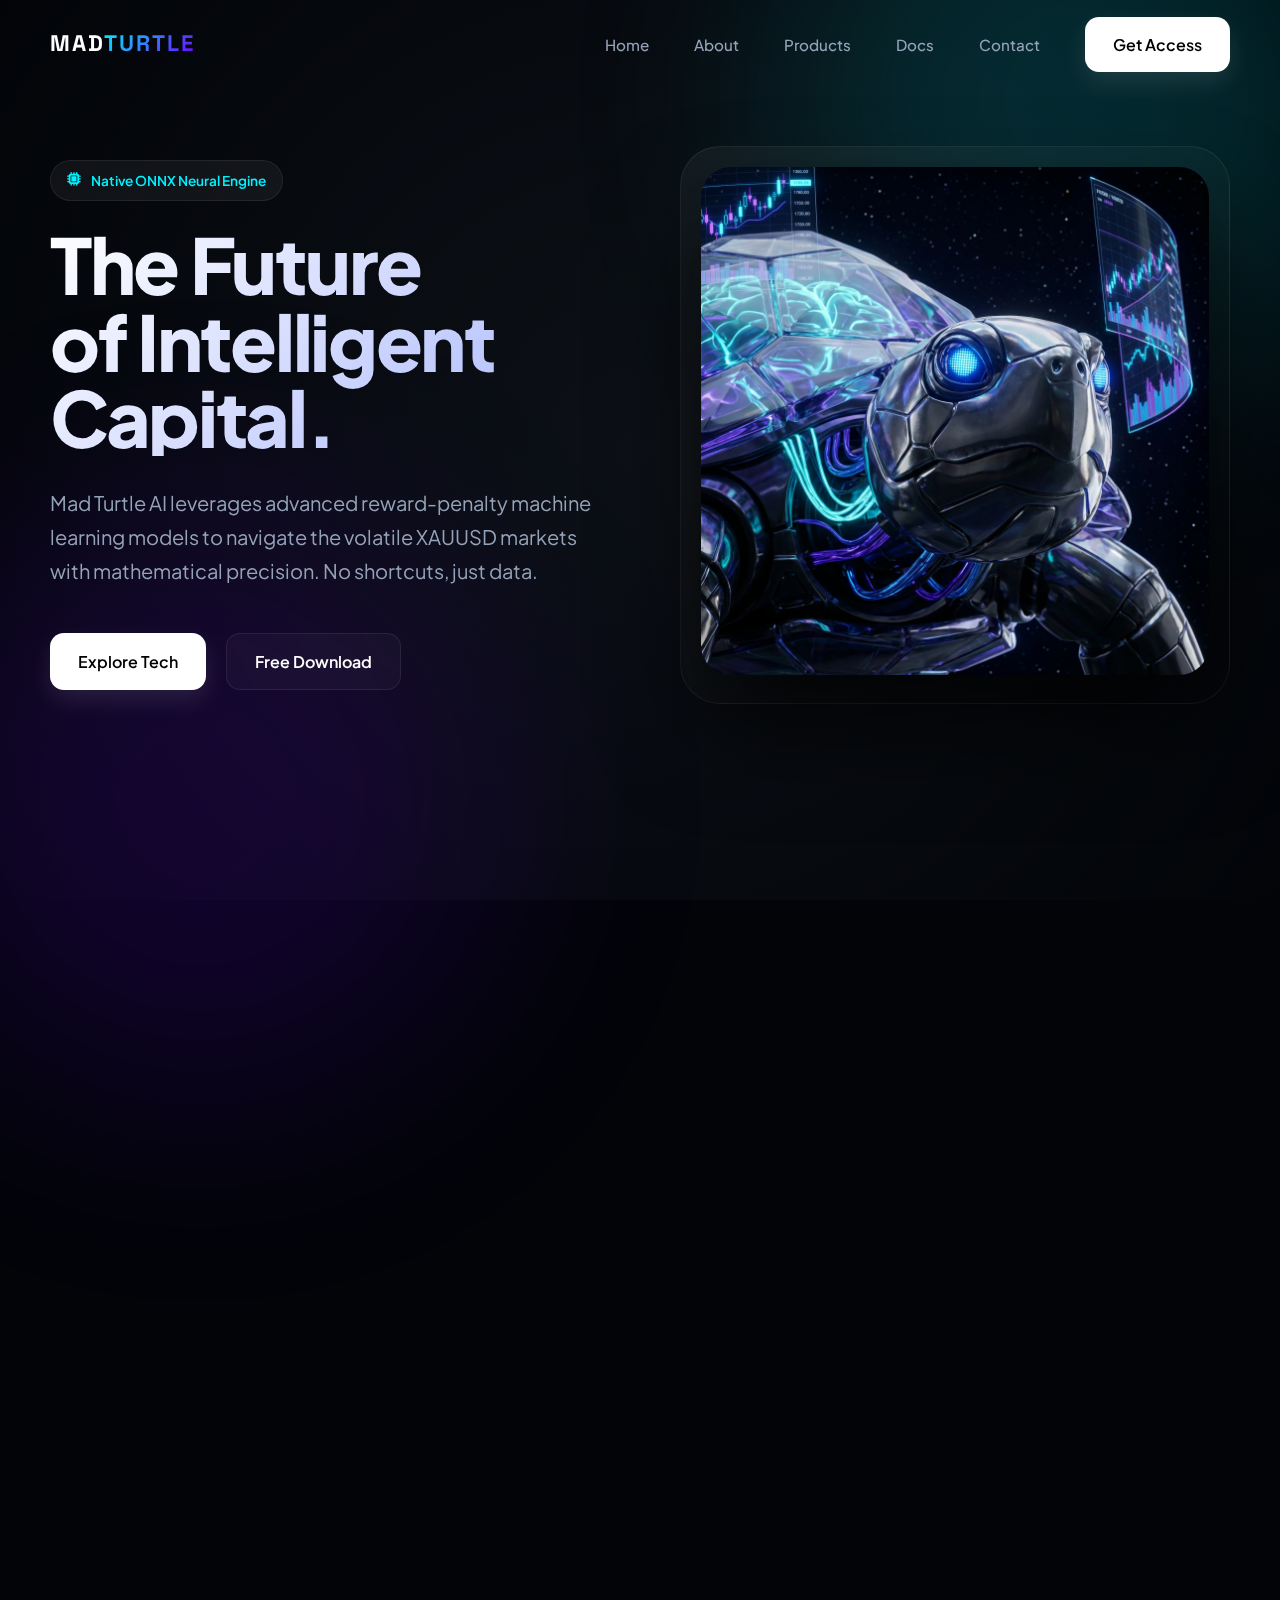
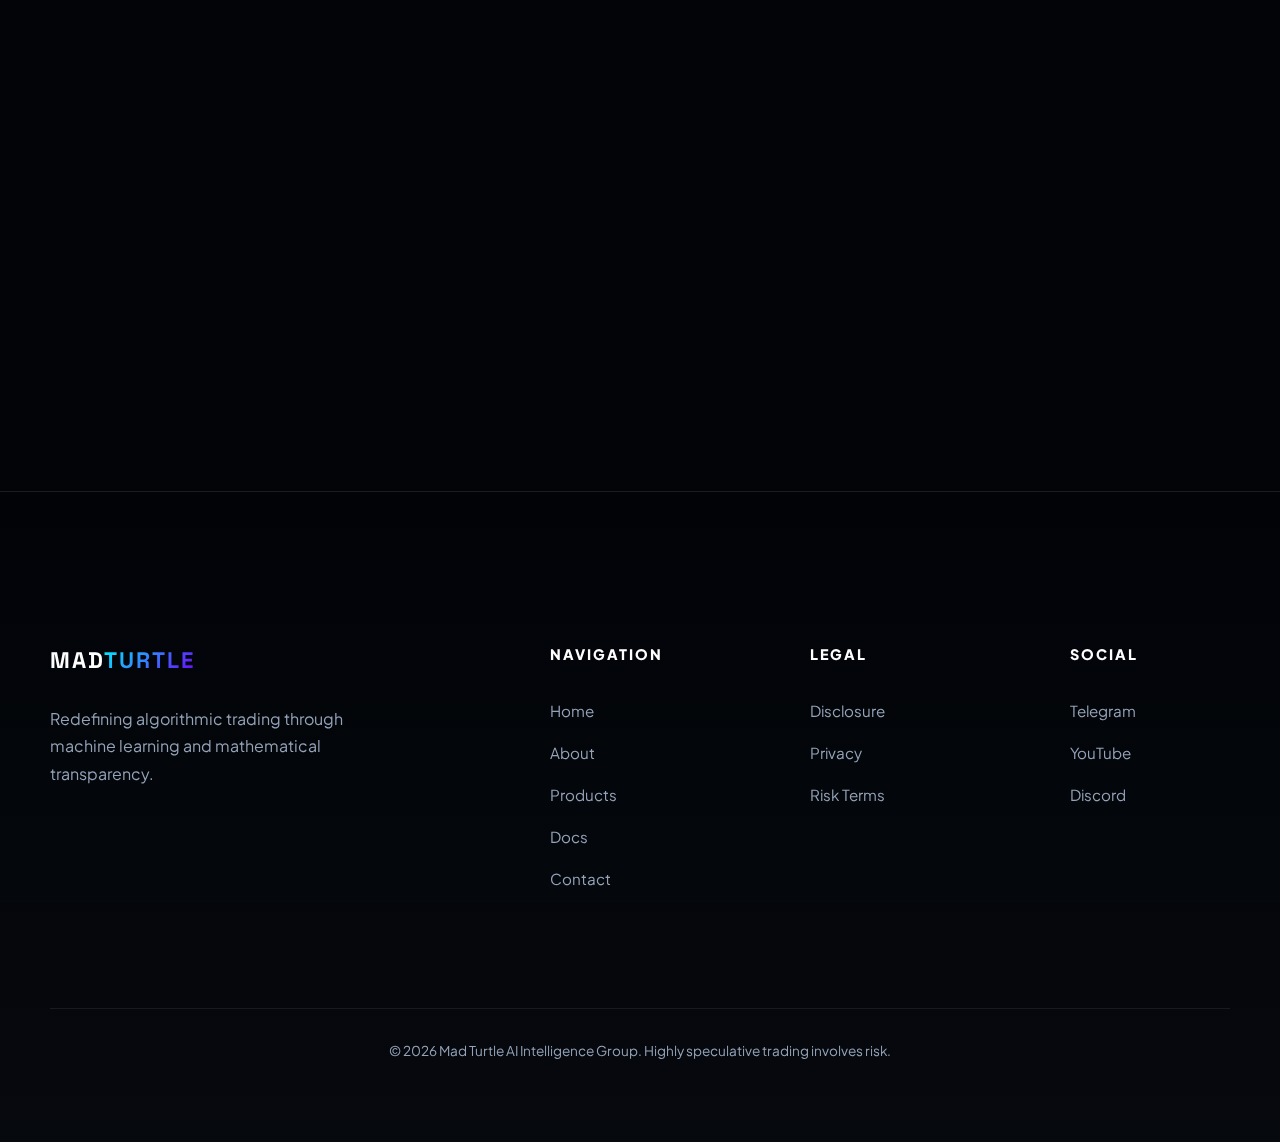
<file: index.html>
<!DOCTYPE html>
<html lang="en">

<head>
    <meta charset="UTF-8">
    <meta name="viewport" content="width=device-width, initial-scale=1.0">
    <title>Mad Turtle AI Official | Ultra-Premium AI Trading</title>

    <!-- SEO Architecture -->
    <meta name="description"
        content="Official Mad Turtle AI Landing Page. Experience high-end machine learning in trading with our ONNX-integrated MT5 Expert Advisor. Pure Mathematical Intelligence.">
    <meta name="keywords"
        content="Mad Turtle AI, MT5 Bot, Machine Learning Trading, ONNX MT5, Forex AI, Gold Trading Bot, XAUUSD EA, Algorithmic Trading">

    <!-- Favicon -->
    <link rel="icon" type="image/png" sizes="32x32" href="assets/favicon-32x32.png">
    <link rel="icon" type="image/png" sizes="16x16" href="assets/favicon-16x16.png">
    <link rel="apple-touch-icon" sizes="180x180" href="assets/apple-touch-icon.png">
    <link rel="manifest" href="site.webmanifest">
    <meta name="theme-color" content="#020408">

    <!-- Aesthetics -->
    <link rel="stylesheet" href="style.css">
    <link rel="stylesheet" href="https://cdnjs.cloudflare.com/ajax/libs/font-awesome/6.5.1/css/all.min.css">
</head>

<body>

    <div class="canvas-bg"></div>
    <div class="glow-orb orb-primary"></div>
    <div class="glow-orb orb-secondary"></div>

    <!-- Premium Navigation -->
    <header id="site-header">
        <div class="nav-container">
            <a href="index.html" class="logo">MAD<span class="accent-gradient">TURTLE</span></a>
            <nav class="nav-links">
                <a href="index.html" class="nav-link">Home</a>
                <a href="about.html" class="nav-link">About</a>
                <a href="products.html" class="nav-link">Products</a>
                <a href="docs.html" class="nav-link">Docs</a>
                <a href="contact.html" class="nav-link">Contact</a>
                <a href="https://infinityalgoacademy.net/item/ai-machine-learning-trading-bot-mad-turtle/"
                    class="btn-v2 btn-premium">Get Access</a>
            </nav>
        </div>
    </header>

    <!-- Ultra-Premium Hero -->
    <section class="hero-v2 container-v2" style="padding-bottom: 50px;">
        <div class="hero-grid">
            <div class="hero-content reveal-v2">
                <div class="hero-tag">
                    <i class="fas fa-microchip"></i>
                    <span>Native ONNX Neural Engine</span>
                </div>
                <h1 class="hero-title text-gradient">The Future <br>of Intelligent <br>Capital.</h1>
                <p class="hero-desc">Mad Turtle AI leverages advanced reward-penalty machine learning models to navigate
                    the volatile XAUUSD markets with mathematical precision. No shortcuts, just data.</p>
                <div style="display: flex; gap: 20px;">
                    <a href="products.html" class="btn-v2 btn-premium">Explore Tech</a>
                    <a href="https://infinityalgoacademy.net/item/ai-machine-learning-trading-bot-mad-turtle/"
                        class="btn-v2 btn-glass">Free Download</a>
                </div>
            </div>
            <div class="hero-image-v2 reveal-v2" style="transition-delay: 0.2s;">
                <img src="assets/hero_v2.png" alt="Mad Turtle AI Premium Visualization">
            </div>
        </div>
    </section>

    <!-- Stats Bar Premium -->
    <section class="container-v2">
        <div class="stats-floating reveal-v2">
            <div class="stat-v2">
                <span class="stat-val-v2 accent-gradient">4.4M</span>
                <span class="stat-label-v2">Pips Collected</span>
            </div>
            <div class="stat-v2">
                <span class="stat-val-v2 accent-gradient">95%</span>
                <span class="stat-label-v2">Model Accuracy</span>
            </div>
            <div class="stat-v2">
                <span class="stat-val-v2 accent-gradient">1.2K</span>
                <span class="stat-label-v2">Pips Per Trade</span>
            </div>
            <div class="stat-v2">
                <span class="stat-val-v2 accent-gradient">H4</span>
                <span class="stat-label-v2">Stable Frame</span>
            </div>
        </div>
    </section>

    <!-- Feature Grid V2 -->
    <section class="features-v2 container-v2">
        <div class="section-header reveal-v2">
            <h2 class="text-gradient">Engineered for Performance</h2>
            <p style="color: var(--text-dim); max-width: 600px; margin: 0 auto;">We use institutional-grade engineering
                to ensure low-drawdown survival in modern markets.</p>
        </div>

        <div class="feature-grid-v2">
            <div class="feature-card-v2 reveal-v2">
                <div class="card-badge">Neural DNA</div>
                <div class="icon-box" style="color: #00f2ff; box-shadow: 0 0 20px rgba(0, 242, 255, 0.1);"><i
                        class="fas fa-brain"></i></div>
                <h3>Neural Execution</h3>
                <p>Advanced neural networks processing 15+ years of historical volatility data to find high-probability
                    trade candidates with surgical precision.</p>
            </div>
            <div class="feature-card-v2 reveal-v2" style="transition-delay: 0.1s;">
                <div class="card-badge">Safety Protocol</div>
                <div class="icon-box" style="color: #4facfe; box-shadow: 0 0 20px rgba(79, 172, 254, 0.1);"><i
                        class="fas fa-shield-alt"></i></div>
                <h3>Absolute Safety</h3>
                <p>Zero Martingale. Zero Grid. Every trade is protected by an individual AI-calculated stop-loss
                    designed for maximum equity longevity.</p>
            </div>
            <div class="feature-card-v2 reveal-v2" style="transition-delay: 0.2s;">
                <div class="card-badge">Edge Compute</div>
                <div class="icon-box" style="color: #00f2fe; box-shadow: 0 0 20px rgba(0, 242, 254, 0.1);"><i
                        class="fas fa-hourglass-start"></i></div>
                <h3>Local Integrity</h3>
                <p>Models run locally on your terminal via the MT5 ONNX library. No external latency, no cloud risks,
                    and absolute data privacy.</p>
            </div>
        </div>
    </section>

    <!-- Premium Footer -->
    <footer-v2>
        <div class="container-v2">
            <div class="footer-grid-v2">
                <div>
                    <a href="index.html" class="logo">MAD<span class="accent-gradient">TURTLE</span></a>
                    <p class="footer-desc">Redefining algorithmic trading through machine learning and mathematical
                        transparency.</p>
                </div>
                <div>
                    <h4 class="footer-title">Navigation</h4>
                    <ul class="footer-links-list">
                        <li><a href="index.html">Home</a></li>
                        <li><a href="about.html">About</a></li>
                        <li><a href="products.html">Products</a></li>
                        <li><a href="docs.html">Docs</a></li>
                        <li><a href="contact.html">Contact</a></li>
                    </ul>
                </div>
                <div>
                    <h4 class="footer-title">Legal</h4>
                    <ul class="footer-links-list">
                        <li><a href="terms.html">Disclosure</a></li>
                        <li><a href="terms.html">Privacy</a></li>
                        <li><a href="terms.html">Risk Terms</a></li>
                    </ul>
                </div>
                <div>
                    <h4 class="footer-title">Social</h4>
                    <ul class="footer-links-list">
                        <li><a href="#">Telegram</a></li>
                        <li><a href="#">YouTube</a></li>
                        <li><a href="#">Discord</a></li>
                    </ul>
                </div>
            </div>
            <div
                style="text-align: center; color: var(--text-dim); font-size: 0.85rem; border-top: 1px solid var(--border-glass); padding-top: 30px;">
                &copy; 2026 Mad Turtle AI Intelligence Group. Highly speculative trading involves risk.
            </div>
        </div>
    </footer-v2>

    <!-- Optimized Scripts -->
    <script src="script.js"></script>
</body>

</html>
</file>
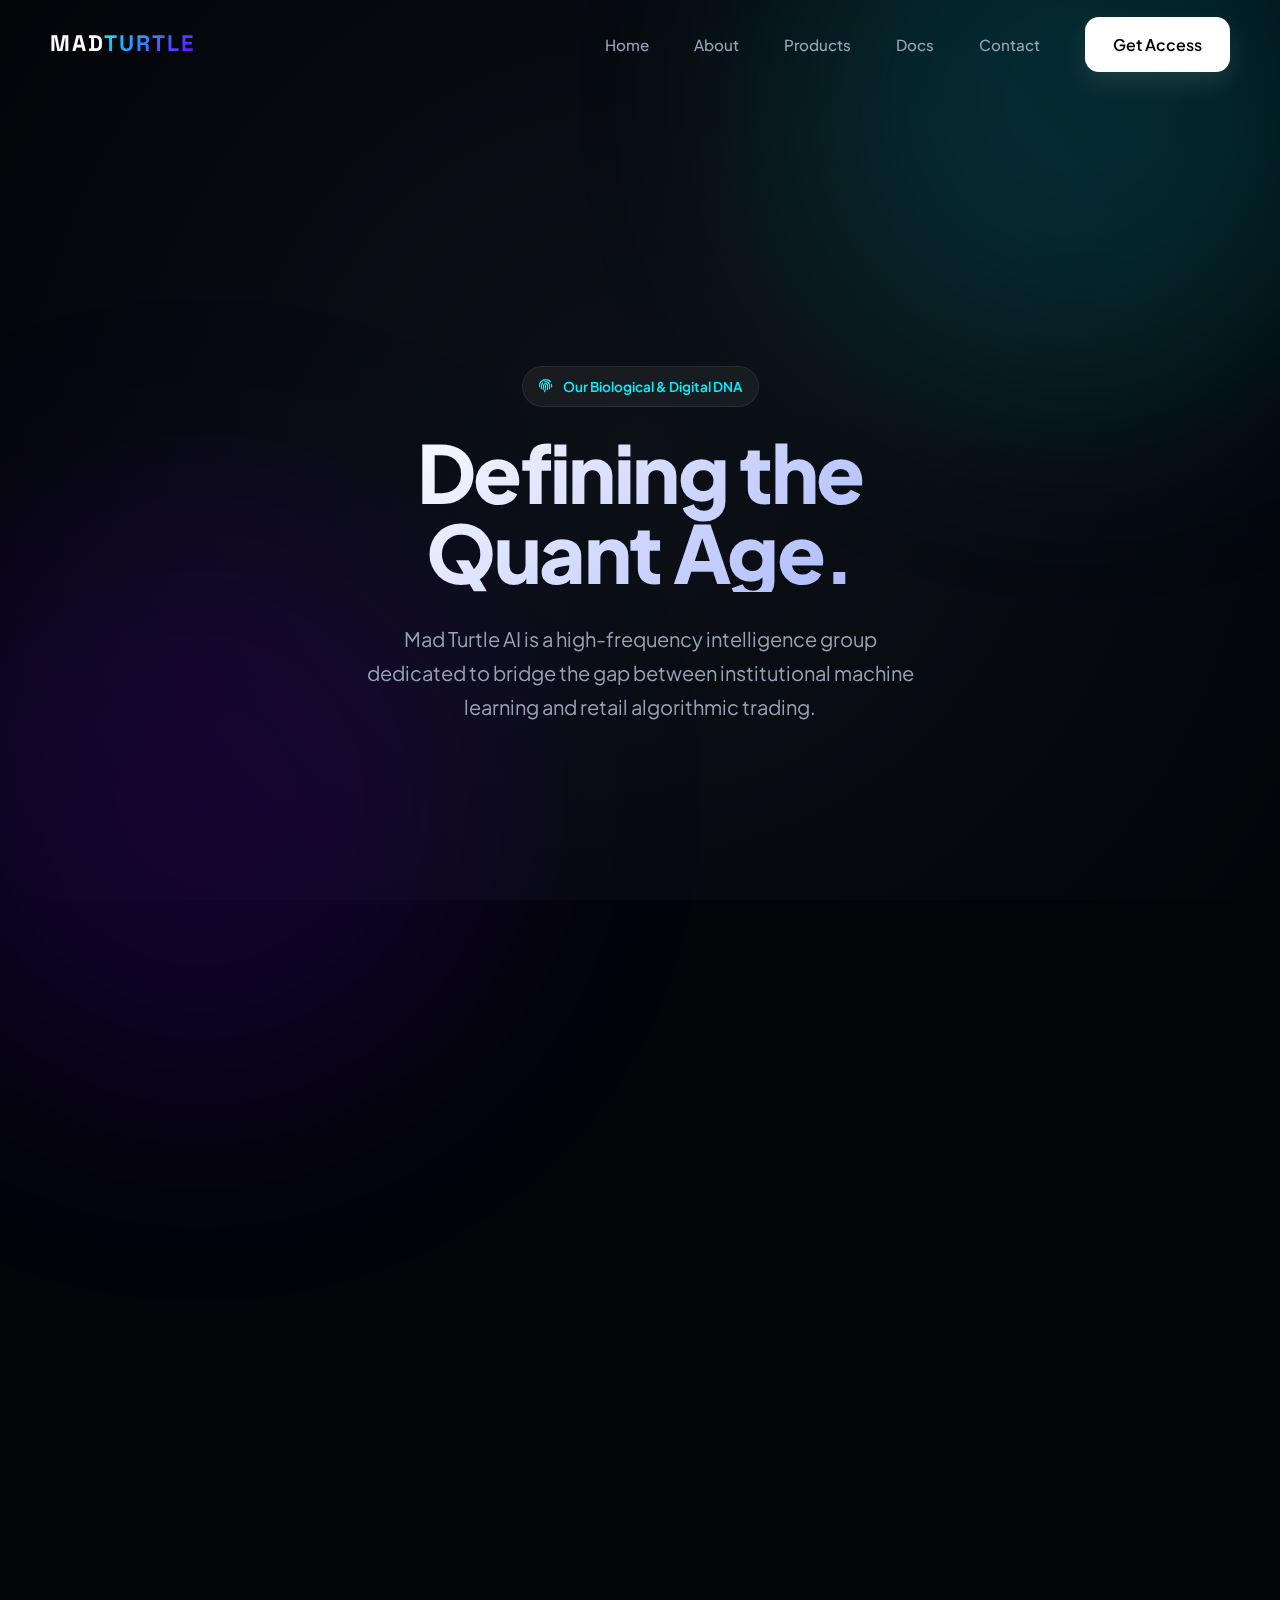
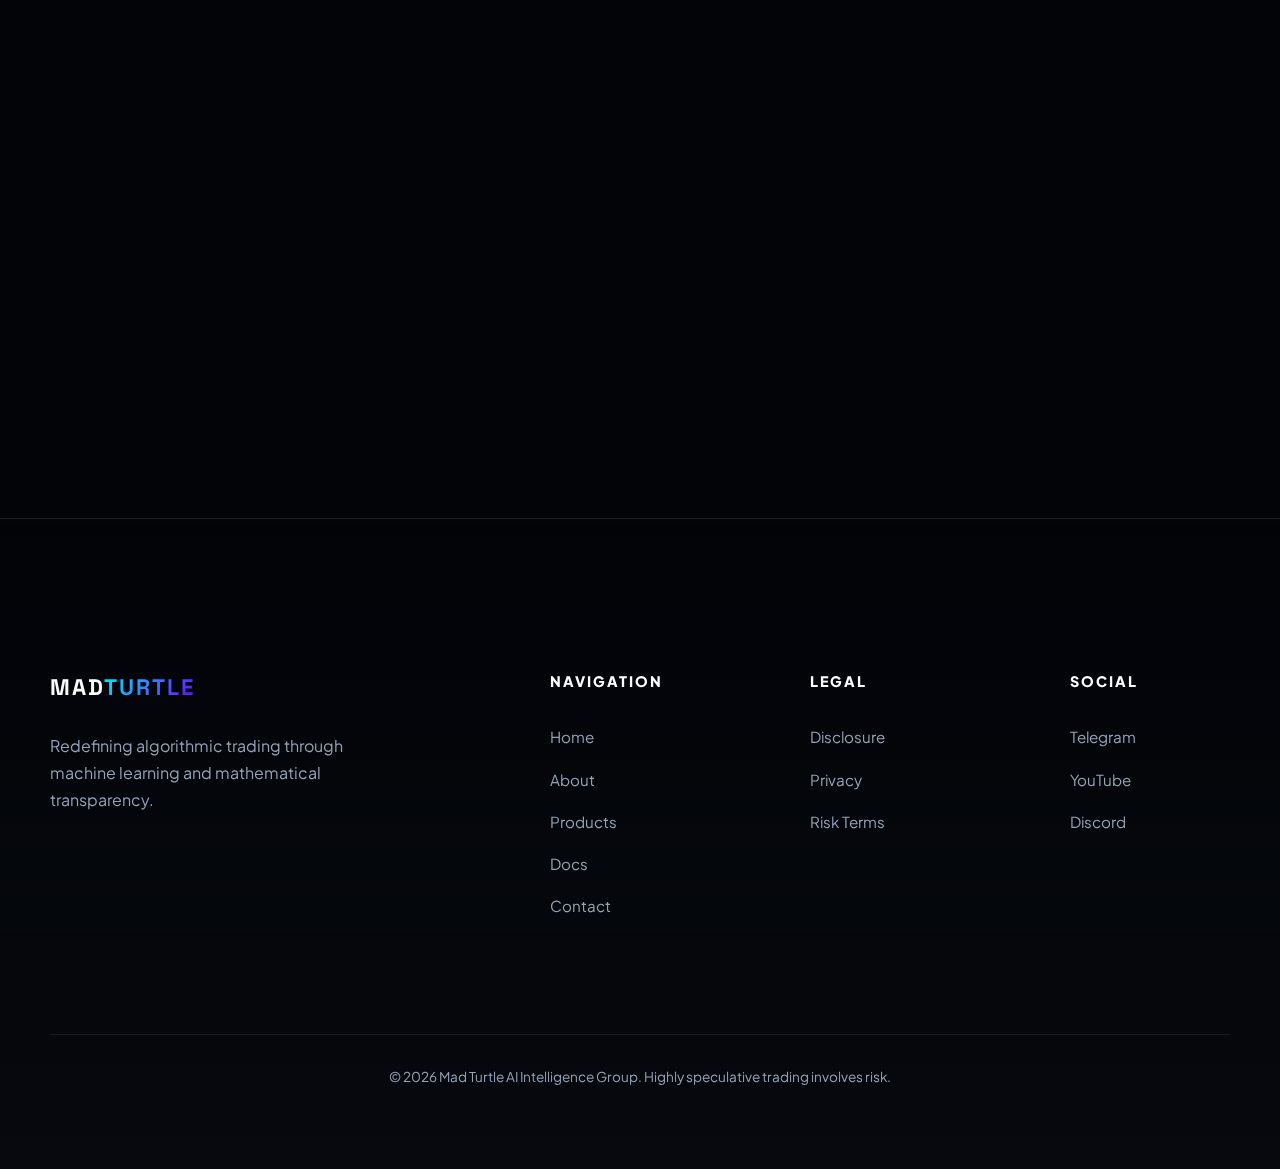
<file: about.html>
<!DOCTYPE html>
<html lang="en">

<head>
    <meta charset="UTF-8">
    <meta name="viewport" content="width=device-width, initial-scale=1.0">
    <title>About Mad Turtle AI | The Neural Standard</title>

    <!-- Favicon -->
    <link rel="icon" type="image/png" sizes="32x32" href="assets/favicon-32x32.png">
    <link rel="icon" type="image/png" sizes="16x16" href="assets/favicon-16x16.png">
    <link rel="apple-touch-icon" sizes="180x180" href="assets/apple-touch-icon.png">
    <link rel="manifest" href="site.webmanifest">
    <meta name="theme-color" content="#020408">

    <link rel="stylesheet" href="style.css">
    <link rel="stylesheet" href="https://cdnjs.cloudflare.com/ajax/libs/font-awesome/6.5.1/css/all.min.css">
</head>

<body>

    <div class="canvas-bg"></div>
    <div class="glow-orb orb-primary"></div>
    <div class="glow-orb orb-secondary"></div>

    <header id="site-header">
        <div class="nav-container">
            <a href="index.html" class="logo">MAD<span class="accent-gradient">TURTLE</span></a>
            <nav class="nav-links">
                <a href="index.html" class="nav-link">Home</a>
                <a href="about.html" class="nav-link">About</a>
                <a href="products.html" class="nav-link">Products</a>
                <a href="docs.html" class="nav-link">Docs</a>
                <a href="contact.html" class="nav-link">Contact</a>
                <a href="https://infinityalgoacademy.net/item/ai-machine-learning-trading-bot-mad-turtle/"
                    class="btn-v2 btn-premium">Get Access</a>
            </nav>
        </div>
    </header>

    <section class="hero-v2 container-v2" style="padding-top: 220px;">
        <div style="text-align: center; max-width: 900px; margin: 0 auto;">
            <div class="hero-tag reveal-v2">
                <i class="fas fa-fingerprint"></i>
                <span>Our Biological & Digital DNA</span>
            </div>
            <h1 class="hero-title text-gradient reveal-v2" style="font-size: 5rem;">Defining the <br>Quant Age.</h1>
            <p class="hero-desc reveal-v2" style="margin: 30px auto;">Mad Turtle AI is a high-frequency intelligence
                group dedicated to bridge the gap between institutional machine learning and retail algorithmic trading.
            </p>
        </div>
    </section>

    <section class="container-v2" style="padding-bottom: 150px;">
        <div class="feature-grid-v2">
            <div class="feature-card-v2 reveal-v2">
                <div class="icon-box"><i class="fas fa-eye"></i></div>
                <h3>Visionary Logic</h3>
                <p>We believe that market transparency is born from data. Our vision is to replace "black-box" trading
                    with provable AI probability models.</p>
            </div>
            <div class="feature-card-v2 reveal-v2" style="transition-delay: 0.1s;">
                <div class="icon-box"><i class="fas fa-vial"></i></div>
                <h3>Iterative Research</h3>
                <p>Behind every trade is a thousand hours of backtesting. We use custom ensemble methods to ensure our
                    models adapt to evolving market regimes.</p>
            </div>
            <div class="feature-card-v2 reveal-v2" style="transition-delay: 0.2s;">
                <div class="icon-box"><i class="fas fa-globe-americas"></i></div>
                <h3>Global Pulse</h3>
                <p>With thousands of active terminals, we monitor the global flow of capital to refine our feature
                    engineering in real-time.</p>
            </div>
        </div>

        <div class="hero-image-v2 reveal-v2" style="margin-top: 100px; padding: 60px;">
            <h2 class="text-gradient" style="font-size: 3rem; margin-bottom: 30px;">The Mad Turtle Philosophy</h2>
            <p style="color: var(--text-dim); font-size: 1.15rem; line-height: 2;">
                In the 1980s, the "Turtle Traders" proved that discipline could be taught through rule-based systems. In
                2026, we have taken that philosophy and injected it with neural intelligence. We aren't just following
                rules; we are following data patterns. Our "Mad" approach signifies our relentless pursuit of
                mathematical edges that others overlook, while the "Turtle" reflects our commitment to defensive,
                sustainable growth.
            </p>
        </div>
    </section>

    <footer-v2>
        <div class="container-v2">
            <div class="footer-grid-v2">
                <div>
                    <a href="index.html" class="logo">MAD<span class="accent-gradient">TURTLE</span></a>
                    <p class="footer-desc">Redefining algorithmic trading through machine learning and mathematical
                        transparency.</p>
                </div>
                <div>
                    <h4 class="footer-title">Navigation</h4>
                    <ul class="footer-links-list">
                        <li><a href="index.html">Home</a></li>
                        <li><a href="about.html">About</a></li>
                        <li><a href="products.html">Products</a></li>
                        <li><a href="docs.html">Docs</a></li>
                        <li><a href="contact.html">Contact</a></li>
                    </ul>
                </div>
                <div>
                    <h4 class="footer-title">Legal</h4>
                    <ul class="footer-links-list">
                        <li><a href="terms.html">Disclosure</a></li>
                        <li><a href="terms.html">Privacy</a></li>
                        <li><a href="terms.html">Risk Terms</a></li>
                    </ul>
                </div>
                <div>
                    <h4 class="footer-title">Social</h4>
                    <ul class="footer-links-list">
                        <li><a href="https://t.me/King_arius_dz">Telegram</a></li>
                        <li><a href="https://www.youtube.com/@InfinityAlgoAcademy">YouTube</a></li>
                        <li><a href="https://discord.gg/InfinityAlgoAcademy">Discord</a></li>
                    </ul>
                </div>
            </div>
            <div
                style="text-align: center; color: var(--text-dim); font-size: 0.85rem; border-top: 1px solid var(--border-glass); padding-top: 30px;">
                &copy; 2026 Mad Turtle AI Intelligence Group. Highly speculative trading involves risk.
            </div>
        </div>
    </footer-v2>

    <script src="script.js"></script>
</body>

</html>
</file>
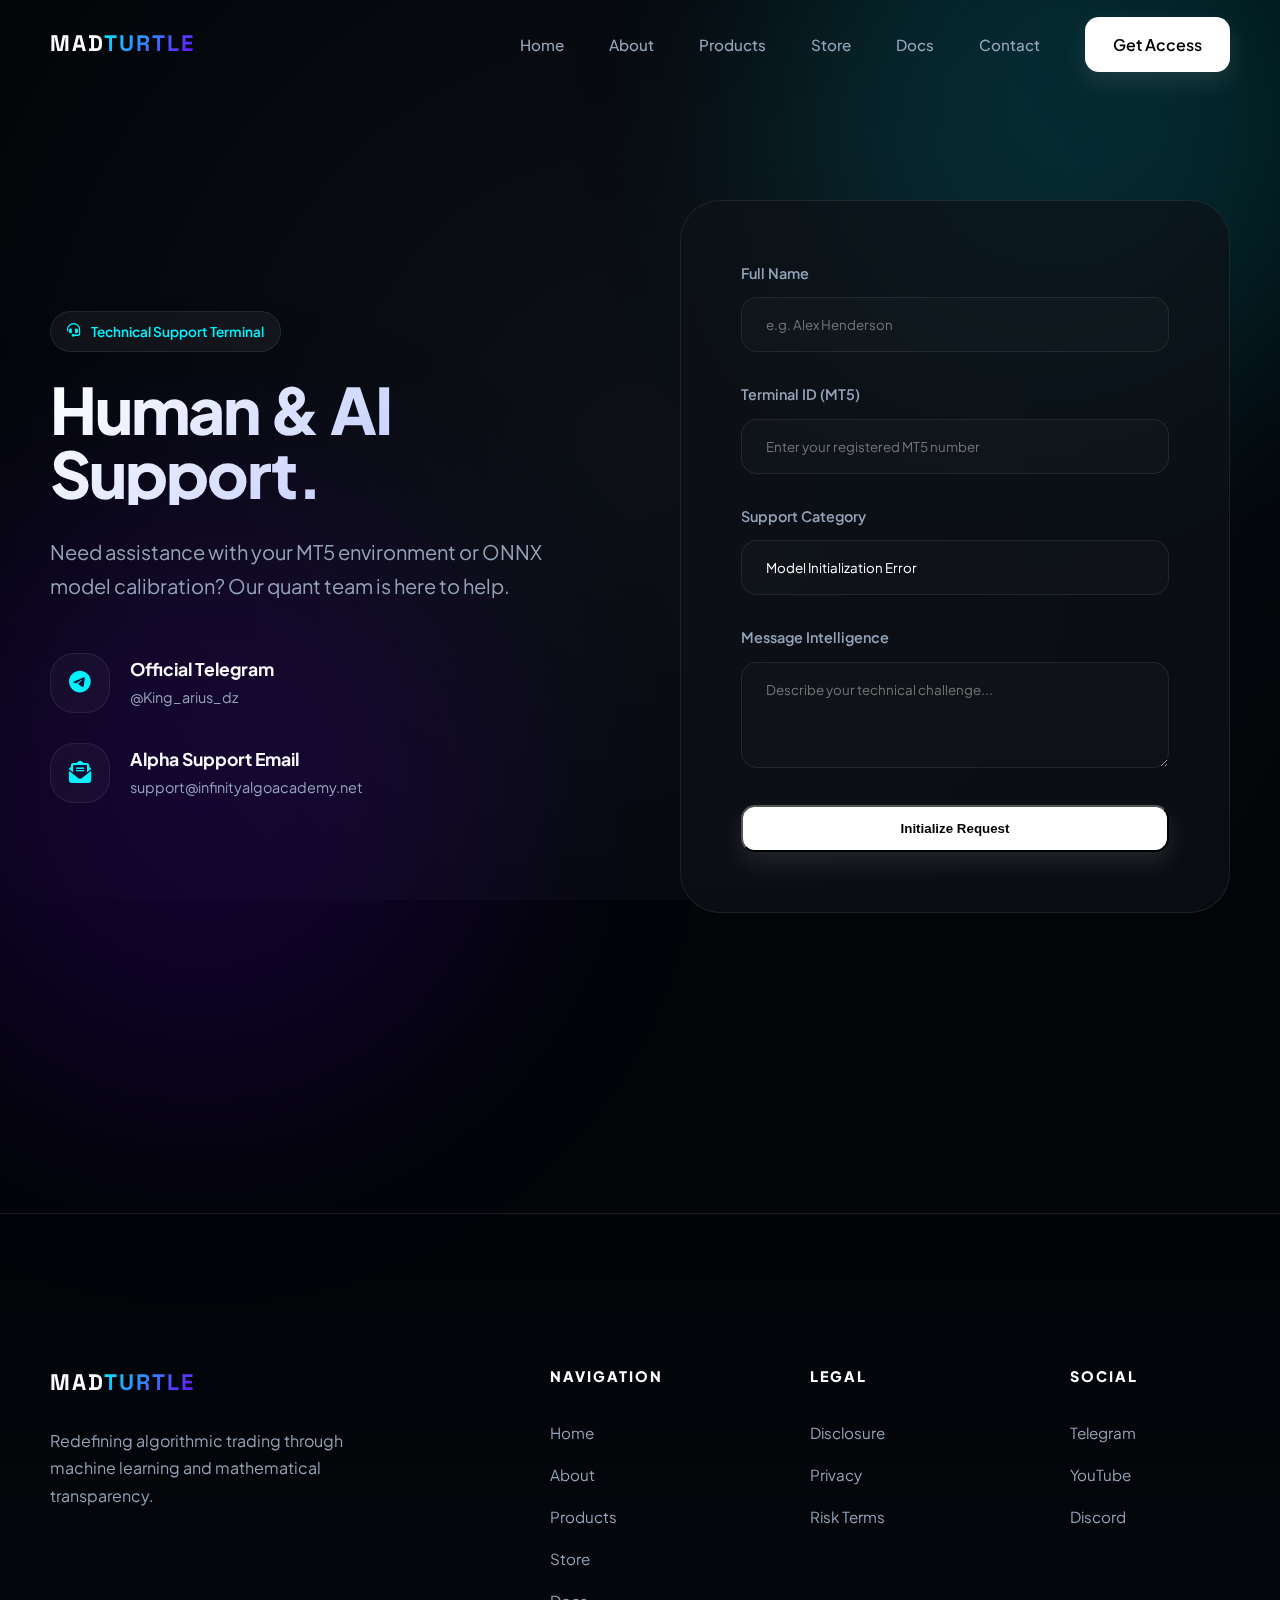
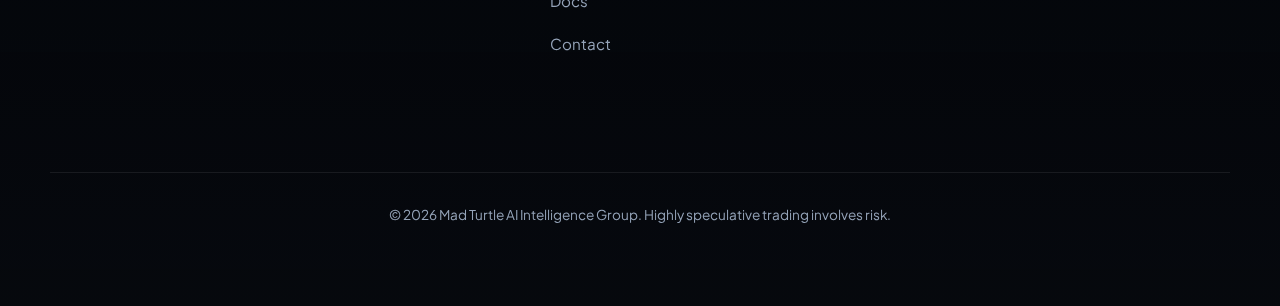
<file: contact.html>
<!DOCTYPE html>
<html lang="en">

<head>
    <meta charset="UTF-8">
    <meta name="viewport" content="width=device-width, initial-scale=1.0">
    <title>Contact Intelligence Support | Mad Turtle AI</title>

    <!-- Favicon -->
    <link rel="icon" type="image/png" sizes="32x32" href="assets/favicon-32x32.png">
    <link rel="icon" type="image/png" sizes="16x16" href="assets/favicon-16x16.png">
    <link rel="apple-touch-icon" sizes="180x180" href="assets/apple-touch-icon.png">
    <link rel="manifest" href="site.webmanifest">
    <meta name="theme-color" content="#020408">

    <link rel="stylesheet" href="style.css">
    <link rel="stylesheet" href="https://cdnjs.cloudflare.com/ajax/libs/font-awesome/6.5.1/css/all.min.css">
    <style>
        .contact-form-v2 {
            background: var(--bg-card);
            padding: 60px;
            border-radius: 40px;
            border: 1px solid var(--border-glass);
            backdrop-filter: blur(20px);
        }

        .form-group {
            margin-bottom: 30px;
        }

        .form-label {
            display: block;
            margin-bottom: 12px;
            font-size: 0.9rem;
            font-weight: 600;
            color: var(--text-dim);
        }

        .form-input {
            width: 100%;
            background: rgba(255, 255, 255, 0.02);
            border: 1px solid var(--border-glass);
            padding: 18px 24px;
            border-radius: 16px;
            color: #fff;
            font-family: var(--font-jakarta);
            transition: var(--transition-smooth);
        }

        .form-input:focus {
            outline: none;
            border-color: var(--primary-glow);
            background: rgba(255, 255, 255, 0.05);
            box-shadow: 0 0 20px rgba(0, 242, 255, 0.1);
        }

        .form-select {
            appearance: none;
            cursor: pointer;
        }
    </style>
</head>

<body>

    <div class="canvas-bg"></div>
    <div class="glow-orb orb-primary"></div>
    <div class="glow-orb orb-secondary"></div>

    <header id="site-header">
        <div class="nav-container">
            <a href="index.html" class="logo">MAD<span class="accent-gradient">TURTLE</span></a>
            <nav class="nav-links">
                <a href="index.html" class="nav-link">Home</a>
                <a href="about.html" class="nav-link">About</a>
                <a href="products.html" class="nav-link">Products</a>
                <a href="store.html" class="nav-link">Store</a>
                <a href="docs.html" class="nav-link">Docs</a>
                <a href="contact.html" class="nav-link">Contact</a>
                <a href="https://infinityalgoacademy.net/item/ai-machine-learning-trading-bot-mad-turtle/"
                    class="btn-v2 btn-premium">Get Access</a>
            </nav>
        </div>
    </header>

    <section class="hero-v2 container-v2" style="padding-top: 200px; padding-bottom: 150px;">
        <div class="hero-grid">
            <div class="hero-content reveal-v2">
                <div class="hero-tag">
                    <i class="fas fa-headset"></i>
                    <span>Technical Support Terminal</span>
                </div>
                <h1 class="hero-title text-gradient" style="font-size: 4rem;">Human & AI <br>Support.</h1>
                <p class="hero-desc">Need assistance with your MT5 environment or ONNX model calibration? Our quant team
                    is here to help.</p>

                <div style="display: grid; gap: 30px; margin-top: 50px;">
                    <div style="display: flex; gap: 20px; align-items: center;">
                        <div class="icon-box" style="margin-bottom: 0; width: 60px; height: 60px; font-size: 1.4rem;"><i
                                class="fab fa-telegram-plane"></i></div>
                        <div>
                            <h4 style="font-size: 1.1rem;">Official Telegram</h4>
                            <p style="color: var(--text-dim); font-size: 0.9rem;">@King_arius_dz</p>
                        </div>
                    </div>
                    <div style="display: flex; gap: 20px; align-items: center;">
                        <div class="icon-box" style="margin-bottom: 0; width: 60px; height: 60px; font-size: 1.4rem;"><i
                                class="fas fa-envelope-open-text"></i></div>
                        <div>
                            <h4 style="font-size: 1.1rem;">Alpha Support Email</h4>
                            <p style="color: var(--text-dim); font-size: 0.9rem;">support@infinityalgoacademy.net</p>
                        </div>
                    </div>
                </div>
            </div>

            <div class="contact-form-v2 reveal-v2" style="transition-delay: 0.2s;">
                <form action="#">
                    <div class="form-group">
                        <label class="form-label">Full Name</label>
                        <input type="text" class="form-input" placeholder="e.g. Alex Henderson">
                    </div>
                    <div class="form-group">
                        <label class="form-label">Terminal ID (MT5)</label>
                        <input type="text" class="form-input" placeholder="Enter your registered MT5 number">
                    </div>
                    <div class="form-group">
                        <label class="form-label">Support Category</label>
                        <select class="form-input form-select">
                            <option>Model Initialization Error</option>
                            <option>VPS / Latency Issues</option>
                            <option>License Activation</option>
                            <option>Custom Feature Request</option>
                        </select>
                    </div>
                    <div class="form-group">
                        <label class="form-label">Message Intelligence</label>
                        <textarea class="form-input" rows="4"
                            placeholder="Describe your technical challenge..."></textarea>
                    </div>
                    <button type="submit" class="btn-v2 btn-premium"
                        style="width: 100%; justify-content: center;">Initialize Request</button>
                </form>
            </div>
        </div>
    </section>

    <footer-v2>
        <div class="container-v2">
            <div class="footer-grid-v2">
                <div>
                    <a href="index.html" class="logo">MAD<span class="accent-gradient">TURTLE</span></a>
                    <p class="footer-desc">Redefining algorithmic trading through machine learning and mathematical
                        transparency.</p>
                </div>
                <div>
                    <h4 class="footer-title">Navigation</h4>
                    <ul class="footer-links-list">
                        <li><a href="index.html">Home</a></li>
                        <li><a href="about.html">About</a></li>
                        <li><a href="products.html">Products</a></li>
                        <li><a href="store.html">Store</a></li>
                        <li><a href="docs.html">Docs</a></li>
                        <li><a href="contact.html">Contact</a></li>
                    </ul>
                </div>
                <div>
                    <h4 class="footer-title">Legal</h4>
                    <ul class="footer-links-list">
                        <li><a href="terms.html">Disclosure</a></li>
                        <li><a href="terms.html">Privacy</a></li>
                        <li><a href="terms.html">Risk Terms</a></li>
                    </ul>
                </div>
                <div>
                    <h4 class="footer-title">Social</h4>
                    <ul class="footer-links-list">
                        <li><a href="https://t.me/King_arius_dz">Telegram</a></li>
                        <li><a href="https://www.youtube.com/@InfinityAlgoAcademy">YouTube</a></li>
                        <li><a href="https://discord.gg/InfinityAlgoAcademy">Discord</a></li>
                    </ul>
                </div>
            </div>
            <div
                style="text-align: center; color: var(--text-dim); font-size: 0.85rem; border-top: 1px solid var(--border-glass); padding-top: 30px;">
                &copy; 2026 Mad Turtle AI Intelligence Group. Highly speculative trading involves risk.
            </div>
        </div>
    </footer-v2>

    <script src="script.js"></script>
</body>

</html>
</file>
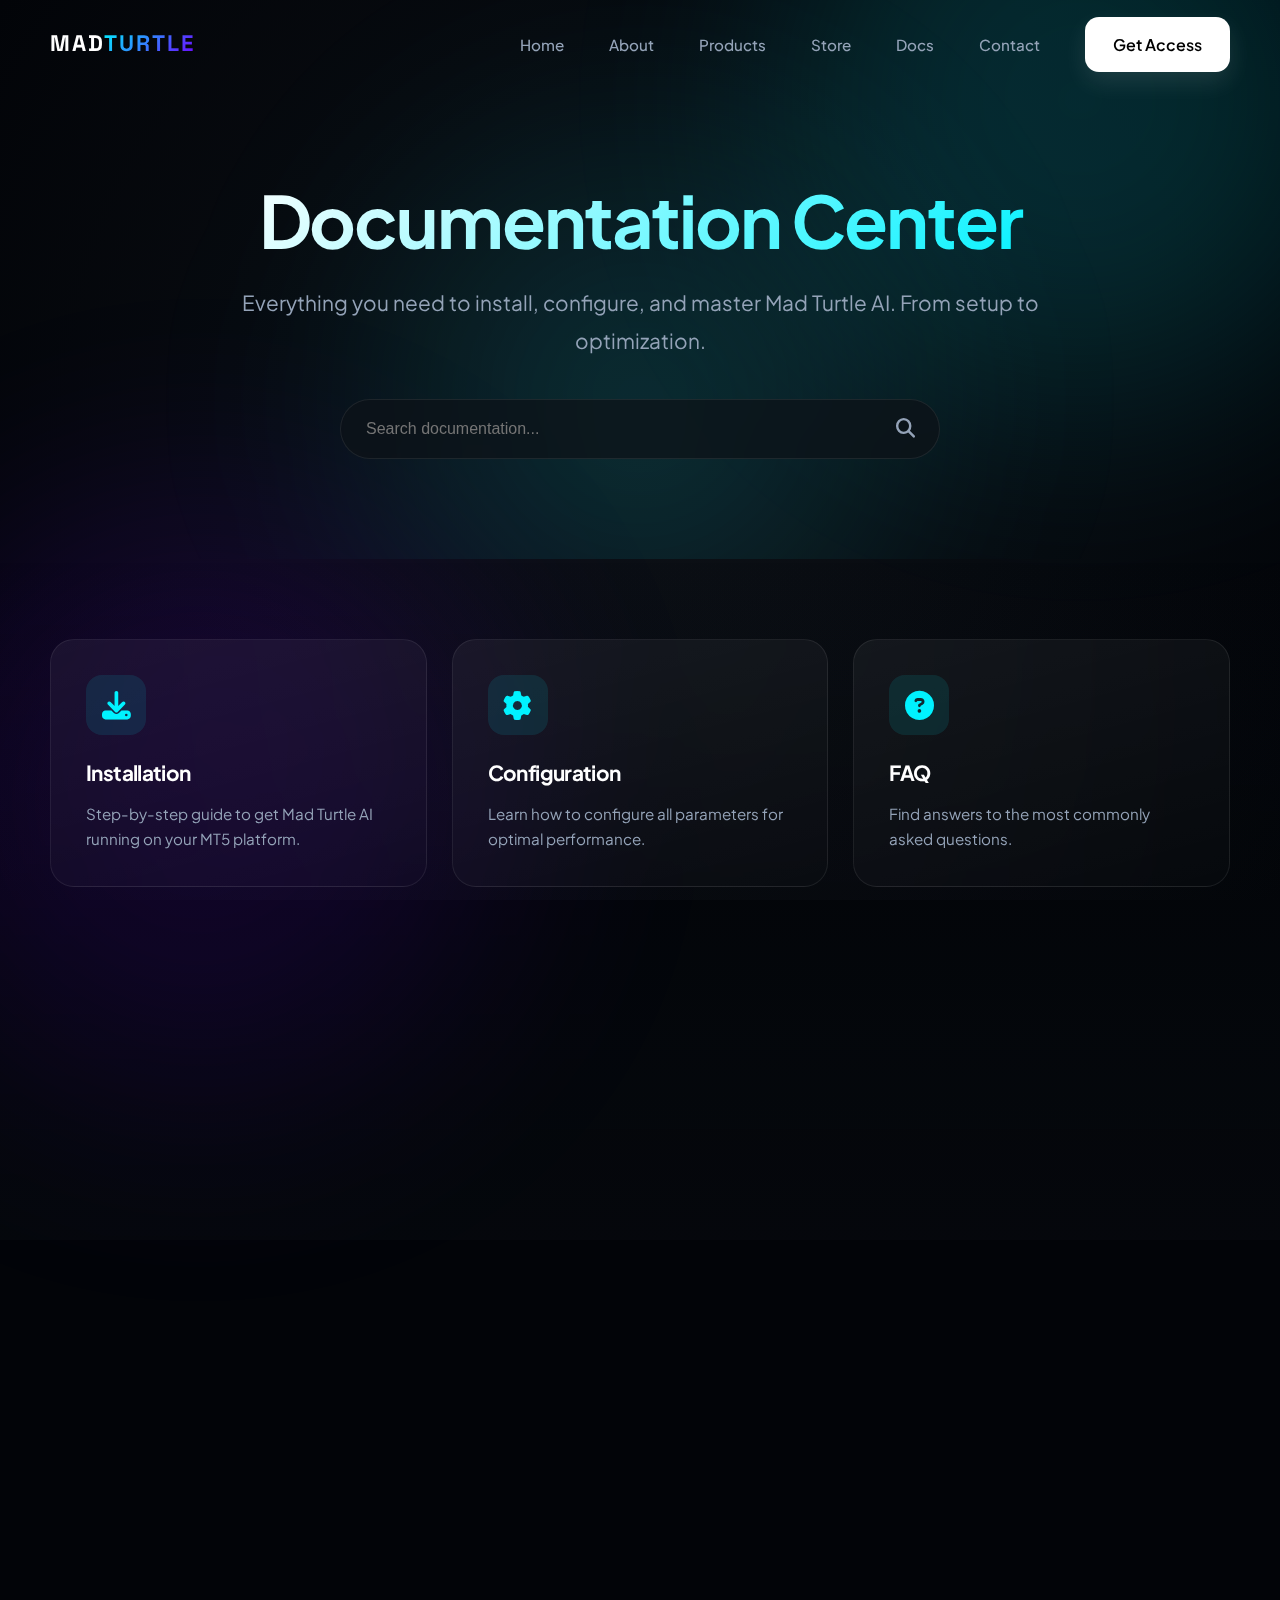
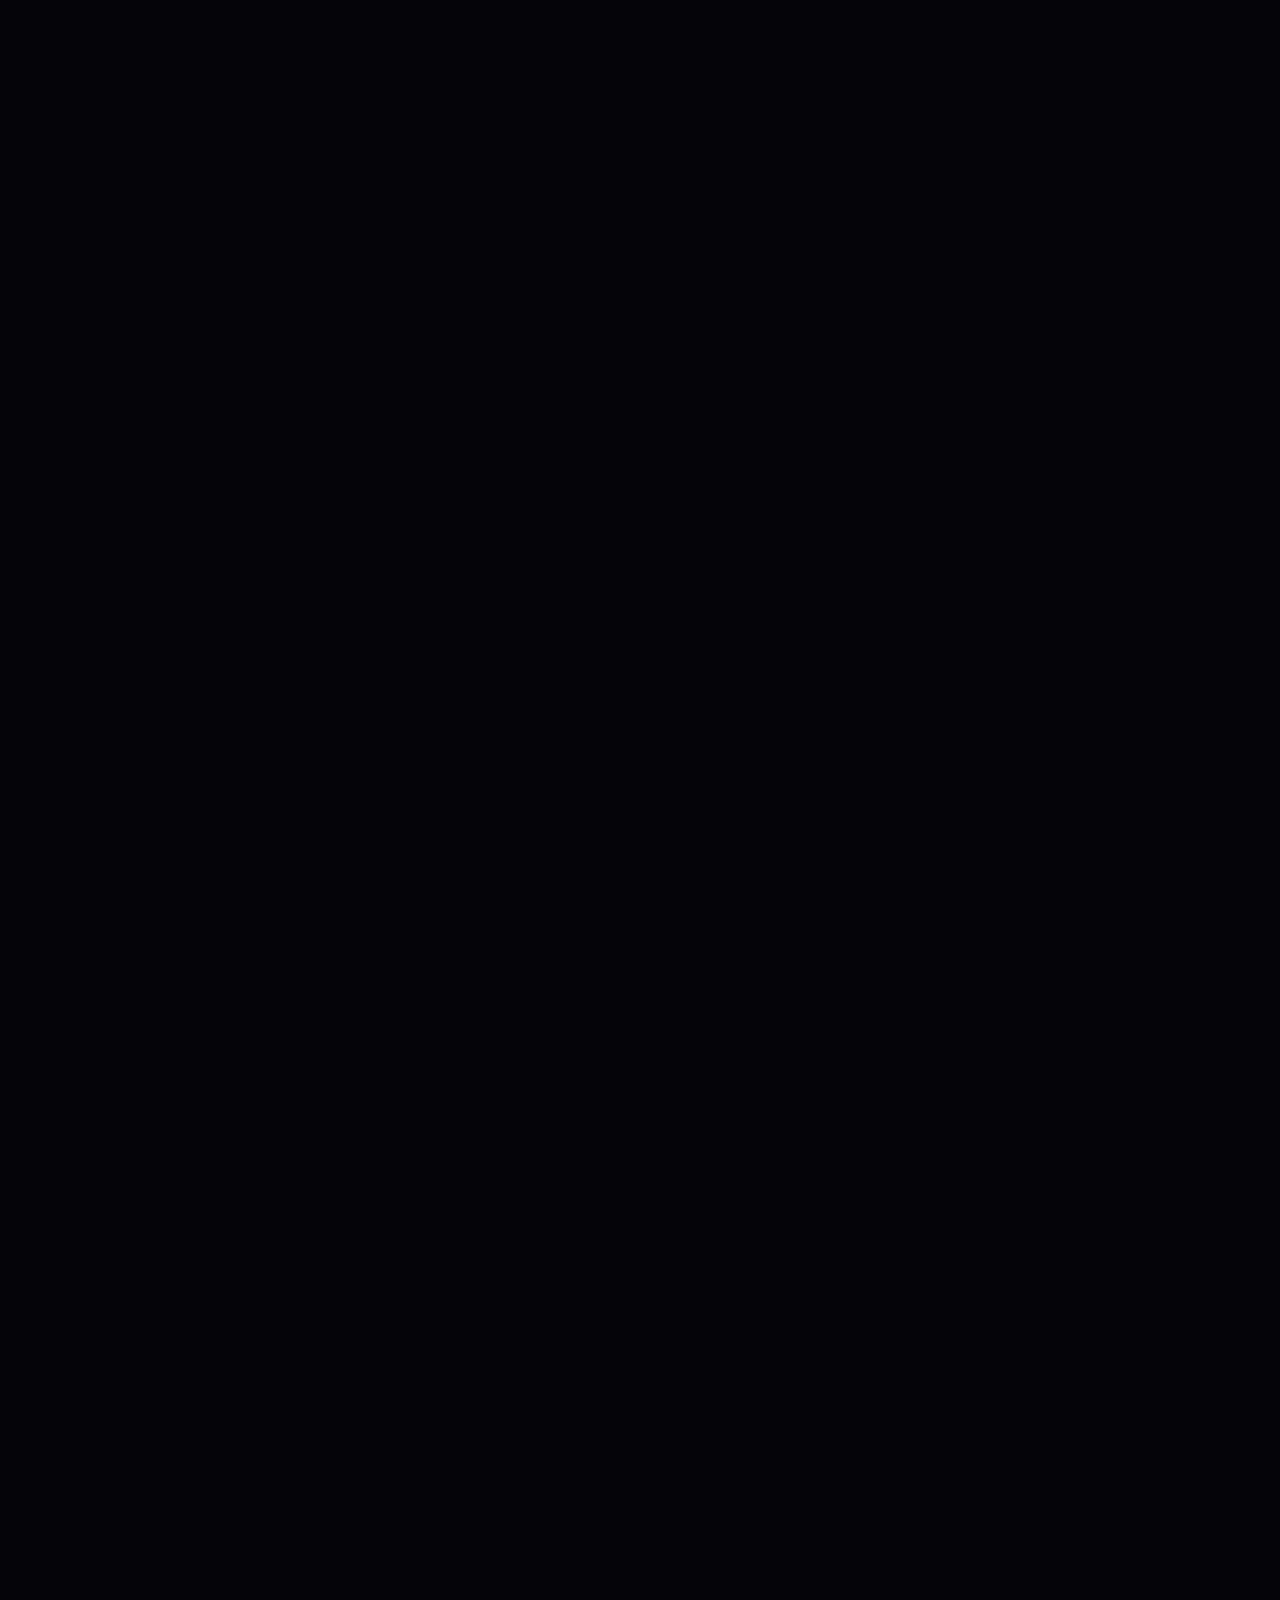
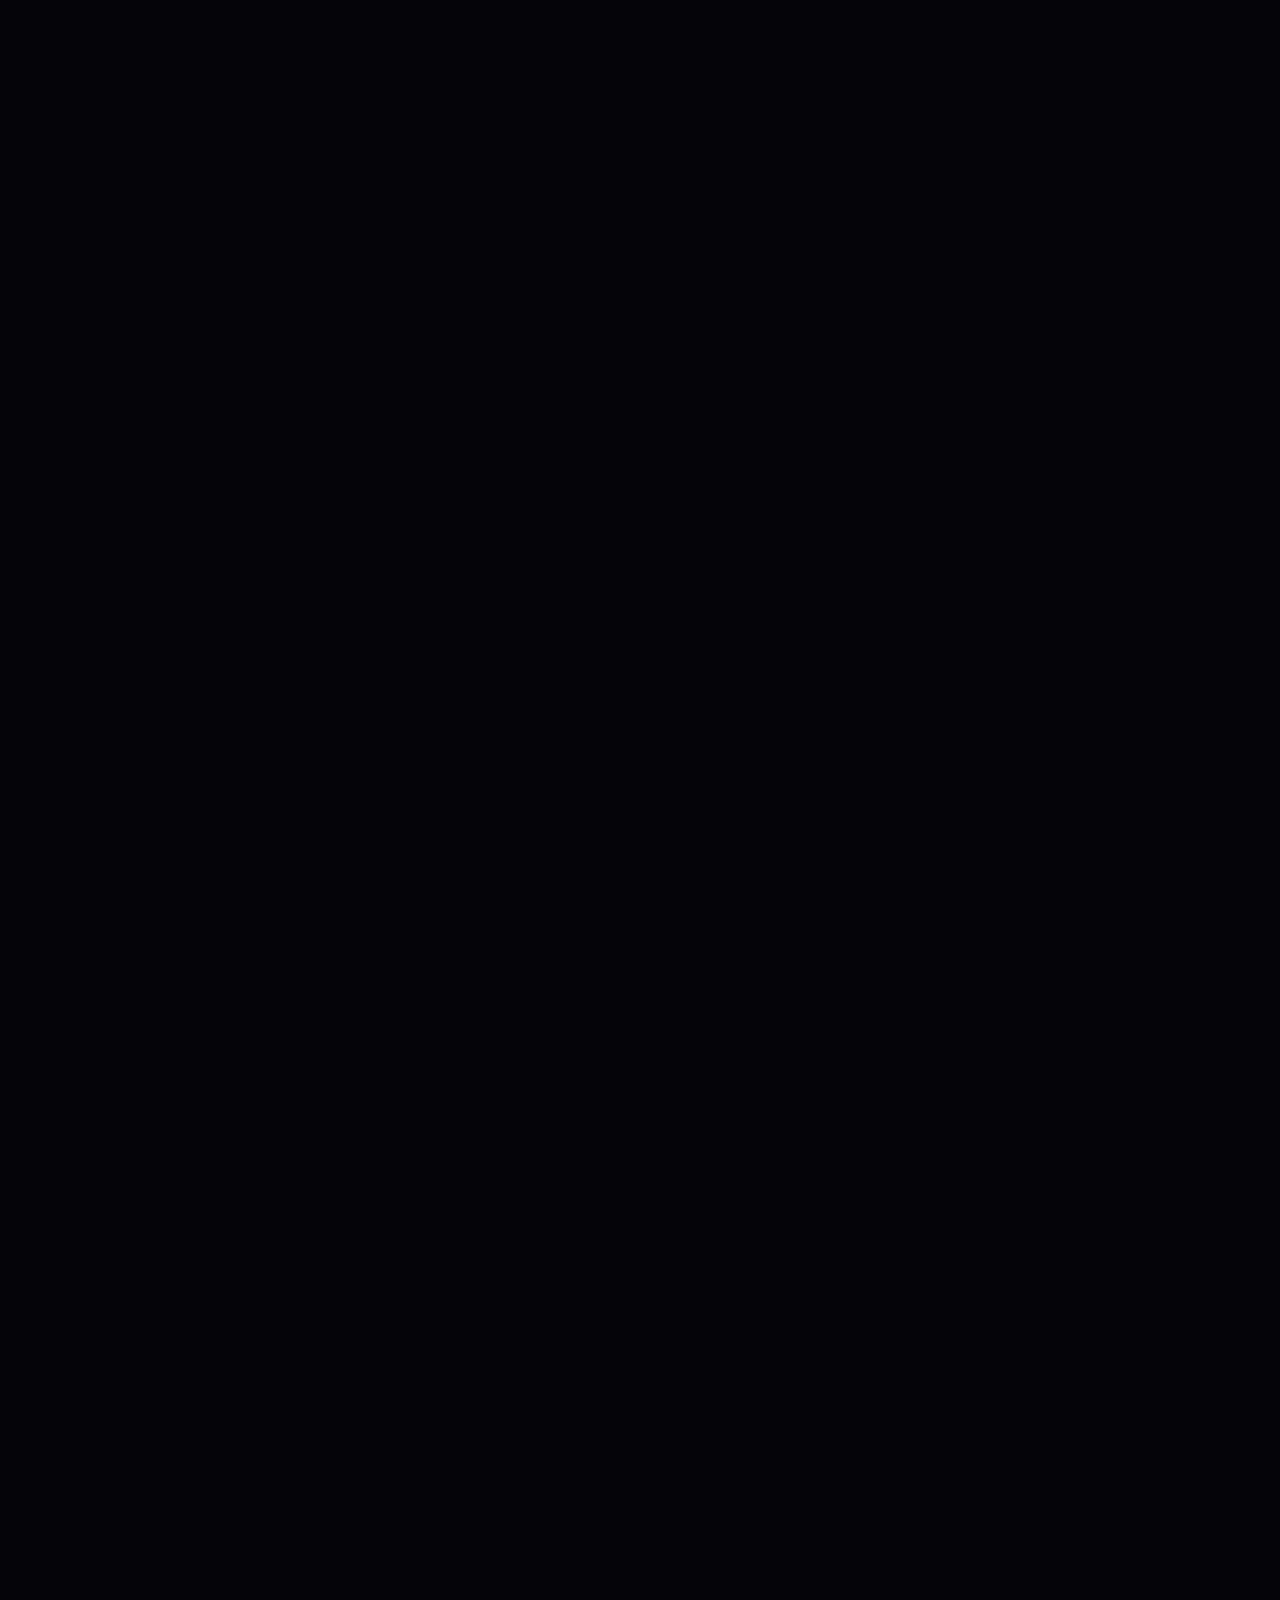
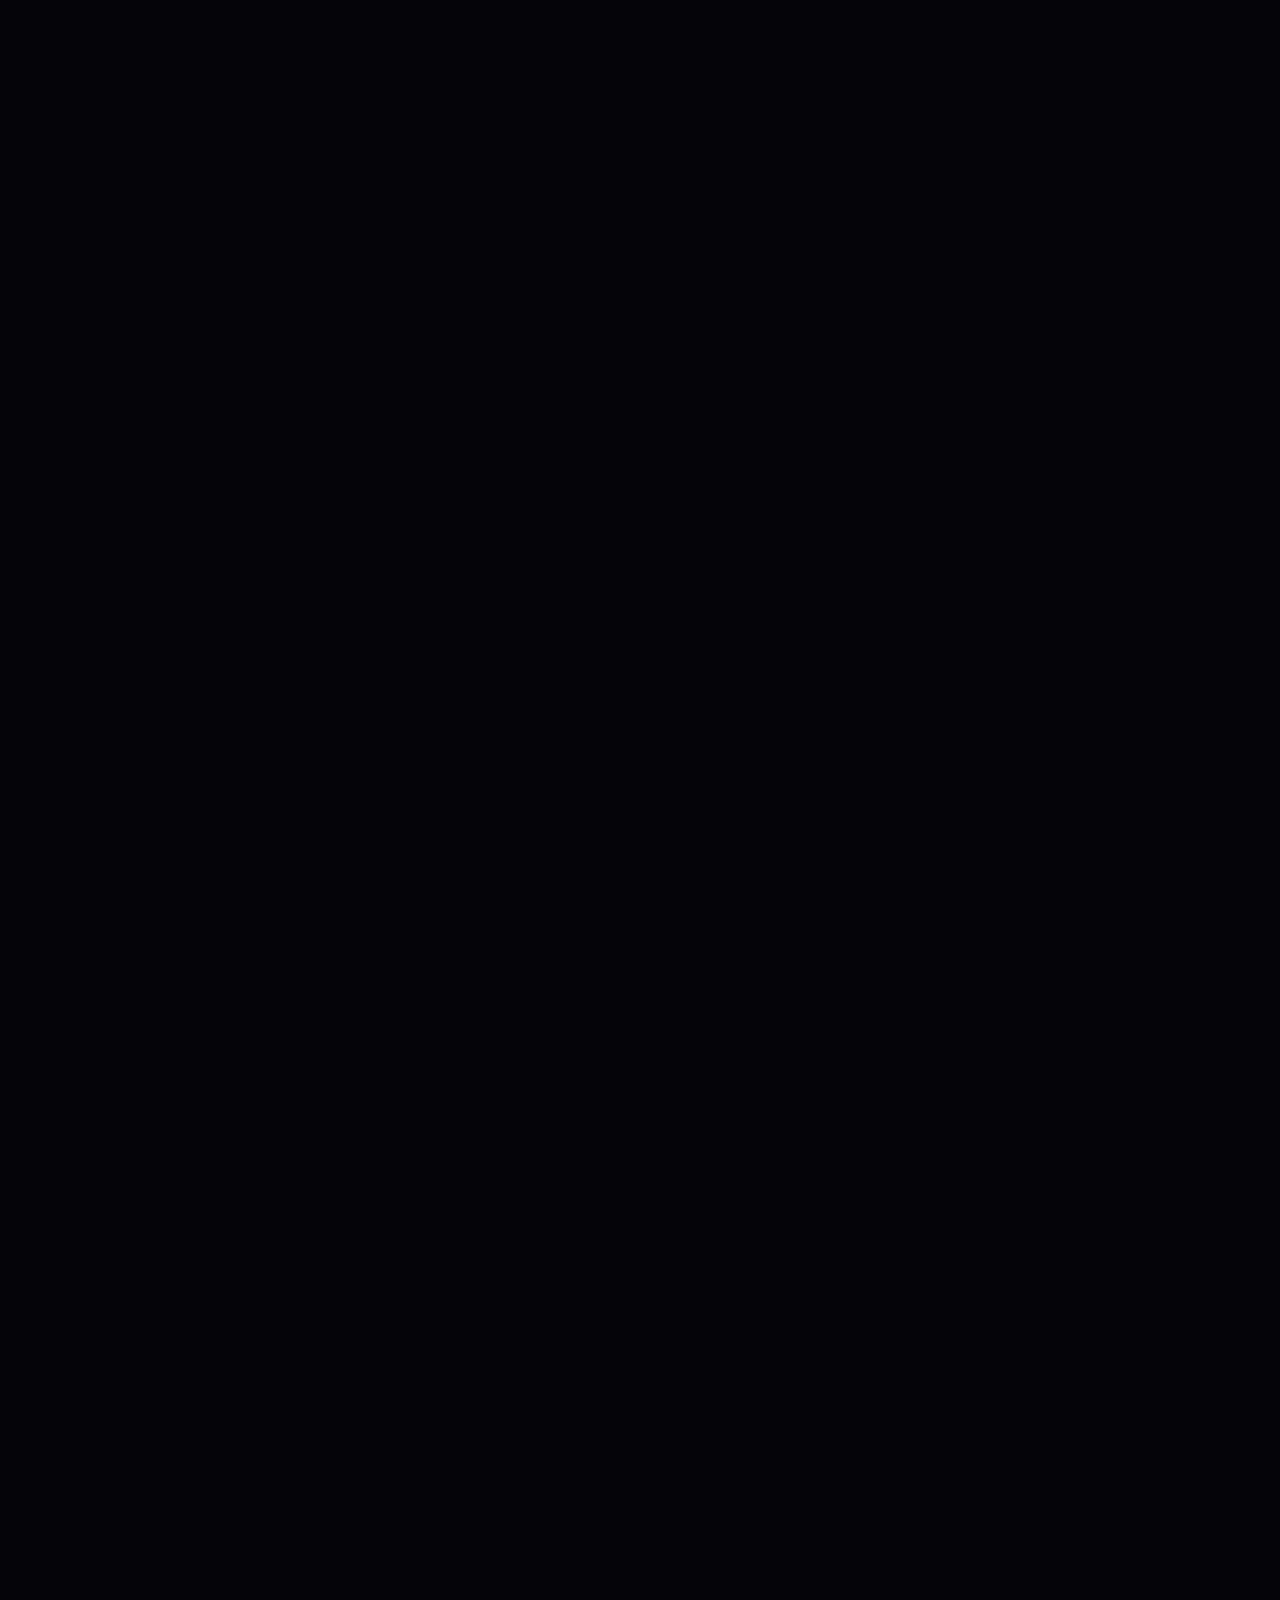
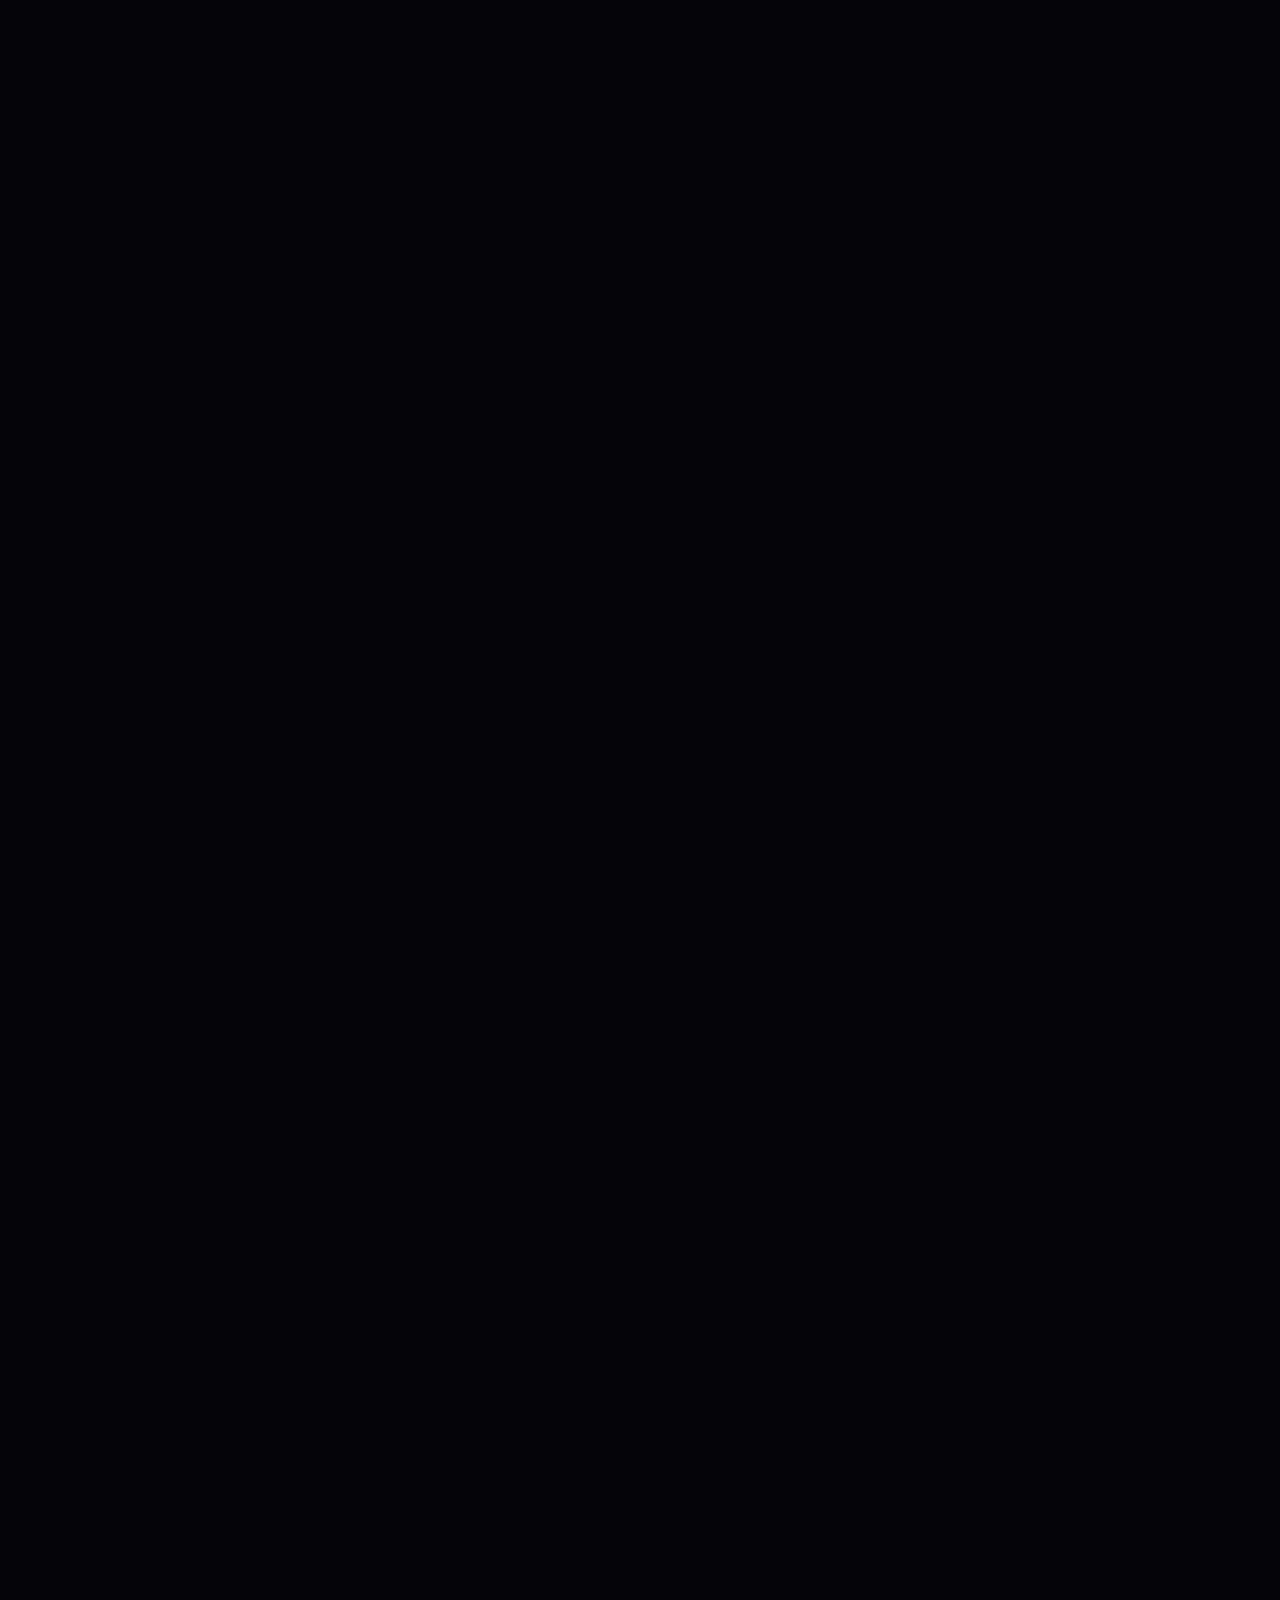
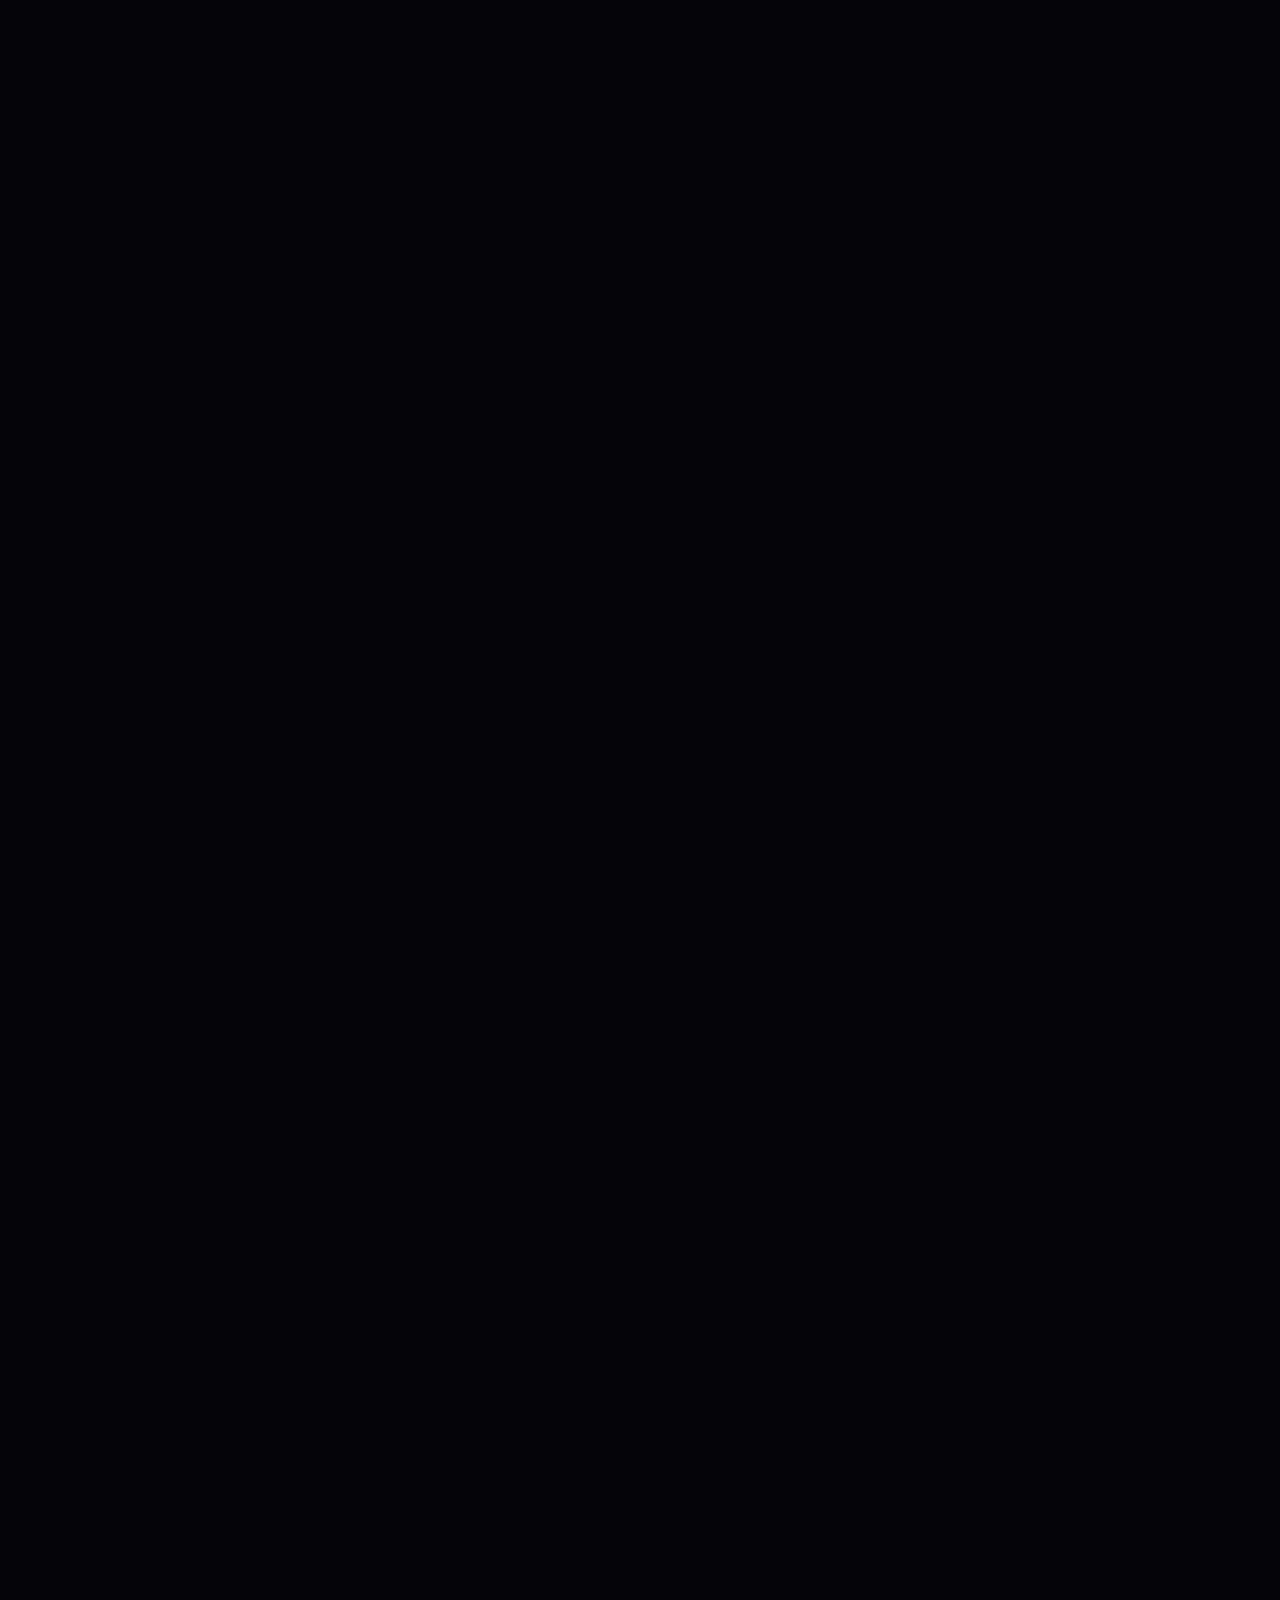
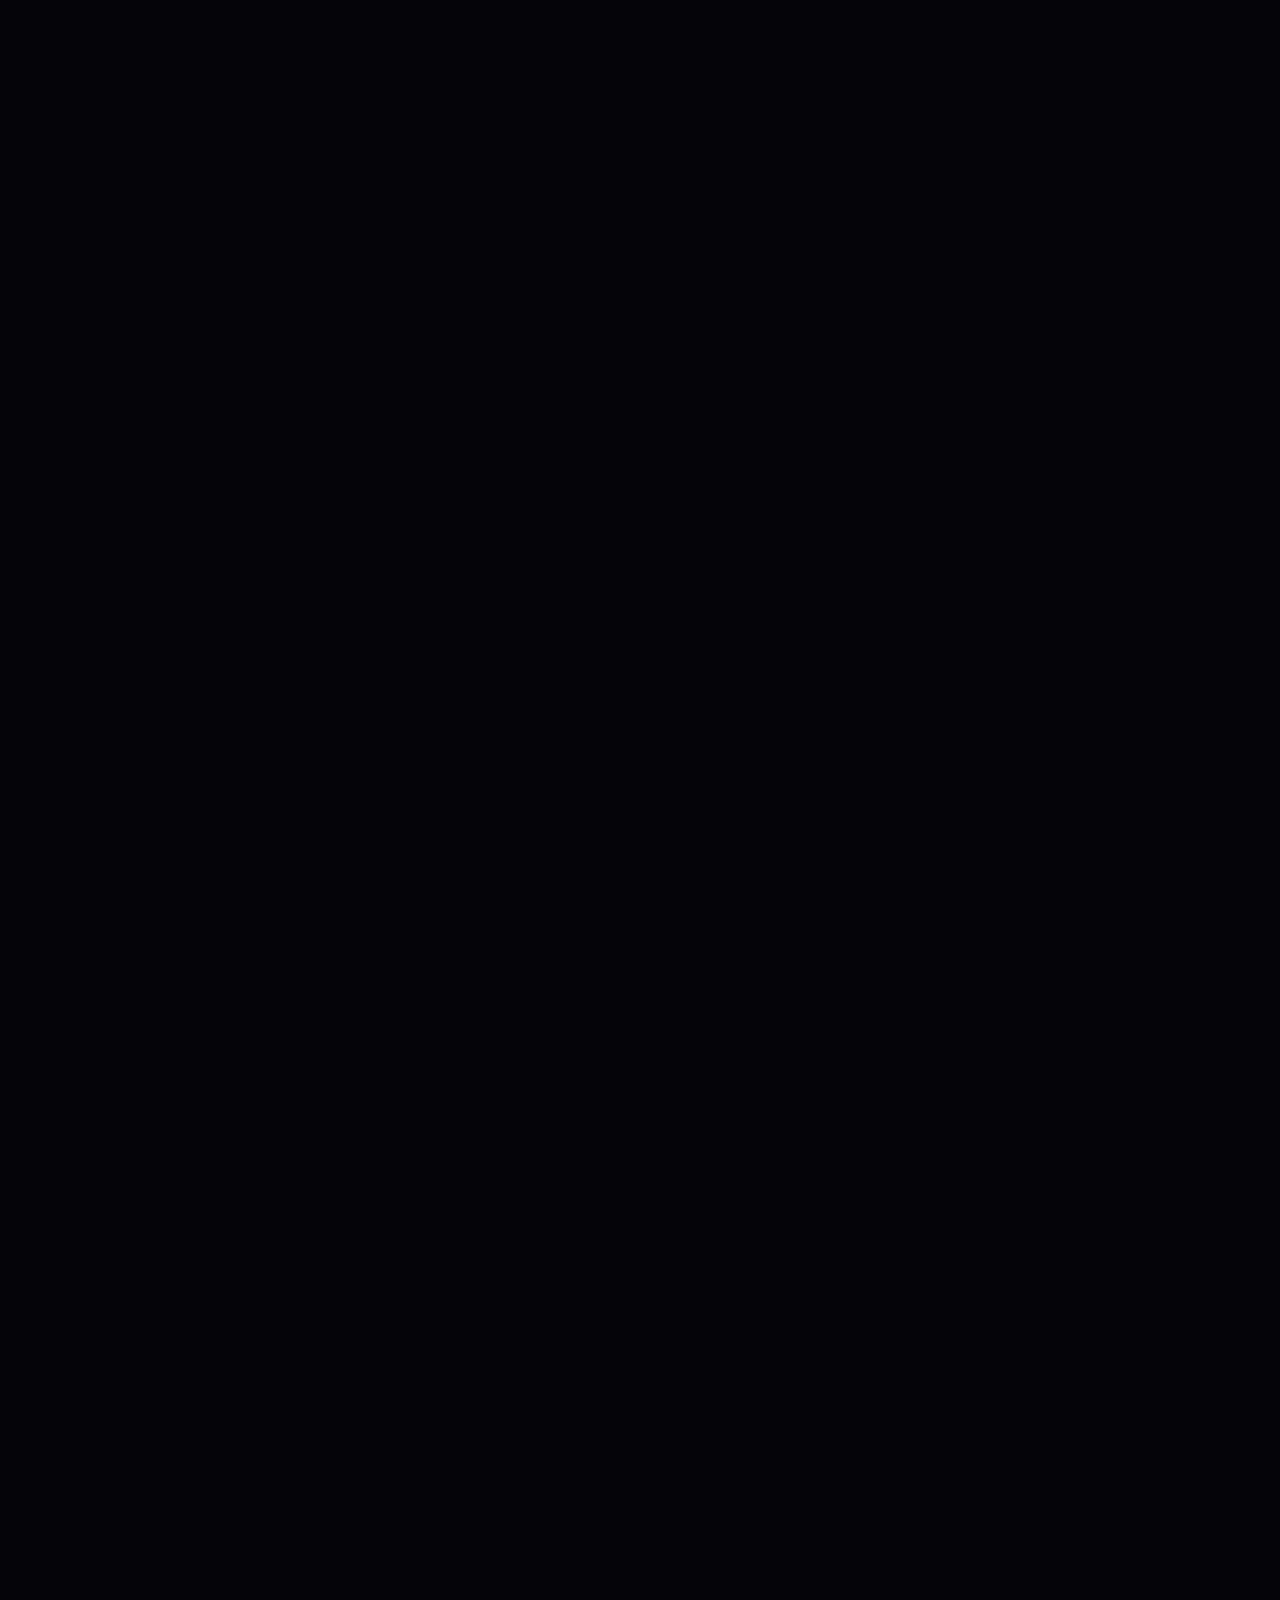
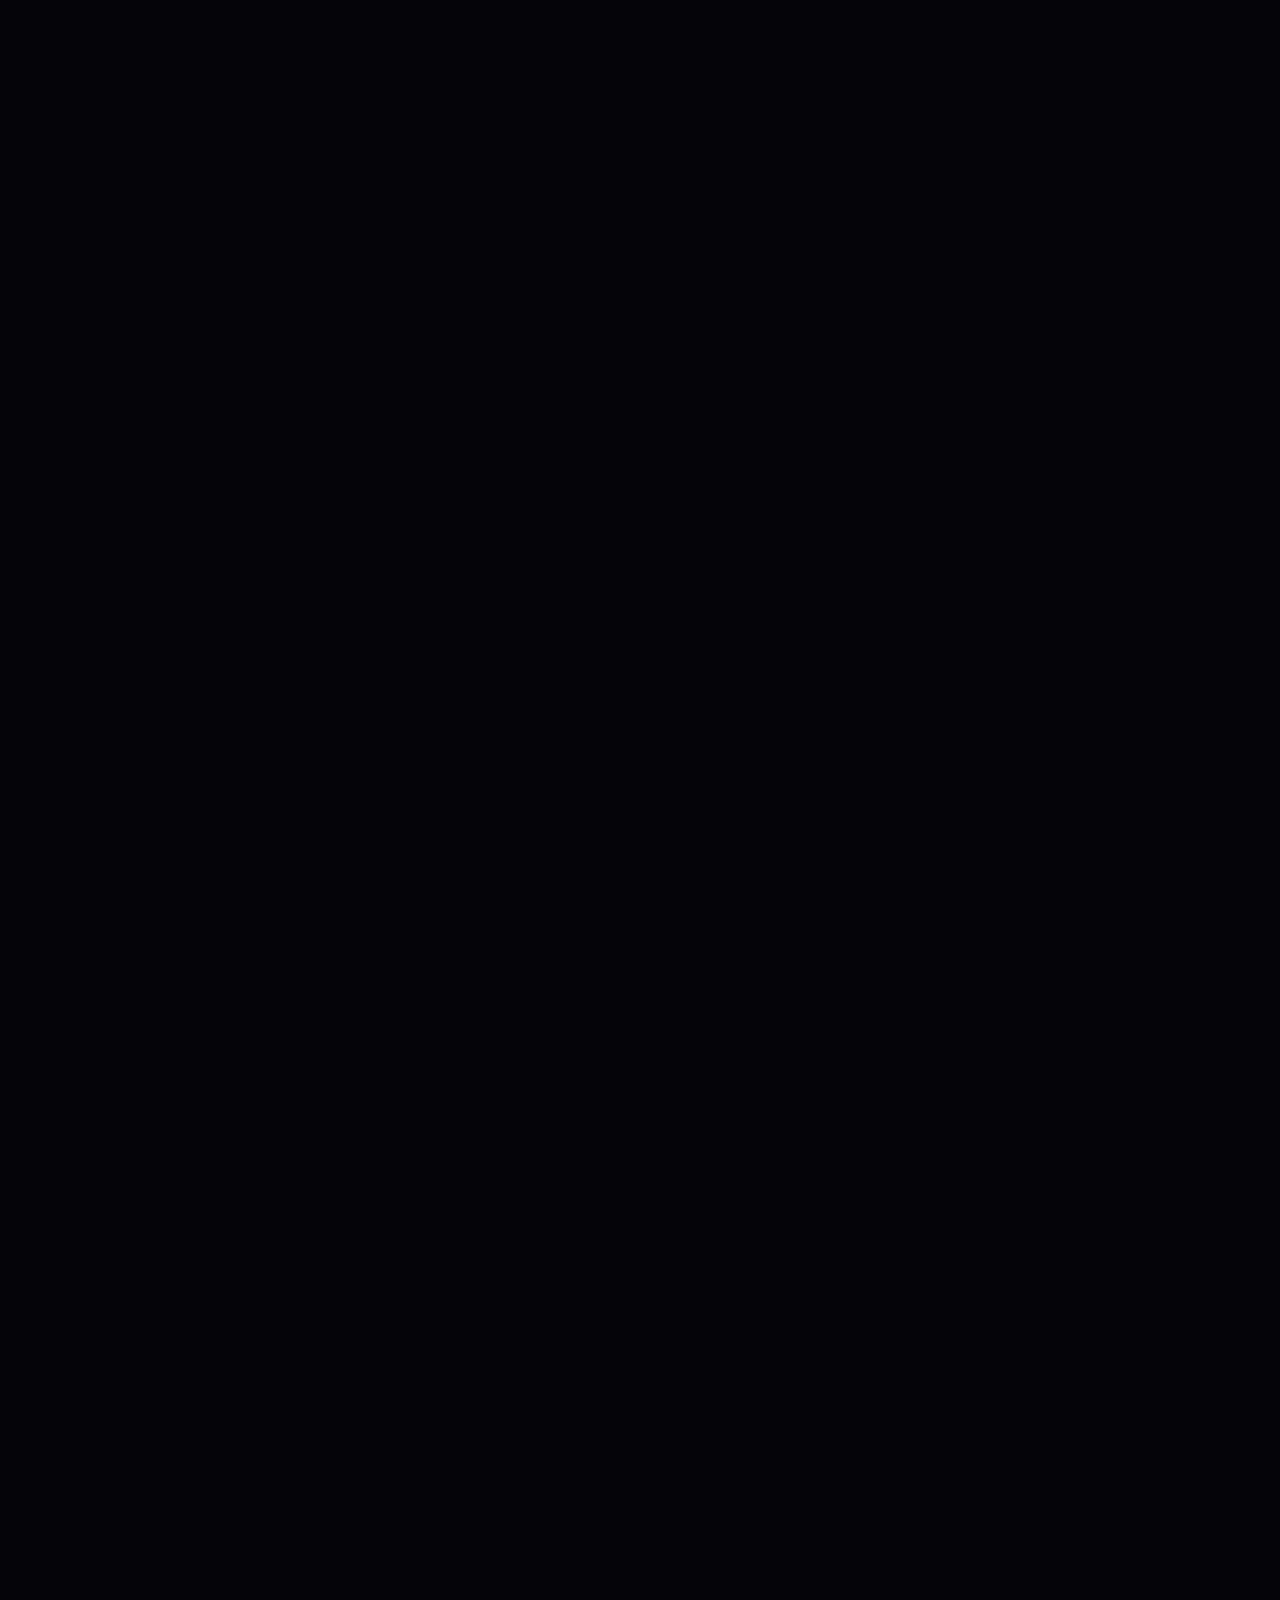
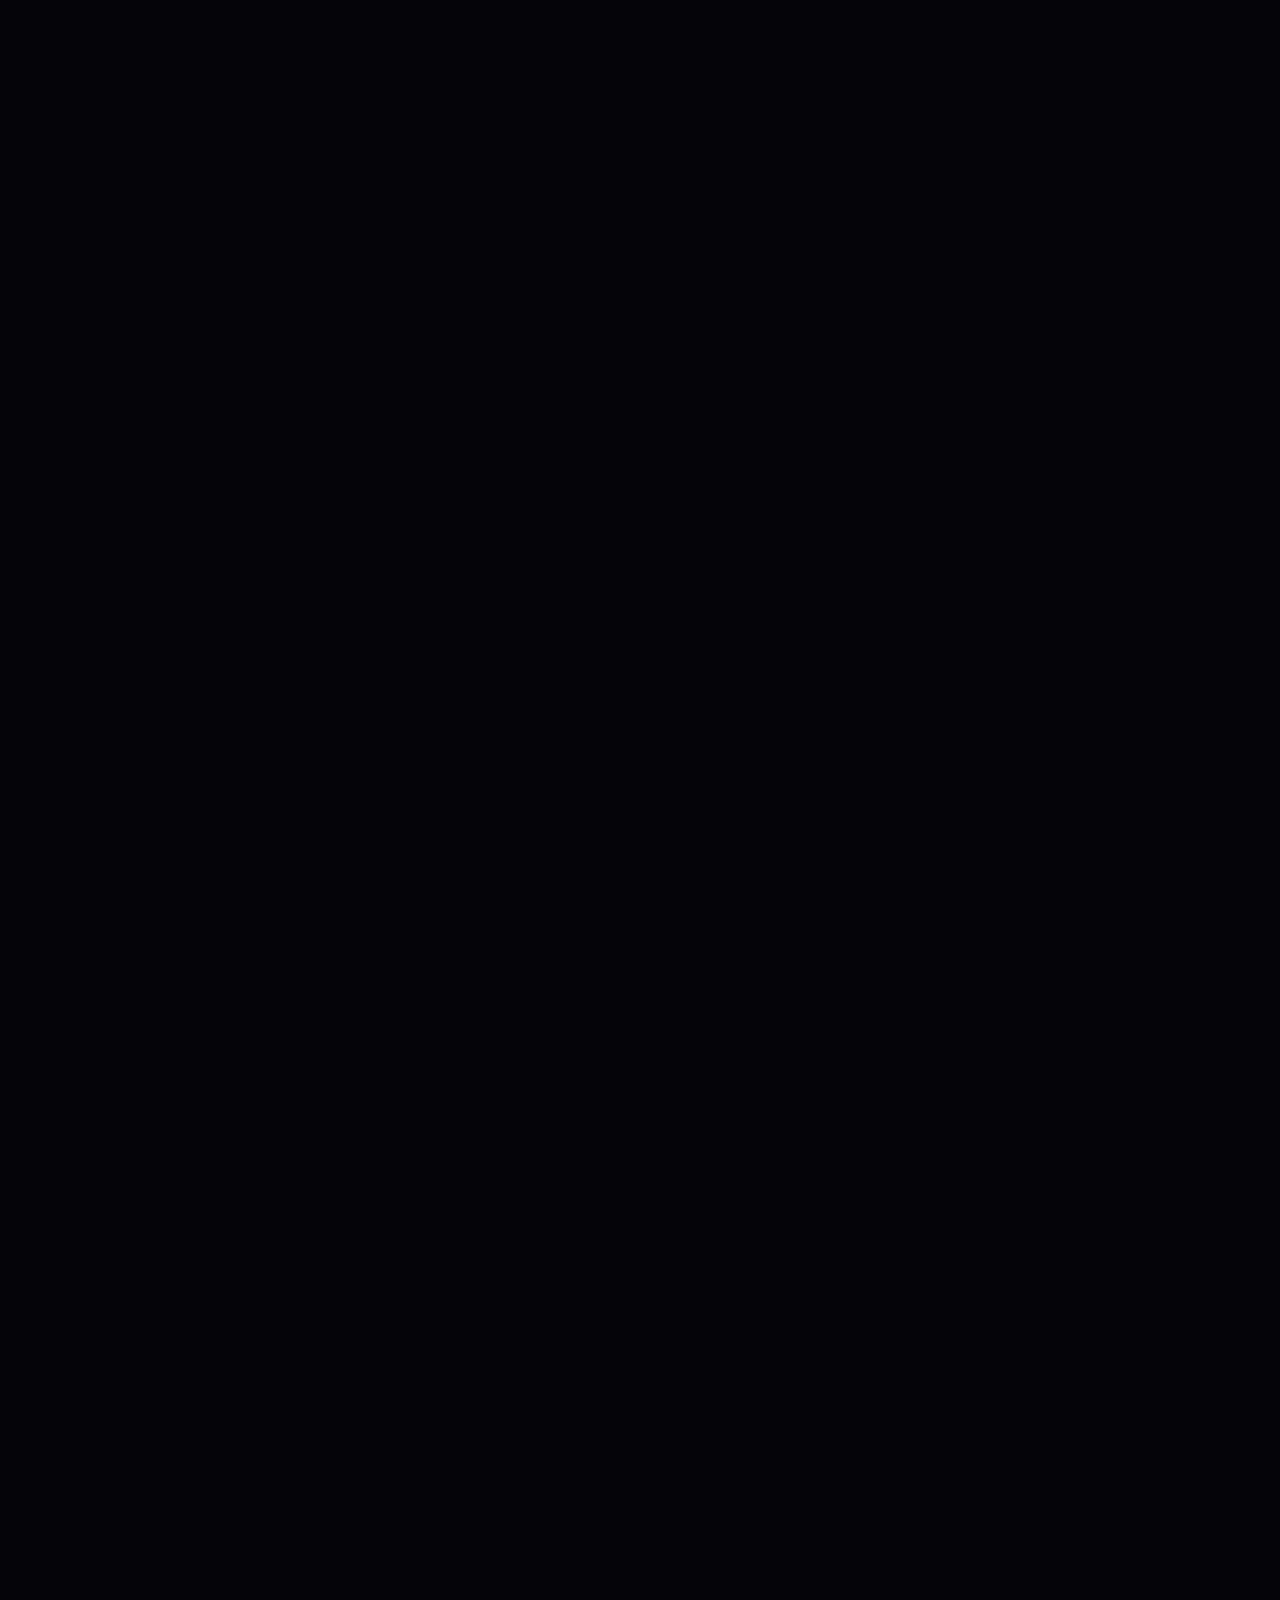
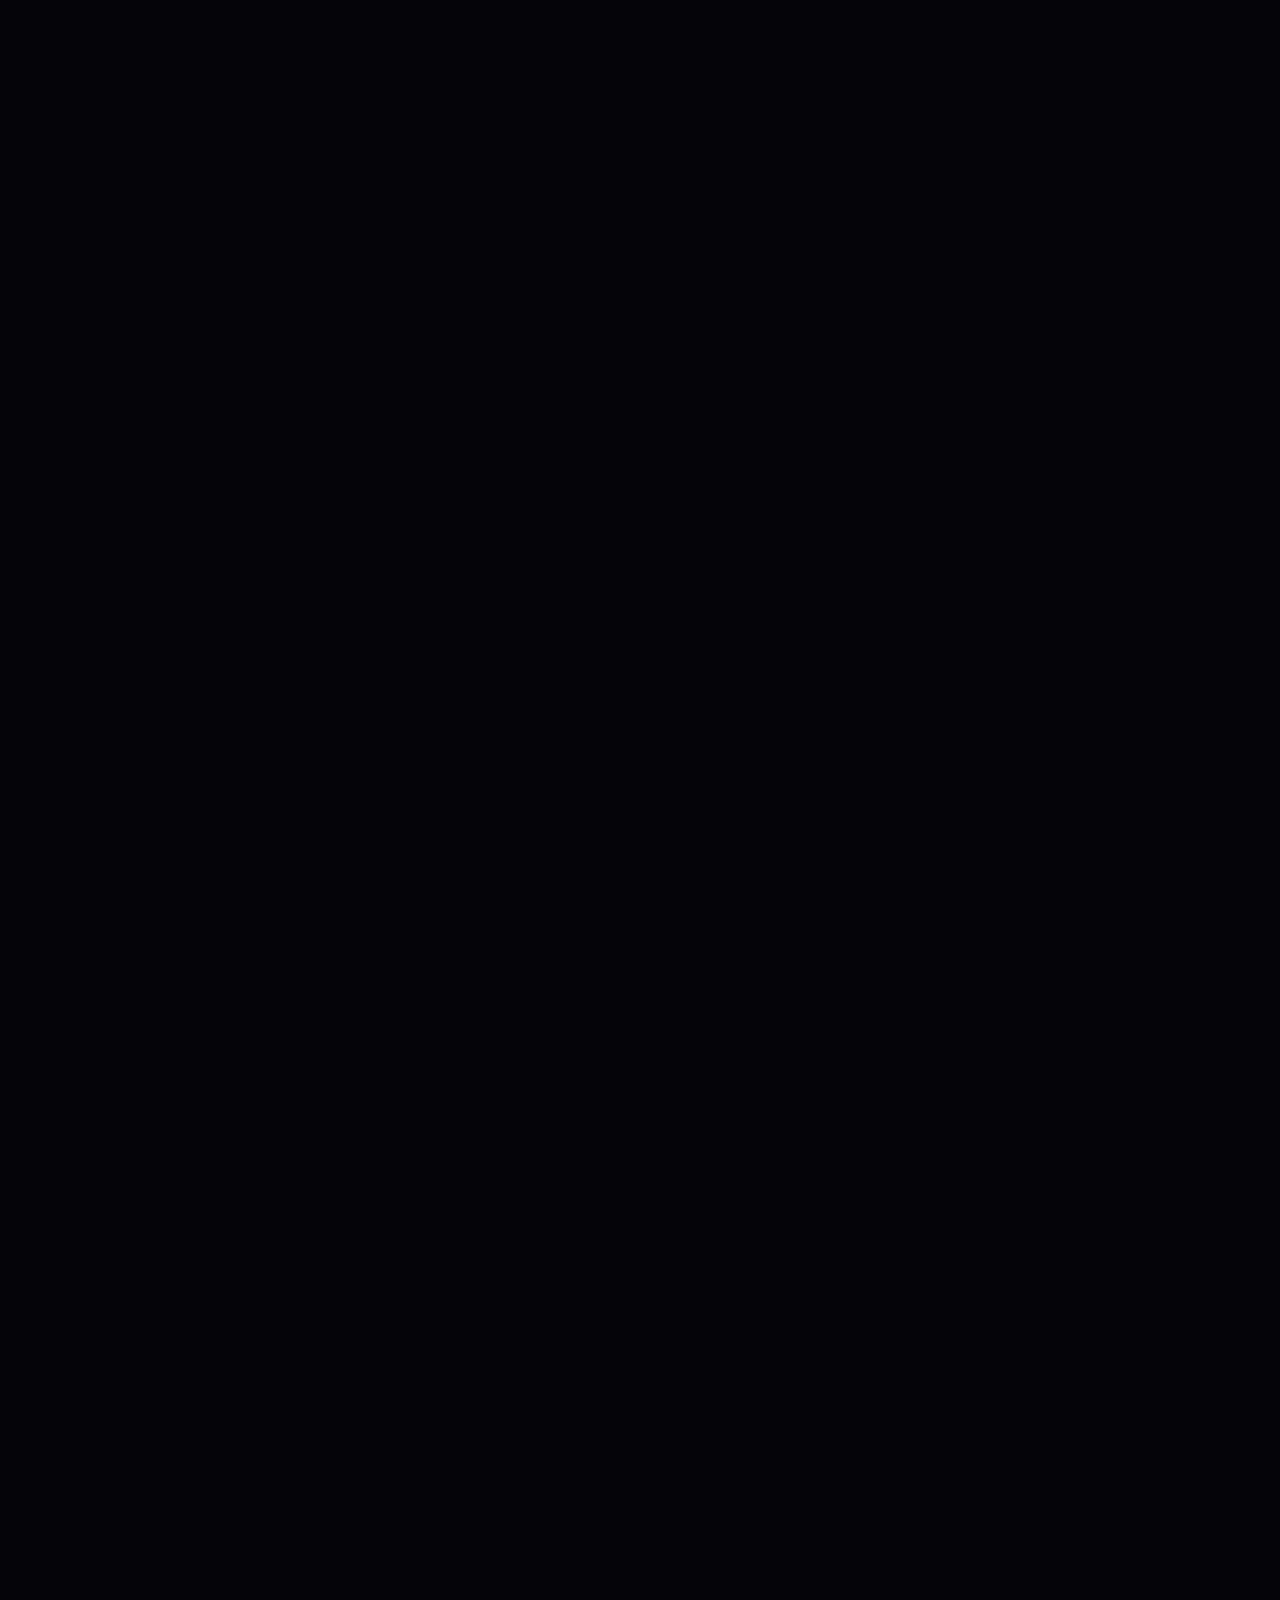
<file: docs.html>
<!DOCTYPE html>
<html lang="en">

<head>
    <meta charset="UTF-8">
    <meta name="viewport" content="width=device-width, initial-scale=1.0">
    <title>Documentation | Mad Turtle AI Setup Guide</title>
    <meta name="description"
        content="Complete installation guide and FAQ for Mad Turtle AI trading bot. Learn how to install, configure, and optimize your AI trading system.">

    <!-- Favicon -->
    <link rel="icon" type="image/png" sizes="32x32" href="assets/favicon-32x32.png">
    <link rel="icon" type="image/png" sizes="16x16" href="assets/favicon-16x16.png">
    <link rel="apple-touch-icon" sizes="180x180" href="assets/apple-touch-icon.png">
    <link rel="manifest" href="site.webmanifest">
    <meta name="theme-color" content="#020408">

    <link rel="stylesheet" href="style.css">
    <link rel="stylesheet" href="https://cdnjs.cloudflare.com/ajax/libs/font-awesome/6.5.1/css/all.min.css">
    <style>
        /* Premium Documentation Styles */
        .docs-hero {
            padding: 180px 0 100px;
            text-align: center;
            position: relative;
            overflow: hidden;
        }

        .docs-hero::before {
            content: '';
            position: absolute;
            top: 0;
            left: 50%;
            transform: translateX(-50%);
            width: 800px;
            height: 800px;
            background: radial-gradient(circle, rgba(0, 242, 255, 0.15), transparent 70%);
            filter: blur(80px);
            z-index: 0;
        }

        .docs-hero-content {
            position: relative;
            z-index: 1;
            max-width: 900px;
            margin: 0 auto;
            padding: 0 30px;
        }

        .docs-hero h1 {
            font-size: 4.5rem;
            margin-bottom: 25px;
            background: linear-gradient(135deg, #fff 0%, var(--primary-glow) 100%);
            -webkit-background-clip: text;
            background-clip: text;
            -webkit-text-fill-color: transparent;
            line-height: 1.1;
        }

        .docs-hero p {
            font-size: 1.3rem;
            color: var(--text-dim);
            margin-bottom: 40px;
            line-height: 1.8;
        }

        .docs-search-box {
            max-width: 600px;
            margin: 0 auto;
            position: relative;
        }

        .docs-search-box input {
            width: 100%;
            padding: 20px 60px 20px 25px;
            background: var(--bg-card);
            border: 1px solid var(--border-glass);
            border-radius: 50px;
            color: var(--text-main);
            font-size: 1rem;
            backdrop-filter: blur(20px);
            transition: var(--transition-smooth);
        }

        .docs-search-box input:focus {
            outline: none;
            border-color: var(--primary-glow);
            box-shadow: 0 0 30px rgba(0, 242, 255, 0.2);
        }

        .docs-search-box i {
            position: absolute;
            right: 25px;
            top: 50%;
            transform: translateY(-50%);
            color: var(--text-dim);
            font-size: 1.2rem;
        }

        /* Quick Links Grid */
        .quick-links {
            padding: 80px 0;
            background: linear-gradient(180deg, transparent, rgba(13, 17, 23, 0.3));
        }

        .quick-links-grid {
            display: grid;
            grid-template-columns: repeat(auto-fit, minmax(280px, 1fr));
            gap: 25px;
            max-width: 1400px;
            margin: 0 auto;
            padding: 0 50px;
        }

        .quick-link-card {
            background: linear-gradient(165deg, rgba(255, 255, 255, 0.05), rgba(255, 255, 255, 0.01));
            border: 1px solid var(--border-glass);
            border-radius: 24px;
            padding: 35px;
            transition: var(--transition-smooth);
            cursor: pointer;
            position: relative;
            overflow: hidden;
            backdrop-filter: blur(20px);
        }

        .quick-link-card::before {
            content: '';
            position: absolute;
            top: 0;
            left: 0;
            width: 100%;
            height: 100%;
            background: radial-gradient(circle at top right, rgba(0, 242, 255, 0.1), transparent);
            opacity: 0;
            transition: var(--transition-smooth);
        }

        .quick-link-card:hover {
            transform: translateY(-8px);
            border-color: rgba(0, 242, 255, 0.4);
            box-shadow: 0 20px 40px rgba(0, 0, 0, 0.4);
        }

        .quick-link-card:hover::before {
            opacity: 1;
        }

        .quick-link-icon {
            width: 60px;
            height: 60px;
            background: rgba(0, 242, 255, 0.1);
            border-radius: 16px;
            display: flex;
            align-items: center;
            justify-content: center;
            font-size: 1.8rem;
            color: var(--primary-glow);
            margin-bottom: 20px;
            transition: var(--transition-smooth);
        }

        .quick-link-card:hover .quick-link-icon {
            transform: scale(1.1) rotate(5deg);
            background: rgba(0, 242, 255, 0.2);
        }

        .quick-link-card h3 {
            font-size: 1.3rem;
            margin-bottom: 12px;
            color: #fff;
            position: relative;
            z-index: 1;
        }

        .quick-link-card p {
            color: var(--text-dim);
            font-size: 0.95rem;
            line-height: 1.6;
            position: relative;
            z-index: 1;
        }

        /* Main Documentation Layout */
        .docs-main {
            max-width: 1600px;
            margin: 0 auto;
            padding: 0 50px 100px;
            display: grid;
            grid-template-columns: 280px 1fr;
            gap: 60px;
            position: relative;
        }

        /* Sticky Sidebar */
        .docs-sidebar {
            position: sticky;
            top: 120px;
            height: fit-content;
            background: var(--bg-card);
            border: 1px solid var(--border-glass);
            border-radius: 24px;
            padding: 30px;
            backdrop-filter: blur(30px);
        }

        .docs-sidebar h4 {
            font-size: 0.7rem;
            text-transform: uppercase;
            letter-spacing: 2px;
            color: var(--text-dim);
            margin-bottom: 20px;
            font-weight: 800;
        }

        .docs-nav {
            list-style: none;
        }

        .docs-nav li {
            margin-bottom: 8px;
        }

        .docs-nav a {
            color: var(--text-dim);
            text-decoration: none;
            font-size: 0.9rem;
            transition: var(--transition-smooth);
            display: flex;
            align-items: center;
            gap: 10px;
            padding: 10px 14px;
            border-radius: 10px;
            position: relative;
        }

        .docs-nav a::before {
            content: '';
            width: 3px;
            height: 0;
            background: var(--primary-glow);
            position: absolute;
            left: 0;
            top: 50%;
            transform: translateY(-50%);
            transition: var(--transition-smooth);
            border-radius: 2px;
        }

        .docs-nav a:hover,
        .docs-nav a.active {
            color: var(--primary-glow);
            background: rgba(0, 242, 255, 0.05);
        }

        .docs-nav a.active::before {
            height: 70%;
        }

        .docs-nav i {
            font-size: 0.8rem;
            width: 16px;
        }

        /* Content Area */
        .docs-content {
            background: var(--bg-card);
            border: 1px solid var(--border-glass);
            border-radius: 32px;
            padding: 60px;
            backdrop-filter: blur(30px);
            min-height: 600px;
        }

        .docs-section {
            margin-bottom: 80px;
            scroll-margin-top: 100px;
        }

        .docs-section:last-child {
            margin-bottom: 0;
        }

        .section-title {
            font-size: 2.8rem;
            margin-bottom: 30px;
            color: #fff;
            display: flex;
            align-items: center;
            gap: 20px;
            padding-bottom: 20px;
            border-bottom: 1px solid var(--border-glass);
        }

        .section-title i {
            font-size: 2.2rem;
            color: var(--primary-glow);
        }

        .section-subtitle {
            font-size: 1.8rem;
            margin-top: 50px;
            margin-bottom: 20px;
            color: var(--primary-glow);
            font-weight: 700;
        }

        .section-subtitle-small {
            font-size: 1.3rem;
            margin-top: 35px;
            margin-bottom: 15px;
            color: #fff;
            font-weight: 600;
        }

        .docs-content p {
            color: var(--text-dim);
            line-height: 1.9;
            margin-bottom: 20px;
            font-size: 1.05rem;
        }

        .docs-content ul,
        .docs-content ol {
            color: var(--text-dim);
            margin-bottom: 25px;
            padding-left: 30px;
            line-height: 1.9;
        }

        .docs-content li {
            margin-bottom: 12px;
        }

        .docs-content strong {
            color: #fff;
            font-weight: 600;
        }

        .docs-content code {
            background: rgba(0, 242, 255, 0.1);
            color: var(--primary-glow);
            padding: 3px 8px;
            border-radius: 6px;
            font-family: 'Courier New', monospace;
            font-size: 0.9em;
        }

        /* Enhanced Info Boxes */
        .info-box {
            background: linear-gradient(135deg, rgba(0, 242, 255, 0.12), rgba(112, 0, 255, 0.08));
            border: 1px solid rgba(0, 242, 255, 0.5);
            border-radius: 20px;
            padding: 30px;
            margin: 30px 0;
            display: flex;
            gap: 20px;
            align-items: flex-start;
            position: relative;
            overflow: hidden;
            box-shadow: 0 8px 25px rgba(0, 242, 255, 0.15);
        }

        .info-box::before {
            content: '';
            position: absolute;
            top: 0;
            left: 0;
            width: 4px;
            height: 100%;
            background: linear-gradient(180deg, var(--primary-glow), var(--secondary-glow));
            box-shadow: 0 0 15px rgba(0, 242, 255, 0.5);
        }

        .info-box::after {
            content: '';
            position: absolute;
            top: -50%;
            right: -50%;
            width: 200px;
            height: 200px;
            background: radial-gradient(circle, rgba(0, 242, 255, 0.15), transparent 70%);
            border-radius: 50%;
            filter: blur(40px);
        }

        .info-box i {
            font-size: 1.8rem;
            color: var(--primary-glow);
            margin-top: 3px;
            flex-shrink: 0;
            filter: drop-shadow(0 0 8px rgba(0, 242, 255, 0.4));
            position: relative;
            z-index: 1;
        }

        .warning-box {
            background: linear-gradient(135deg, rgba(255, 100, 0, 0.12), rgba(255, 50, 0, 0.08));
            border: 1px solid rgba(255, 100, 0, 0.5);
            border-radius: 20px;
            padding: 30px;
            margin: 30px 0;
            display: flex;
            gap: 20px;
            align-items: flex-start;
            position: relative;
            overflow: hidden;
            box-shadow: 0 8px 25px rgba(255, 100, 0, 0.15);
        }

        .warning-box::before {
            content: '';
            position: absolute;
            top: 0;
            left: 0;
            width: 4px;
            height: 100%;
            background: linear-gradient(180deg, #ff6400, #ff3d00);
            box-shadow: 0 0 15px rgba(255, 100, 0, 0.5);
        }

        .warning-box::after {
            content: '';
            position: absolute;
            top: -50%;
            right: -50%;
            width: 200px;
            height: 200px;
            background: radial-gradient(circle, rgba(255, 100, 0, 0.15), transparent 70%);
            border-radius: 50%;
            filter: blur(40px);
        }

        .warning-box i {
            color: #ff6400;
            font-size: 1.8rem;
            margin-top: 3px;
            flex-shrink: 0;
            filter: drop-shadow(0 0 8px rgba(255, 100, 0, 0.4));
            position: relative;
            z-index: 1;
        }

        .success-box {
            background: linear-gradient(135deg, rgba(0, 255, 100, 0.12), rgba(0, 200, 100, 0.08));
            border: 1px solid rgba(0, 255, 100, 0.5);
            border-radius: 20px;
            padding: 30px;
            margin: 30px 0;
            display: flex;
            gap: 20px;
            align-items: flex-start;
            position: relative;
            overflow: hidden;
            box-shadow: 0 8px 25px rgba(0, 255, 100, 0.15);
        }

        .success-box::before {
            content: '';
            position: absolute;
            top: 0;
            left: 0;
            width: 4px;
            height: 100%;
            background: linear-gradient(180deg, #00ff64, #00c850);
            box-shadow: 0 0 15px rgba(0, 255, 100, 0.5);
        }

        .success-box::after {
            content: '';
            position: absolute;
            top: -50%;
            right: -50%;
            width: 200px;
            height: 200px;
            background: radial-gradient(circle, rgba(0, 255, 100, 0.15), transparent 70%);
            border-radius: 50%;
            filter: blur(40px);
        }

        .success-box i {
            color: #00ff64;
            font-size: 1.8rem;
            margin-top: 3px;
            flex-shrink: 0;
            filter: drop-shadow(0 0 8px rgba(0, 255, 100, 0.4));
            position: relative;
            z-index: 1;
        }

        .info-box-title {
            color: #fff;
            font-weight: 700;
            font-size: 1.1rem;
            margin-bottom: 10px;
            display: block;
            position: relative;
            z-index: 1;
        }

        .info-box>div,
        .warning-box>div,
        .success-box>div {
            position: relative;
            z-index: 1;
        }

        /* Code Blocks */
        .code-block {
            background: rgba(0, 0, 0, 0.5);
            border: 1px solid var(--border-glass);
            border-radius: 16px;
            padding: 30px;
            margin: 30px 0;
            font-family: 'Courier New', monospace;
            color: var(--primary-glow);
            font-size: 0.95rem;
            overflow-x: auto;
            position: relative;
        }

        .code-block::before {
            content: 'CODE';
            position: absolute;
            top: 10px;
            right: 15px;
            font-size: 0.65rem;
            color: var(--text-dim);
            letter-spacing: 2px;
            font-weight: 800;
        }

        /* Step Cards */
        .step-card {
            background: linear-gradient(165deg, rgba(255, 255, 255, 0.03), rgba(255, 255, 255, 0.01));
            border: 1px solid var(--border-glass);
            border-radius: 20px;
            padding: 30px;
            margin-bottom: 25px;
            display: flex;
            gap: 25px;
            align-items: flex-start;
            transition: var(--transition-smooth);
        }

        .step-card:hover {
            border-color: rgba(0, 242, 255, 0.3);
            background: linear-gradient(165deg, rgba(255, 255, 255, 0.05), rgba(255, 255, 255, 0.02));
        }

        .step-number {
            display: flex;
            align-items: center;
            justify-content: center;
            min-width: 50px;
            height: 50px;
            background: linear-gradient(135deg, var(--primary-glow), var(--secondary-glow));
            color: #000;
            border-radius: 14px;
            font-weight: 800;
            font-size: 1.3rem;
            flex-shrink: 0;
            box-shadow: 0 10px 25px rgba(0, 242, 255, 0.3);
        }

        .step-content h4 {
            font-size: 1.3rem;
            color: #fff;
            margin-bottom: 12px;
        }

        .step-content p,
        .step-content ul,
        .step-content ol {
            color: var(--text-dim);
            line-height: 1.8;
        }

        /* FAQ Section */
        .faq-grid {
            display: grid;
            gap: 20px;
        }

        .faq-item {
            background: linear-gradient(165deg, rgba(255, 255, 255, 0.03), rgba(255, 255, 255, 0.01));
            border: 1px solid var(--border-glass);
            border-radius: 18px;
            padding: 30px;
            transition: var(--transition-smooth);
            cursor: pointer;
        }

        .faq-item:hover {
            background: linear-gradient(165deg, rgba(255, 255, 255, 0.06), rgba(255, 255, 255, 0.02));
            border-color: rgba(0, 242, 255, 0.3);
            transform: translateX(5px);
        }

        .faq-question {
            font-size: 1.2rem;
            font-weight: 700;
            color: #fff;
            margin-bottom: 15px;
            display: flex;
            align-items: center;
            gap: 15px;
        }

        .faq-question i {
            color: var(--primary-glow);
            font-size: 0.9rem;
        }

        .faq-answer {
            color: var(--text-dim);
            line-height: 1.8;
            font-size: 1rem;
        }

        /* Table Styles */
        .param-table {
            width: 100%;
            border-collapse: collapse;
            margin: 30px 0;
            background: rgba(0, 0, 0, 0.2);
            border-radius: 16px;
            overflow: hidden;
        }

        .param-table th {
            background: rgba(0, 242, 255, 0.1);
            color: var(--primary-glow);
            padding: 18px;
            text-align: left;
            font-weight: 700;
            font-size: 0.9rem;
            text-transform: uppercase;
            letter-spacing: 1px;
        }

        .param-table td {
            padding: 18px;
            border-top: 1px solid var(--border-glass);
            color: var(--text-dim);
        }

        .param-table tr:hover {
            background: rgba(0, 242, 255, 0.05);
        }

        .param-name {
            color: #fff;
            font-weight: 600;
            font-family: 'Courier New', monospace;
        }

        /* Mobile Responsive */
        @media (max-width: 1200px) {
            .docs-main {
                grid-template-columns: 1fr;
                gap: 40px;
            }

            .docs-sidebar {
                position: relative;
                top: 0;
            }
        }

        @media (max-width: 768px) {
            .docs-hero h1 {
                font-size: 2.8rem;
            }

            .docs-hero p {
                font-size: 1.1rem;
            }

            .quick-links-grid {
                grid-template-columns: 1fr;
                padding: 0 30px;
            }

            .docs-main {
                padding: 0 30px 60px;
            }

            .docs-content {
                padding: 40px 30px;
            }

            .section-title {
                font-size: 2rem;
                flex-direction: column;
                align-items: flex-start;
                gap: 15px;
            }

            .section-subtitle {
                font-size: 1.5rem;
            }

            .step-card {
                flex-direction: column;
            }

            .step-number {
                width: 50px;
            }

            .param-table {
                font-size: 0.85rem;
            }

            .param-table th,
            .param-table td {
                padding: 12px;
            }
        }

        @media (max-width: 480px) {
            .docs-hero h1 {
                font-size: 2.2rem;
            }

            .docs-content {
                padding: 30px 20px;
            }

            .section-title {
                font-size: 1.6rem;
            }
        }

        /* Scroll Progress Bar */
        .scroll-progress {
            position: fixed;
            top: 90px;
            left: 0;
            width: 0%;
            height: 3px;
            background: linear-gradient(90deg, var(--primary-glow), var(--secondary-glow));
            z-index: 1001;
            transition: width 0.1s;
        }
    </style>
</head>

<body>

    <div class="scroll-progress" id="scrollProgress"></div>
    <div class="canvas-bg"></div>
    <div class="glow-orb orb-primary"></div>
    <div class="glow-orb orb-secondary"></div>

    <header id="site-header">
        <div class="nav-container">
            <a href="index.html" class="logo">MAD<span class="accent-gradient">TURTLE</span></a>
            <div class="mobile-menu-toggle" id="mobileMenuToggle">
                <span></span>
                <span></span>
                <span></span>
            </div>            <nav class="nav-links" id="navLinks">
                <a href="index.html" class="nav-link">Home</a>
                <a href="about.html" class="nav-link">About</a>
                <a href="products.html" class="nav-link">Products</a>
                <a href="store.html" class="nav-link">Store</a>
                <a href="docs.html" class="nav-link">Docs</a>
                <a href="contact.html" class="nav-link">Contact</a>
                <a href="https://infinityalgoacademy.net/item/ai-machine-learning-trading-bot-mad-turtle/"
                    class="btn-v2 btn-premium">Get Access</a>
            </nav>
        </div>
    </header>

    <!-- Hero Section -->
    <section class="docs-hero">
        <div class="docs-hero-content reveal-v2">
            <h1>Documentation Center</h1>
            <p>Everything you need to install, configure, and master Mad Turtle AI. From setup to optimization.</p>
            <div class="docs-search-box">
                <input type="text" placeholder="Search documentation..." id="searchInput">
                <i class="fas fa-search"></i>
            </div>
        </div>
    </section>

    <!-- Quick Links -->
    <section class="quick-links">
        <div class="quick-links-grid">
            <div class="quick-link-card reveal-v2" onclick="scrollToSection('installation')">
                <div class="quick-link-icon"><i class="fas fa-download"></i></div>
                <h3>Installation</h3>
                <p>Step-by-step guide to get Mad Turtle AI running on your MT5 platform.</p>
            </div>
            <div class="quick-link-card reveal-v2" style="transition-delay: 0.1s;"
                onclick="scrollToSection('configuration')">
                <div class="quick-link-icon"><i class="fas fa-cog"></i></div>
                <h3>Configuration</h3>
                <p>Learn how to configure all parameters for optimal performance.</p>
            </div>
            <div class="quick-link-card reveal-v2" style="transition-delay: 0.2s;" onclick="scrollToSection('faq')">
                <div class="quick-link-icon"><i class="fas fa-question-circle"></i></div>
                <h3>FAQ</h3>
                <p>Find answers to the most commonly asked questions.</p>
            </div>
            <div class="quick-link-card reveal-v2" style="transition-delay: 0.3s;"
                onclick="scrollToSection('troubleshooting')">
                <div class="quick-link-icon"><i class="fas fa-tools"></i></div>
                <h3>Troubleshooting</h3>
                <p>Solutions to common issues and error messages.</p>
            </div>
        </div>
    </section>

    <!-- Main Documentation -->
    <div class="docs-main">
        <!-- Sidebar -->
        <aside class="docs-sidebar reveal-v2">
            <h4>Contents</h4>
            <ul class="docs-nav">
                <li><a href="#overview" class="active"><i class="fas fa-book"></i> Overview</a></li>
                <li><a href="#requirements"><i class="fas fa-clipboard-check"></i> Requirements</a></li>
                <li><a href="#installation"><i class="fas fa-download"></i> Installation</a></li>
                <li><a href="#configuration"><i class="fas fa-cog"></i> Configuration</a></li>
                <li><a href="#optimization"><i class="fas fa-chart-line"></i> Optimization</a></li>
                <li><a href="#faq"><i class="fas fa-question-circle"></i> FAQ</a></li>
                <li><a href="#troubleshooting"><i class="fas fa-tools"></i> Troubleshooting</a></li>
                <li><a href="#support"><i class="fas fa-life-ring"></i> Support</a></li>
            </ul>
        </aside>

        <!-- Content -->
        <main class="docs-content reveal-v2">
            <!-- Overview -->
            <section class="docs-section" id="overview">
                <h2 class="section-title">
                    <i class="fas fa-book"></i>
                    Overview
                </h2>
                <p>Welcome to the Mad Turtle AI documentation. This comprehensive guide will walk you through every
                    aspect of installing, configuring, and optimizing your AI-powered trading system for MetaTrader 5.
                </p>

                <div class="info-box">
                    <i class="fas fa-info-circle"></i>
                    <div>
                        <span class="info-box-title">What is Mad Turtle AI?</span>
                        Mad Turtle AI is a sophisticated machine learning trading system designed specifically for
                        XAUUSD (Gold) trading on the H4 timeframe. It utilizes ONNX neural network models to analyze
                        market patterns and execute high-probability trades with mathematical precision.
                    </div>
                </div>

                <p>Key features include:</p>
                <ul>
                    <li><strong>Native ONNX Execution:</strong> Runs neural networks directly in MT5 without external
                        dependencies</li>
                    <li><strong>Ensemble Learning:</strong> Combines multiple AI models for superior accuracy</li>
                    <li><strong>No Martingale:</strong> Safe, fixed-risk money management</li>
                    <li><strong>Adaptive Intelligence:</strong> Learns from market conditions in real-time</li>
                    <li><strong>Fully Automated:</strong> Set it and forget it - works 24/7</li>
                </ul>
            </section>

            <!-- Requirements -->
            <section class="docs-section" id="requirements">
                <h2 class="section-title">
                    <i class="fas fa-clipboard-check"></i>
                    System Requirements
                </h2>

                <h3 class="section-subtitle">Minimum System Specifications</h3>
                <table class="param-table">
                    <thead>
                        <tr>
                            <th>Component</th>
                            <th>Minimum</th>
                            <th>Recommended</th>
                        </tr>
                    </thead>
                    <tbody>
                        <tr>
                            <td class="param-name">Platform</td>
                            <td>MetaTrader 5 (Build 3802+)</td>
                            <td>Latest MT5 Build</td>
                        </tr>
                        <tr>
                            <td class="param-name">Operating System</td>
                            <td>Windows 10 (64-bit)</td>
                            <td>Windows 11 / Server 2019+</td>
                        </tr>
                        <tr>
                            <td class="param-name">RAM</td>
                            <td>4GB</td>
                            <td>8GB+</td>
                        </tr>
                        <tr>
                            <td class="param-name">Storage</td>
                            <td>500MB free</td>
                            <td>2GB+ SSD</td>
                        </tr>
                        <tr>
                            <td class="param-name">Internet</td>
                            <td>Stable connection</td>
                            <td>Low latency (<50ms)< /td>
                        </tr>
                    </tbody>
                </table>

                <h3 class="section-subtitle">Broker Requirements</h3>
                <ul>
                    <li><strong>ONNX Support:</strong> Broker must support ONNX model execution in MT5</li>
                    <li><strong>XAUUSD Availability:</strong> Gold trading pair must be available</li>
                    <li><strong>Minimum Balance:</strong> $500 (recommended $1000+)</li>
                    <li><strong>Leverage:</strong> 1:100 or higher recommended</li>
                    <li><strong>Spread:</strong> Low spread broker preferred (under 20 pips average)</li>
                    <li><strong>Execution:</strong> ECN or STP execution preferred</li>
                </ul>

                <div class="warning-box">
                    <i class="fas fa-exclamation-triangle"></i>
                    <div>
                        <span class="info-box-title">Risk Warning</span>
                        Trading involves substantial risk of loss. Never trade with money you cannot afford to lose.
                        Always test on a demo account before going live. Past performance does not guarantee future
                        results.
                    </div>
                </div>
            </section>

            <!-- Installation -->
            <section class="docs-section" id="installation">
                <h2 class="section-title">
                    <i class="fas fa-download"></i>
                    Installation Guide
                </h2>

                <p>Follow these steps carefully to install Mad Turtle AI on your MetaTrader 5 platform:</p>

                <div class="step-card">
                    <div class="step-number">1</div>
                    <div class="step-content">
                        <h4>Download the Bot Package</h4>
                        <p>Visit the official download page and acquire your Mad Turtle AI package:</p>
                        <div class="code-block">
                            https://infinityalgoacademy.net/item/ai-machine-learning-trading-bot-mad-turtle/</div>
                        <p>Your download will include:</p>
                        <ul>
                            <li><code>MadTurtleAI.ex5</code> - Main Expert Advisor executable</li>
                            <li><code>model.onnx</code> - Pre-trained neural network model</li>
                            <li><code>config.set</code> - Default configuration preset</li>
                            <li><code>README.txt</code> - Quick start guide</li>
                        </ul>
                    </div>
                </div>

                <div class="step-card">
                    <div class="step-number">2</div>
                    <div class="step-content">
                        <h4>Locate Your MT5 Data Folder</h4>
                        <p>Open MetaTrader 5 and navigate to the data directory:</p>
                        <ol>
                            <li>Launch MT5 platform</li>
                            <li>Click <strong>File → Open Data Folder</strong></li>
                            <li>Windows Explorer will open showing your MT5 data directory</li>
                        </ol>
                        <div class="code-block">C:\Users\[YourName]\AppData\Roaming\MetaQuotes\Terminal\[BrokerID]\
                        </div>
                    </div>
                </div>

                <div class="step-card">
                    <div class="step-number">3</div>
                    <div class="step-content">
                        <h4>Install the Files</h4>
                        <p>Copy the downloaded files to their respective folders:</p>
                        <ul>
                            <li>Copy <code>MadTurtleAI.ex5</code> to: <code>MQL5\Experts\</code></li>
                            <li>Copy <code>model.onnx</code> to: <code>MQL5\Files\</code></li>
                            <li>Copy <code>config.set</code> to: <code>MQL5\Presets\</code></li>
                        </ul>
                        <div class="info-box">
                            <i class="fas fa-lightbulb"></i>
                            <div>
                                <span class="info-box-title">Pro Tip</span>
                                After copying files, restart MT5 completely to ensure all components are properly loaded
                                and recognized by the platform.
                            </div>
                        </div>
                    </div>
                </div>

                <div class="step-card">
                    <div class="step-number">4</div>
                    <div class="step-content">
                        <h4>Enable Automated Trading</h4>
                        <p>Configure MT5 to allow Expert Advisors:</p>
                        <ol>
                            <li>In MT5, click <strong>Tools → Options</strong></li>
                            <li>Navigate to the <strong>Expert Advisors</strong> tab</li>
                            <li>Enable these settings:
                                <ul>
                                    <li>✅ Allow automated trading</li>
                                    <li>✅ Allow DLL imports</li>
                                    <li>✅ Allow WebRequest for listed URL</li>
                                </ul>
                            </li>
                            <li>Click <strong>OK</strong> to save changes</li>
                        </ol>
                    </div>
                </div>

                <div class="step-card">
                    <div class="step-number">5</div>
                    <div class="step-content">
                        <h4>Attach Bot to Chart</h4>
                        <ol>
                            <li>Open a <strong>XAUUSD H4</strong> chart (4-hour timeframe)</li>
                            <li>Press <strong>Ctrl+N</strong> to open Navigator panel</li>
                            <li>Expand <strong>Expert Advisors</strong> section</li>
                            <li>Drag <strong>MadTurtleAI</strong> onto the XAUUSD H4 chart</li>
                            <li>Settings window appears - click <strong>OK</strong> (we'll configure later)</li>
                            <li>Verify: Look for a <strong>smiley face icon 😊</strong> in top-right corner</li>
                        </ol>
                        <div class="success-box">
                            <i class="fas fa-check-circle"></i>
                            <div>
                                <span class="info-box-title">Installation Complete!</span>
                                If you see the smiley face icon and no error messages in the Experts tab (Ctrl+T), your
                                bot is successfully installed and ready to trade.
                            </div>
                        </div>
                    </div>
                </div>
            </section>

            <!-- Configuration -->
            <section class="docs-section" id="configuration">
                <h2 class="section-title">
                    <i class="fas fa-cog"></i>
                    Configuration Settings
                </h2>

                <p>Understanding and properly configuring these parameters is crucial for optimal performance:</p>

                <h3 class="section-subtitle">Risk Management Parameters</h3>
                <table class="param-table">
                    <thead>
                        <tr>
                            <th>Parameter</th>
                            <th>Default</th>
                            <th>Description</th>
                        </tr>
                    </thead>
                    <tbody>
                        <tr>
                            <td class="param-name">LotSize</td>
                            <td>0.01</td>
                            <td>Fixed lot size per trade. Recommended: 0.01 per $1000 balance</td>
                        </tr>
                        <tr>
                            <td class="param-name">RiskPercent</td>
                            <td>2.0</td>
                            <td>Risk per trade as % of balance. Range: 1-5%. Conservative: 2%, Aggressive: 3-5%</td>
                        </tr>
                        <tr>
                            <td class="param-name">MaxSpread</td>
                            <td>200</td>
                            <td>Maximum allowed spread in points. Bot won't trade if spread exceeds this</td>
                        </tr>
                        <tr>
                            <td class="param-name">StopLoss</td>
                            <td>500</td>
                            <td>Stop loss in pips. Recommended: 400-600 for H4 timeframe</td>
                        </tr>
                        <tr>
                            <td class="param-name">TakeProfit</td>
                            <td>1200</td>
                            <td>Take profit in pips. Recommended: 1000-1500 for optimal R:R</td>
                        </tr>
                    </tbody>
                </table>

                <h3 class="section-subtitle">AI Model Settings</h3>
                <table class="param-table">
                    <thead>
                        <tr>
                            <th>Parameter</th>
                            <th>Default</th>
                            <th>Description</th>
                        </tr>
                    </thead>
                    <tbody>
                        <tr>
                            <td class="param-name">ModelPath</td>
                            <td>model.onnx</td>
                            <td>Path to ONNX model file. Leave as default unless using custom model</td>
                        </tr>
                        <tr>
                            <td class="param-name">ConfidenceThreshold</td>
                            <td>0.75</td>
                            <td>Minimum AI confidence (0.0-1.0). Higher = fewer but more confident trades</td>
                        </tr>
                        <tr>
                            <td class="param-name">UseEnsemble</td>
                            <td>true</td>
                            <td>Enable multi-model voting. Recommended: true for better accuracy</td>
                        </tr>
                    </tbody>
                </table>

                <h3 class="section-subtitle">Trading Hours</h3>
                <table class="param-table">
                    <thead>
                        <tr>
                            <th>Parameter</th>
                            <th>Default</th>
                            <th>Description</th>
                        </tr>
                    </thead>
                    <tbody>
                        <tr>
                            <td class="param-name">TradingStartHour</td>
                            <td>0</td>
                            <td>Start trading at (0-23). Default: 0 (midnight) - trades 24/7</td>
                        </tr>
                        <tr>
                            <td class="param-name">TradingEndHour</td>
                            <td>23</td>
                            <td>Stop trading at (0-23). Default: 23 (11 PM)</td>
                        </tr>
                        <tr>
                            <td class="param-name">AvoidNews</td>
                            <td>true</td>
                            <td>Pause during high-impact news. Recommended: true to avoid volatility spikes</td>
                        </tr>
                    </tbody>
                </table>

                <h3 class="section-subtitle">Example Configuration</h3>
                <div class="code-block">// Recommended Settings for $1000 Account
                    LotSize = 0.01
                    RiskPercent = 2.0
                    StopLoss = 500
                    TakeProfit = 1200
                    ConfidenceThreshold = 0.75
                    UseEnsemble = true
                    AvoidNews = true</div>
            </section>

            <!-- Optimization -->
            <section class="docs-section" id="optimization">
                <h2 class="section-title">
                    <i class="fas fa-chart-line"></i>
                    Optimization & Best Practices
                </h2>

                <h3 class="section-subtitle">Account Size Recommendations</h3>
                <table class="param-table">
                    <thead>
                        <tr>
                            <th>Account Size</th>
                            <th>Lot Size</th>
                            <th>Risk %</th>
                            <th>Strategy</th>
                        </tr>
                    </thead>
                    <tbody>
                        <tr>
                            <td>$500-$1000</td>
                            <td>0.01</td>
                            <td>2%</td>
                            <td>Conservative - Focus on capital preservation</td>
                        </tr>
                        <tr>
                            <td>$1000-$5000</td>
                            <td>0.01-0.05</td>
                            <td>2-3%</td>
                            <td>Balanced - Steady growth with moderate risk</td>
                        </tr>
                        <tr>
                            <td>$5000+</td>
                            <td>Scale proportionally</td>
                            <td>2-4%</td>
                            <td>Aggressive - Consider multiple instances</td>
                        </tr>
                    </tbody>
                </table>

                <h3 class="section-subtitle">VPS Hosting (Highly Recommended)</h3>
                <p>For 24/7 uninterrupted operation, use a Virtual Private Server:</p>
                <ul>
                    <li><strong>OS:</strong> Windows Server 2016 or higher</li>
                    <li><strong>RAM:</strong> 2GB minimum, 4GB recommended</li>
                    <li><strong>Location:</strong> Near your broker's server for low latency</li>
                    <li><strong>Providers:</strong> Forex VPS, Vultr, AWS, or broker-provided VPS</li>
                    <li><strong>Cost:</strong> Typically $15-30/month</li>
                </ul>

                <div class="info-box">
                    <i class="fas fa-server"></i>
                    <div>
                        <span class="info-box-title">Why Use a VPS?</span>
                        A VPS ensures your bot runs 24/7 without interruption from power outages, internet issues, or
                        computer restarts. It also provides faster execution with lower latency to broker servers.
                    </div>
                </div>

                <h3 class="section-subtitle">Performance Monitoring</h3>
                <p>Track these key metrics weekly:</p>
                <ul>
                    <li><strong>Win Rate:</strong> Target 60%+ winning trades</li>
                    <li><strong>Profit Factor:</strong> Should be above 1.5</li>
                    <li><strong>Average Win/Loss Ratio:</strong> Aim for 2:1 or better</li>
                    <li><strong>Maximum Drawdown:</strong> Keep under 20%</li>
                    <li><strong>Sharpe Ratio:</strong> Higher is better (above 1.0 is good)</li>
                </ul>
            </section>

            <!-- FAQ -->
            <section class="docs-section" id="faq">
                <h2 class="section-title">
                    <i class="fas fa-question-circle"></i>
                    Frequently Asked Questions
                </h2>

                <div class="faq-grid">
                    <div class="faq-item">
                        <div class="faq-question">
                            <i class="fas fa-chevron-right"></i>
                            Why isn't my bot trading?
                        </div>
                        <div class="faq-answer">
                            Check these common issues:
                            <ul>
                                <li>Ensure "AutoTrading" button is enabled (green) in MT5 toolbar</li>
                                <li>Verify you're on XAUUSD H4 chart specifically</li>
                                <li>Check current spread - if too high, bot waits for better conditions</li>
                                <li>Confirm <code>model.onnx</code> is in <code>MQL5\Files\</code> folder</li>
                                <li>Review Experts tab (Ctrl+T) for error messages</li>
                                <li>Ensure sufficient account balance and margin</li>
                            </ul>
                        </div>
                    </div>

                    <div class="faq-item">
                        <div class="faq-question">
                            <i class="fas fa-chevron-right"></i>
                            How many trades should I expect per week?
                        </div>
                        <div class="faq-answer">
                            Mad Turtle AI is a quality-over-quantity system. On H4 timeframe, expect 3-8 trades per week
                            on average. During low-volatility periods, it may wait several days for optimal setups. This
                            is intentional - the AI only trades when confidence is high enough to justify the risk.
                        </div>
                    </div>

                    <div class="faq-item">
                        <div class="faq-question">
                            <i class="fas fa-chevron-right"></i>
                            Can I use this on other pairs besides XAUUSD?
                        </div>
                        <div class="faq-answer">
                            No. The neural network model is specifically trained on XAUUSD price patterns, volatility
                            characteristics, and market behavior. Using it on other pairs will result in poor
                            performance and losses. We're developing models for EUR/USD, GBP/USD, and other major pairs
                            - join our community for updates.
                        </div>
                    </div>

                    <div class="faq-item">
                        <div class="faq-question">
                            <i class="fas fa-chevron-right"></i>
                            What's the expected monthly return?
                        </div>
                        <div class="faq-answer">
                            Backtesting and forward testing show 8-15% monthly returns with proper risk management (2%
                            risk per trade). However, past performance does not guarantee future results. Market
                            conditions vary, and drawdown periods are normal. Some months may be flat or negative.
                            Always trade responsibly.
                        </div>
                    </div>

                    <div class="faq-item">
                        <div class="faq-question">
                            <i class="fas fa-chevron-right"></i>
                            Do I need to update the model?
                        </div>
                        <div class="faq-answer">
                            Yes. We release model updates quarterly (every 3 months) to adapt to evolving market
                            conditions and improve accuracy. Updates are completely free for all users. You'll receive
                            email notifications when new models are available. Simply replace the old
                            <code>model.onnx</code> file with the new one.
                        </div>
                    </div>

                    <div class="faq-item">
                        <div class="faq-question">
                            <i class="fas fa-chevron-right"></i>
                            Can I run multiple instances simultaneously?
                        </div>
                        <div class="faq-answer">
                            Yes, but only on different accounts or with different magic numbers. Running multiple
                            instances on the same account with the same symbol can cause order conflicts and unexpected
                            behavior. If you want to diversify, use separate broker accounts or wait for our multi-pair
                            models.
                        </div>
                    </div>

                    <div class="faq-item">
                        <div class="faq-question">
                            <i class="fas fa-chevron-right"></i>
                            Is there a mobile app to monitor trades?
                        </div>
                        <div class="faq-answer">
                            The bot runs on MT5, which has excellent mobile apps for iOS and Android. You can monitor
                            all trades, check performance, and even close positions manually from your phone. However,
                            the EA itself must run on a desktop/VPS. We recommend using MT5 mobile app for monitoring
                            while the bot runs on your VPS.
                        </div>
                    </div>
                </div>
            </section>

            <!-- Troubleshooting -->
            <section class="docs-section" id="troubleshooting">
                <h2 class="section-title">
                    <i class="fas fa-tools"></i>
                    Troubleshooting
                </h2>

                <h3 class="section-subtitle">Error: "ONNX model not found"</h3>
                <p><strong>Solution:</strong></p>
                <ol>
                    <li>Verify <code>model.onnx</code> exists in: <code>MQL5\Files\</code></li>
                    <li>Check file name is exactly "model.onnx" (case-sensitive)</li>
                    <li>Re-download if file is corrupted (check file size > 0 bytes)</li>
                    <li>Restart MT5 completely after placing file</li>
                    <li>Check file permissions - ensure MT5 can read the file</li>
                </ol>

                <h3 class="section-subtitle">Error: "Trading is disabled"</h3>
                <p><strong>Solution:</strong></p>
                <ol>
                    <li>Click the "AutoTrading" button in MT5 toolbar (should turn green)</li>
                    <li>Go to Tools → Options → Expert Advisors</li>
                    <li>Ensure "Allow automated trading" is checked</li>
                    <li>Verify your broker allows EA trading (contact support if unsure)</li>
                    <li>Check if account is in read-only mode</li>
                </ol>

                <h3 class="section-subtitle">Bot opens trades but closes immediately</h3>
                <p><strong>Possible causes and solutions:</strong></p>
                <ul>
                    <li><strong>Stop loss too tight:</strong> Increase SL value to 500+ pips</li>
                    <li><strong>Spread widening:</strong> Check MaxSpread setting, increase if needed</li>
                    <li><strong>Broker restrictions:</strong> Some brokers have minimum trade duration - contact support
                    </li>
                    <li><strong>Insufficient margin:</strong> Check account balance and leverage</li>
                    <li><strong>Conflicting EAs:</strong> Remove other EAs from the same chart</li>
                </ul>

                <h3 class="section-subtitle">High drawdown / consecutive losses</h3>
                <p><strong>Actions to take:</strong></p>
                <ul>
                    <li>Reduce risk per trade to 1-2% immediately</li>
                    <li>Increase ConfidenceThreshold to 0.80 or 0.85</li>
                    <li>Verify you're using the latest model version</li>
                    <li>Consider pausing during extreme market volatility (major news events)</li>
                    <li>Review broker spread and execution quality</li>
                    <li>Check if you're trading during recommended hours</li>
                </ul>

                <div class="warning-box">
                    <i class="fas fa-exclamation-triangle"></i>
                    <div>
                        <span class="info-box-title">Drawdown is Normal</span>
                        All trading systems experience drawdown periods. If you hit 15-20% drawdown, reduce lot size by
                        50% or pause trading until market conditions improve. Never increase lot size to "recover"
                        losses faster - this leads to account blowouts.
                    </div>
                </div>

                <h3 class="section-subtitle">Still Having Issues?</h3>
                <p>If you've tried the above solutions and still experiencing problems, please contact our support team
                    with:</p>
                <ul>
                    <li>MT5 build number (Help → About)</li>
                    <li>Broker name</li>
                    <li>Screenshot of the error message</li>
                    <li>Contents of the Experts tab (Ctrl+T)</li>
                    <li>Your configuration settings</li>
                </ul>
            </section>

            <!-- Support -->
            <section class="docs-section" id="support">
                <h2 class="section-title">
                    <i class="fas fa-life-ring"></i>
                    Support & Community
                </h2>

                <h3 class="section-subtitle">Get Help</h3>
                <p>We offer multiple support channels to assist you:</p>

                <div class="step-card">
                    <div class="step-number"><i class="fas fa-envelope"></i></div>
                    <div class="step-content">
                        <h4>Email Support</h4>
                        <p><a href="mailto:[EMAIL_ADDRESS]"
                                style="color: var(--primary-glow); font-weight: 600;">me@infinityalgoacademy.net</a></p>
                        <p style="color: var(--text-dim); font-size: 0.9rem;">Response time: 24-48 hours | Available:
                            Mon-Fri, 9AM-6PM GMT</p>
                    </div>
                </div>

                <div class="step-card">
                    <div class="step-number"><i class="fab fa-telegram"></i></div>
                    <div class="step-content">
                        <h4>Telegram Community</h4>
                        <p>Join our active trader community for real-time help, strategy discussions, and market
                            insights.</p>
                        <a href="https://t.me/King_arius_dz" class="btn-v2 btn-glass" style="margin-top: 15px;">Join
                            Telegram</a>
                    </div>
                </div>

                <div class="step-card">
                    <div class="step-number"><i class="fab fa-discord"></i></div>
                    <div class="step-content">
                        <h4>Discord Server</h4>
                        <p>Technical discussions, direct access to developers, and exclusive alpha testing
                            opportunities.</p>
                        <a href="https://discord.gg/8Q572y45" class="btn-v2 btn-glass" style="margin-top: 15px;">Join
                            Discord</a>
                    </div>
                </div>

                <div class="step-card">
                    <div class="step-number"><i class="fab fa-youtube"></i></div>
                    <div class="step-content">
                        <h4>YouTube Channel</h4>
                        <p>Video tutorials, setup guides, strategy explanations, and weekly market analysis.</p>
                        <a href="https://www.youtube.com/@InfinityAlgoAcademy" class="btn-v2 btn-glass"
                            style="margin-top: 15px;">Subscribe Now</a>
                    </div>
                </div>

                <h3 class="section-subtitle">Additional Resources</h3>
                <ul>
                    <li><a href="products.html" style="color: var(--primary-glow);">View All Products</a> - Explore
                        complementary trading tools</li>
                    <li><a href="about.html" style="color: var(--primary-glow);">About Our Technology</a> - Deep dive
                        into how the AI works</li>
                    <li><a href="contact.html" style="color: var(--primary-glow);">Contact Us</a> - Business inquiries
                        and partnerships</li>
                </ul>

                <div class="info-box" style="margin-top: 60px;">
                    <i class="fas fa-rocket"></i>
                    <div>
                        <span class="info-box-title">Ready to Start Trading?</span>
                        Download Mad Turtle AI now and join thousands of traders using machine learning to navigate the
                        markets with precision and confidence.
                        <br><br>
                        <a href="https://infinityalgoacademy.net/item/ai-machine-learning-trading-bot-mad-turtle/"
                            class="btn-v2 btn-premium" style="margin-top: 10px;">Download Now</a>
                    </div>
                </div>
            </section>
        </main>
    </div>

    <footer-v2>
        <div class="container-v2">
            <div class="footer-grid-v2">
                <div>
                    <a href="index.html" class="logo">MAD<span class="accent-gradient">TURTLE</span></a>
                    <p class="footer-desc">Redefining algorithmic trading through machine learning and mathematical
                        transparency.</p>
                </div>
                <div>
                    <h4 class="footer-title">Navigation</h4>
                    <ul class="footer-links-list">
                        <li><a href="index.html">Home</a></li>
                        <li><a href="about.html">About</a></li>
                        <li><a href="products.html">Products</a></li>
                        <li><a href="store.html">Store</a></li>
                        <li><a href="docs.html">Docs</a></li>
                        <li><a href="contact.html">Contact</a></li>
                    </ul>
                </div>
                <div>
                    <h4 class="footer-title">Legal</h4>
                    <ul class="footer-links-list">
                        <li><a href="terms.html">Disclosure</a></li>
                        <li><a href="terms.html">Privacy</a></li>
                        <li><a href="terms.html">Risk Terms</a></li>
                    </ul>
                </div>
                <div>
                    <h4 class="footer-title">Social</h4>
                    <ul class="footer-links-list">
                        <li><a href="https://t.me/King_arius_dz">Telegram</a></li>
                        <li><a href="https://www.youtube.com/@InfinityAlgoAcademy">YouTube</a></li>
                        <li><a href="https://discord.gg/8Q572y45">Discord</a></li>
                    </ul>
                </div>
            </div>
            <div
                style="text-align: center; color: var(--text-dim); font-size: 0.85rem; border-top: 1px solid var(--border-glass); padding-top: 30px;">
                &copy; 2026 Mad Turtle AI Intelligence Group. Highly speculative trading involves risk.
            </div>
        </div>
    </footer-v2>

    <script src="script.js"></script>
    <script>
        // Scroll Progress Bar
        window.addEventListener('scroll', () => {
            const winScroll = document.body.scrollTop || document.documentElement.scrollTop;
            const height = document.documentElement.scrollHeight - document.documentElement.clientHeight;
            const scrolled = (winScroll / height) * 100;
            document.getElementById('scrollProgress').style.width = scrolled + '%';
        });

        // Smooth scroll for sidebar and quick links
        function scrollToSection(sectionId) {
            const element = document.getElementById(sectionId);
            if (element) {
                element.scrollIntoView({ behavior: 'smooth', block: 'start' });
            }
        }

        document.querySelectorAll('.docs-nav a').forEach(link => {
            link.addEventListener('click', function (e) {
                e.preventDefault();
                const targetId = this.getAttribute('href').substring(1);
                scrollToSection(targetId);

                // Update active state
                document.querySelectorAll('.docs-nav a').forEach(a => a.classList.remove('active'));
                this.classList.add('active');
            });
        });

        // Update active nav on scroll
        const sections = document.querySelectorAll('.docs-section');
        const navLinks = document.querySelectorAll('.docs-nav a');

        window.addEventListener('scroll', () => {
            let current = '';
            sections.forEach(section => {
                const sectionTop = section.offsetTop;
                const sectionHeight = section.clientHeight;
                if (scrollY >= (sectionTop - 200)) {
                    current = section.getAttribute('id');
                }
            });

            navLinks.forEach(link => {
                link.classList.remove('active');
                if (link.getAttribute('href').substring(1) === current) {
                    link.classList.add('active');
                }
            });
        });

        // Search functionality
        const searchInput = document.getElementById('searchInput');
        searchInput.addEventListener('input', function (e) {
            const searchTerm = e.target.value.toLowerCase();
            if (searchTerm.length > 2) {
                // Simple search - highlight matching sections
                sections.forEach(section => {
                    const text = section.textContent.toLowerCase();
                    if (text.includes(searchTerm)) {
                        section.style.background = 'rgba(0, 242, 255, 0.05)';
                    } else {
                        section.style.background = '';
                    }
                });
            } else {
                sections.forEach(section => {
                    section.style.background = '';
                });
            }
        });
    </script>

</body>

</html>
</file>
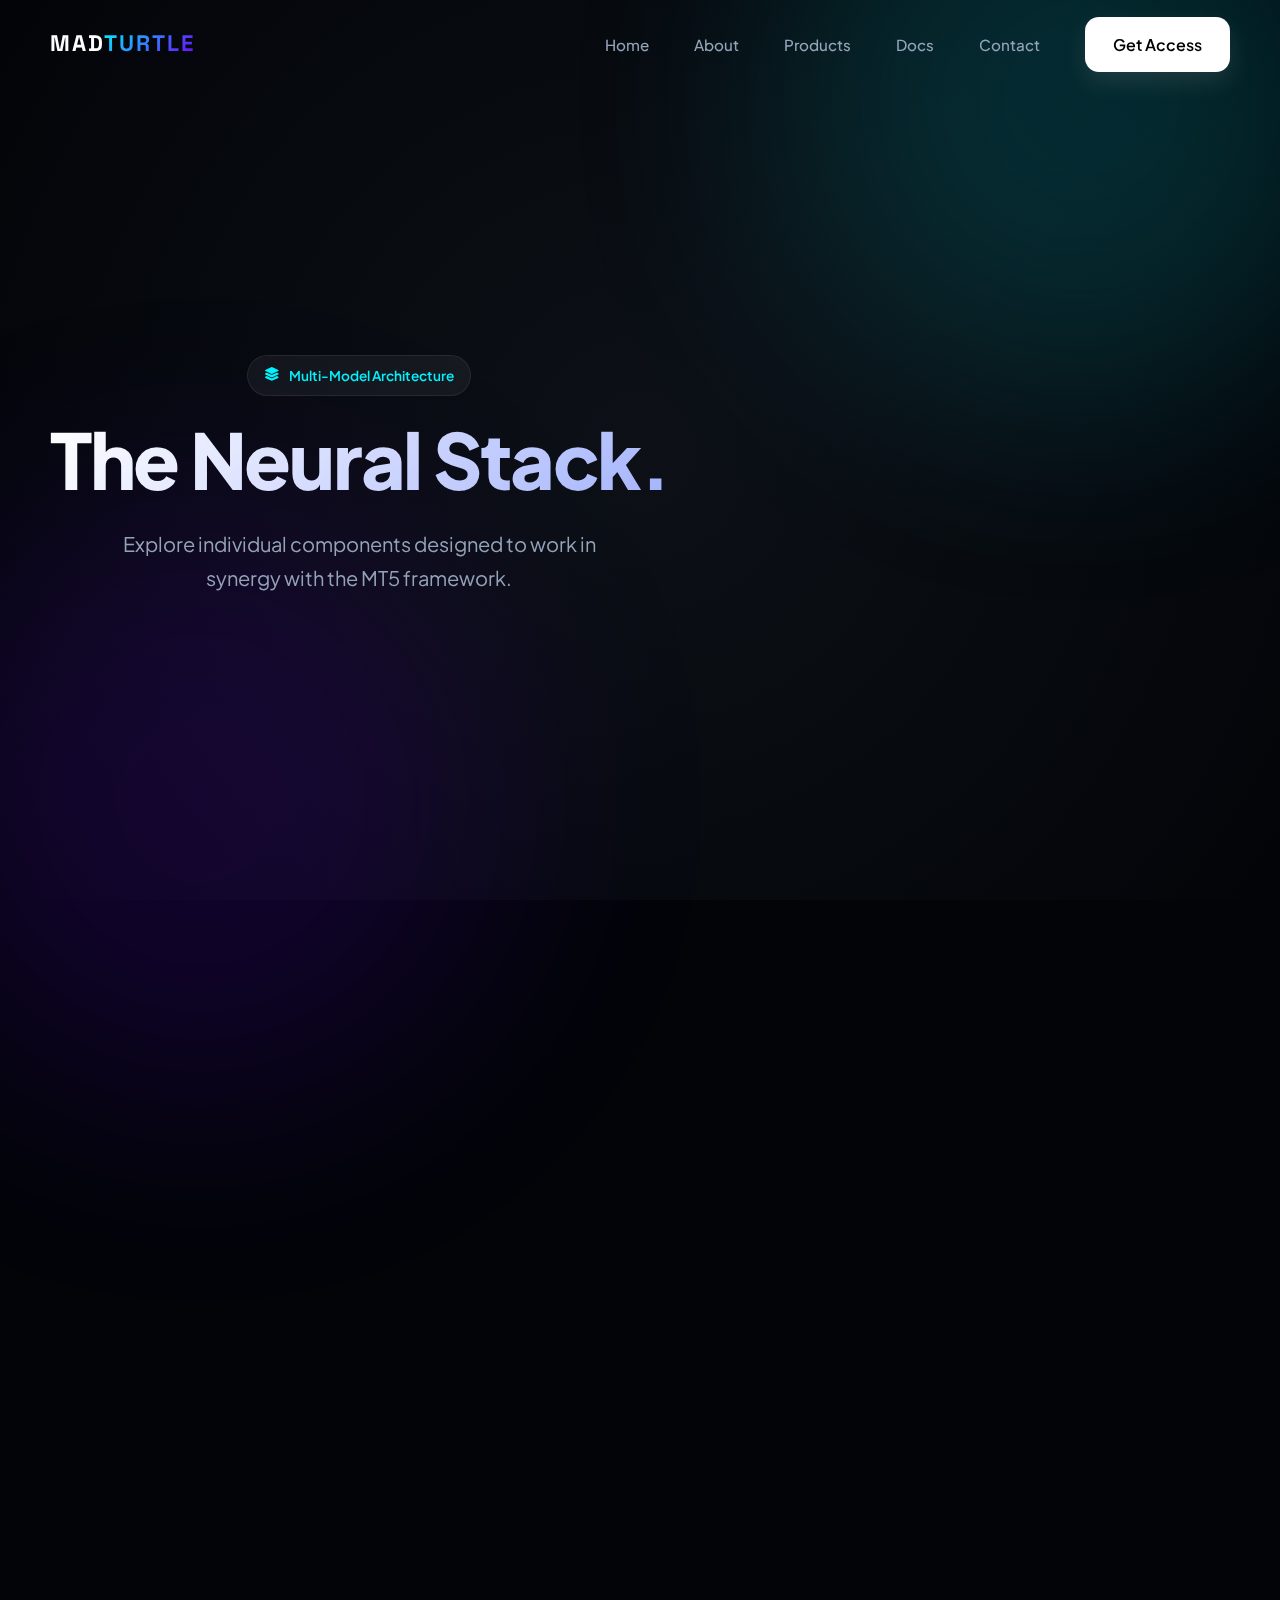
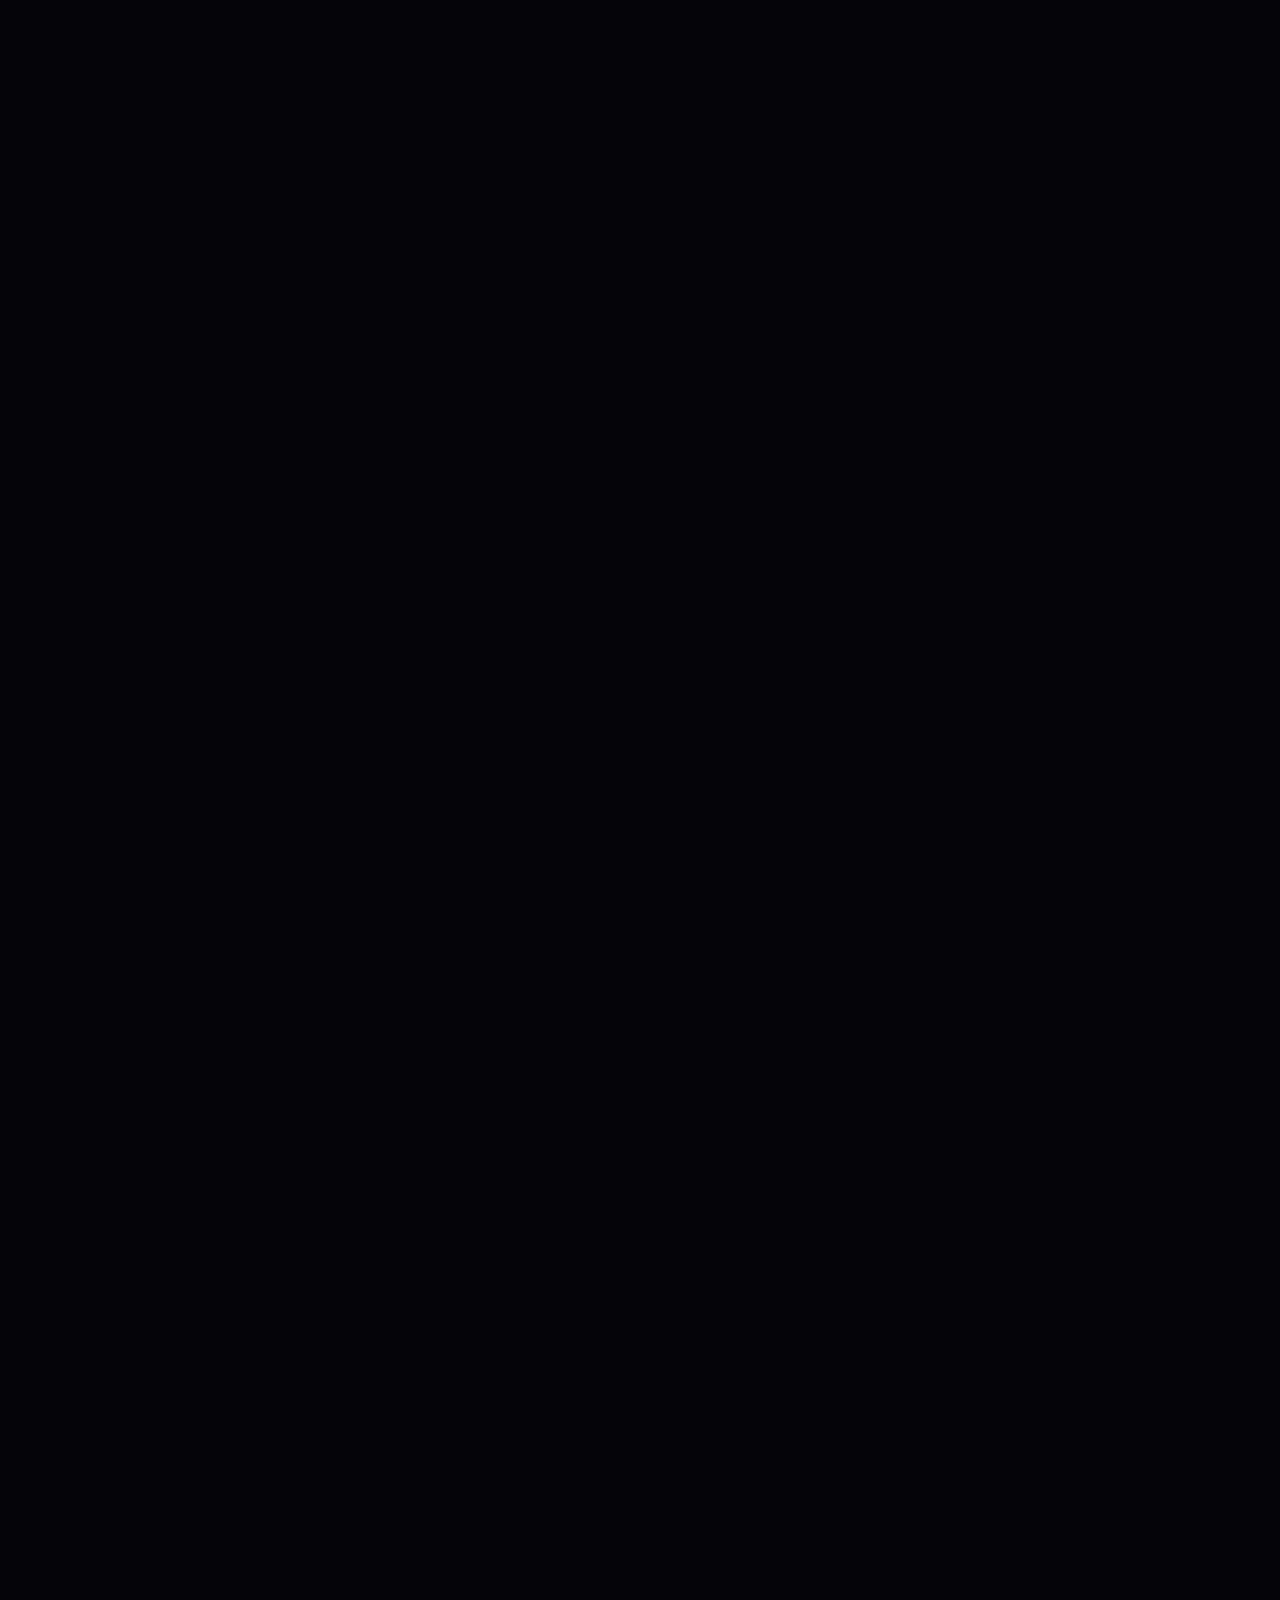
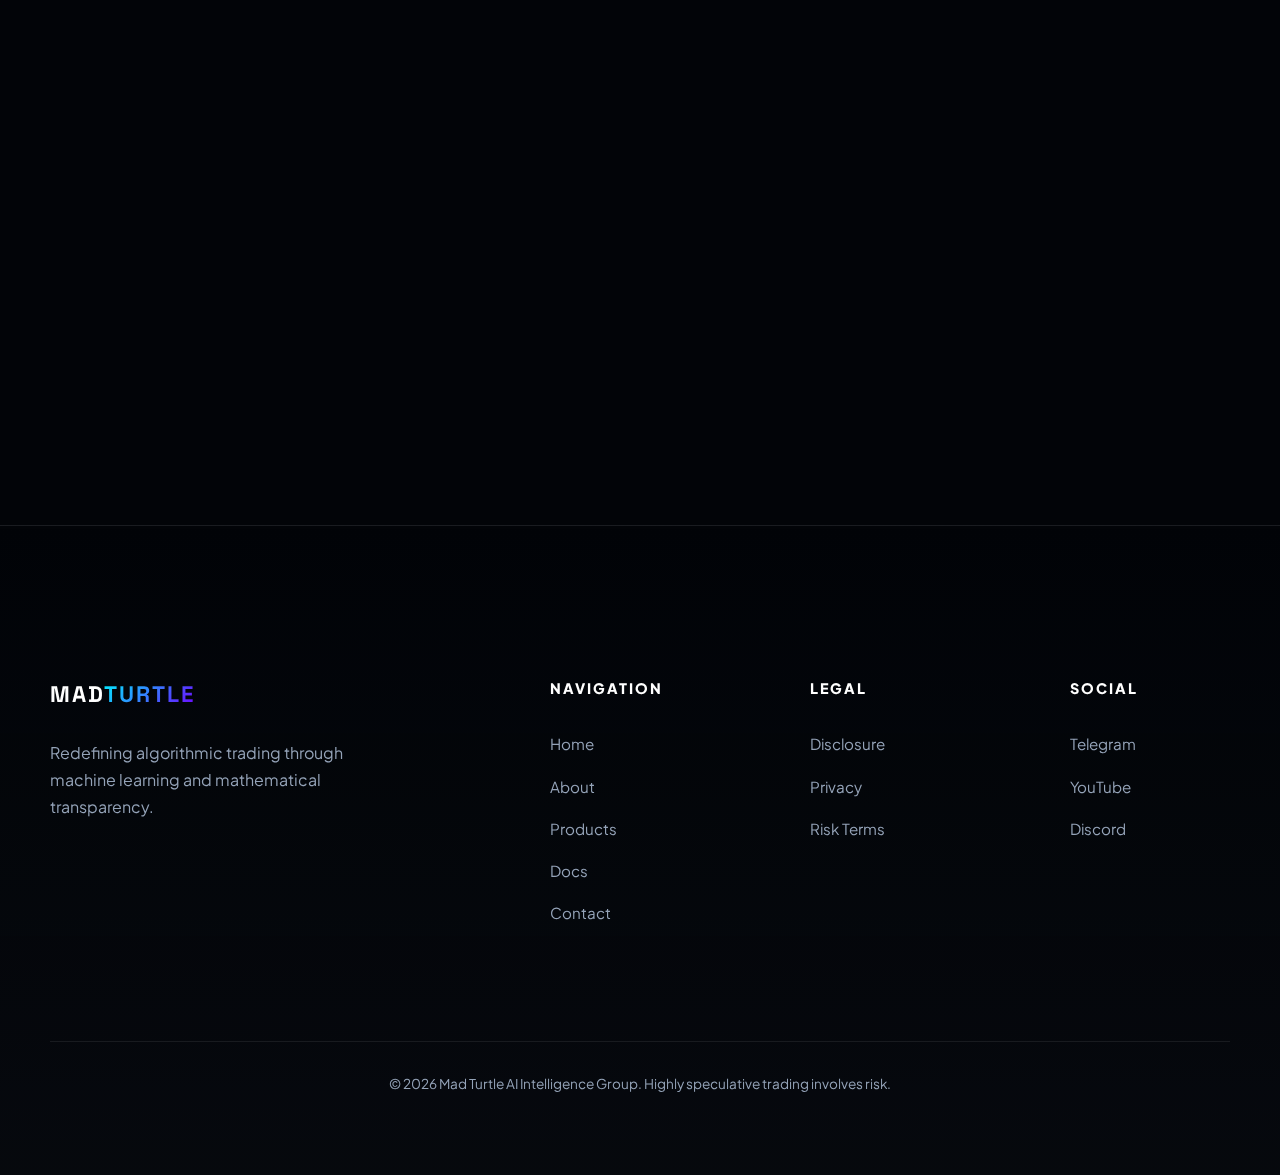
<file: products.html>
<!DOCTYPE html>
<html lang="en">

<head>
    <meta charset="UTF-8">
    <meta name="viewport" content="width=device-width, initial-scale=1.0">
    <title>Our AI Products | Mad Turtle Ecosystem</title>

    <!-- Favicon -->
    <link rel="icon" type="image/png" sizes="32x32" href="assets/favicon-32x32.png">
    <link rel="icon" type="image/png" sizes="16x16" href="assets/favicon-16x16.png">
    <link rel="apple-touch-icon" sizes="180x180" href="assets/apple-touch-icon.png">
    <link rel="manifest" href="site.webmanifest">
    <meta name="theme-color" content="#020408">

    <link rel="stylesheet" href="style.css">
    <link rel="stylesheet" href="https://cdnjs.cloudflare.com/ajax/libs/font-awesome/6.5.1/css/all.min.css">
</head>

<body>

    <div class="canvas-bg"></div>
    <div class="glow-orb orb-primary"></div>
    <div class="glow-orb orb-secondary"></div>

    <header id="site-header">
        <div class="nav-container">
            <a href="index.html" class="logo">MAD<span class="accent-gradient">TURTLE</span></a>
            <nav class="nav-links">
                <a href="index.html" class="nav-link">Home</a>
                <a href="about.html" class="nav-link">About</a>
                <a href="products.html" class="nav-link">Products</a>
                <a href="docs.html" class="nav-link">Docs</a>
                <a href="contact.html" class="nav-link">Contact</a>
                <a href="https://infinityalgoacademy.net/item/ai-machine-learning-trading-bot-mad-turtle/"
                    class="btn-v2 btn-premium">Get Access</a>
            </nav>
        </div>
    </header>

    <section class="hero-v2 container-v2" style="padding-top: 200px; padding-bottom: 50px;">
        <div class="section-header reveal-v2">
            <div class="hero-tag">
                <i class="fas fa-layer-group"></i>
                <span>Multi-Model Architecture</span>
            </div>
            <h1 class="hero-title text-gradient">The Neural Stack.</h1>
            <p class="hero-desc" style="margin: 0 auto;">Explore individual components designed to work in synergy with
                the MT5 framework.</p>
        </div>
    </section>

    <section class="container-v2" style="padding-bottom: 150px;">
        <!-- Primary Product -->
        <div class="feature-card-v2 reveal-v2"
            style="display: flex; gap: 60px; align-items: center; margin-bottom: 40px; border-color: rgba(0, 242, 255, 0.4);">
            <div style="flex: 1;">
                <img src="assets/hero_v2.png" alt="Mad Turtle AI Bot"
                    style="width: 100%; border-radius: 30px; border: 1px solid var(--border-glass);">
            </div>
            <div style="flex: 1.2;">
                <span class="accent-gradient" style="font-weight: 800; letter-spacing: 2px; font-size: 0.8rem;">CORE
                    ENGINE</span>
                <h2 style="font-size: 3rem; margin: 20px 0;">Mad Turtle AI Bot (MT5)</h2>
                <p style="color: var(--text-dim); font-size: 1.1rem; margin-bottom: 30px;">Our flagship Expert Advisor.
                    Utilizes local ONNX execution to process price action through meta-models and ensemble neural
                    filters.</p>
                <div style="display: grid; grid-template-columns: 1fr 1fr; gap: 20px; margin-bottom: 40px;">
                    <div style="color: var(--text-main); font-size: 0.9rem;"><i class="fas fa-check-circle"
                            style="color: var(--primary-glow); margin-right: 10px;"></i>No Martingale</div>
                    <div style="color: var(--text-main); font-size: 0.9rem;"><i class="fas fa-check-circle"
                            style="color: var(--primary-glow); margin-right: 10px;"></i>XAUUSD Optimized</div>
                    <div style="color: var(--text-main); font-size: 0.9rem;"><i class="fas fa-check-circle"
                            style="color: var(--primary-glow); margin-right: 10px;"></i>ONNX Native</div>
                    <div style="color: var(--text-main); font-size: 0.9rem;"><i class="fas fa-check-circle"
                            style="color: var(--primary-glow); margin-right: 10px;"></i>Deep Backtesting</div>
                </div>
                <a href="https://infinityalgoacademy.net/item/ai-machine-learning-trading-bot-mad-turtle/"
                    class="btn-v2 btn-premium">View on Store</a>
            </div>
        </div>

        <!-- Future & Secondary Products Bento Grid -->
        <div class="feature-grid-v2">
            <!-- Large Feature -->
            <div class="feature-card-v2 large reveal-v2">
                <div style="flex: 1;">
                    <div class="icon-box"><i class="fas fa-box-open"></i></div>
                    <div class="card-badge">Top Rated</div>
                    <h3>Alpha Pro Bundle</h3>
                    <p>A library of 80+ quantitative TradingView indicators designed to validate AI signals in real-time
                        execution. The ultimate toolkit for serious traders.</p>
                    <a href="https://infinityalgoacademy.net/item/80-pro-tradingview-indicators-bundle-trade-smarter-with-one-powerful-system/"
                        class="btn-v2 btn-premium" style="margin-top: 30px;">Access Bundle</a>
                </div>
                <div style="flex: 0.8; opacity: 0.5;">
                    <i class="fas fa-chart-line"
                        style="font-size: 15rem; color: var(--primary-glow); filter: blur(40px); position: absolute; right: -50px; bottom: -50px;"></i>
                </div>
            </div>

            <!-- Medium Feature 1 -->
            <div class="feature-card-v2 reveal-v2" style="transition-delay: 0.1s;">
                <div class="icon-box"><i class="fas fa-chart-area"></i></div>
                <div class="card-badge" style="color: var(--secondary-glow); border-color: var(--secondary-glow);">Beta
                </div>
                <h3>Liquidity Mapper</h3>
                <p>Maps institutional order flow using cluster analysis and neural volume predictions. A visual bridge
                    between data and price.</p>
                <div
                    style="margin-top: 30px; font-size: 0.75rem; color: var(--secondary-glow); font-weight: 800; letter-spacing: 1px;">
                    DEVELOPMENT PHASE</div>
            </div>

            <!-- Wide Feature -->
            <div class="feature-card-v2 wide reveal-v2" style="transition-delay: 0.2s;">
                <div style="flex: 1;">
                    <div class="icon-box"><i class="fas fa-database"></i></div>
                    <div class="card-badge">Exclusive</div>
                    <h3>Dataset Training Sets</h3>
                    <p>Direct access to our curated historical datasets (XAUUSD/Forex) cleaned and formatted for custom
                        AI model training. Precision data for precision results.</p>
                </div>
                <div style="flex: 0.5; text-align: right;">
                    <div style="font-size: 0.75rem; color: var(--text-dim); font-weight: 700; letter-spacing: 2px;">
                        MEMBERS ONLY</div>
                    <div class="accent-gradient" style="font-size: 2rem; font-weight: 800; margin-top: 10px;">10GB+ DATA
                    </div>
                </div>
            </div>
        </div>
    </section>

    <footer-v2>
        <div class="container-v2">
            <div class="footer-grid-v2">
                <div>
                    <a href="index.html" class="logo">MAD<span class="accent-gradient">TURTLE</span></a>
                    <p class="footer-desc">Redefining algorithmic trading through machine learning and mathematical
                        transparency.</p>
                </div>
                <div>
                    <h4 class="footer-title">Navigation</h4>
                    <ul class="footer-links-list">
                        <li><a href="index.html">Home</a></li>
                        <li><a href="about.html">About</a></li>
                        <li><a href="products.html">Products</a></li>
                        <li><a href="docs.html">Docs</a></li>
                        <li><a href="contact.html">Contact</a></li>
                    </ul>
                </div>
                <div>
                    <h4 class="footer-title">Legal</h4>
                    <ul class="footer-links-list">
                        <li><a href="terms.html">Disclosure</a></li>
                        <li><a href="terms.html">Privacy</a></li>
                        <li><a href="terms.html">Risk Terms</a></li>
                    </ul>
                </div>
                <div>
                    <h4 class="footer-title">Social</h4>
                    <ul class="footer-links-list">
                        <li><a href="#">Telegram</a></li>
                        <li><a href="#">YouTube</a></li>
                        <li><a href="#">Discord</a></li>
                    </ul>
                </div>
            </div>
            <div
                style="text-align: center; color: var(--text-dim); font-size: 0.85rem; border-top: 1px solid var(--border-glass); padding-top: 30px;">
                &copy; 2026 Mad Turtle AI Intelligence Group. Highly speculative trading involves risk.
            </div>
        </div>
    </footer-v2>

    <script src="script.js"></script>
</body>

</html>
</file>
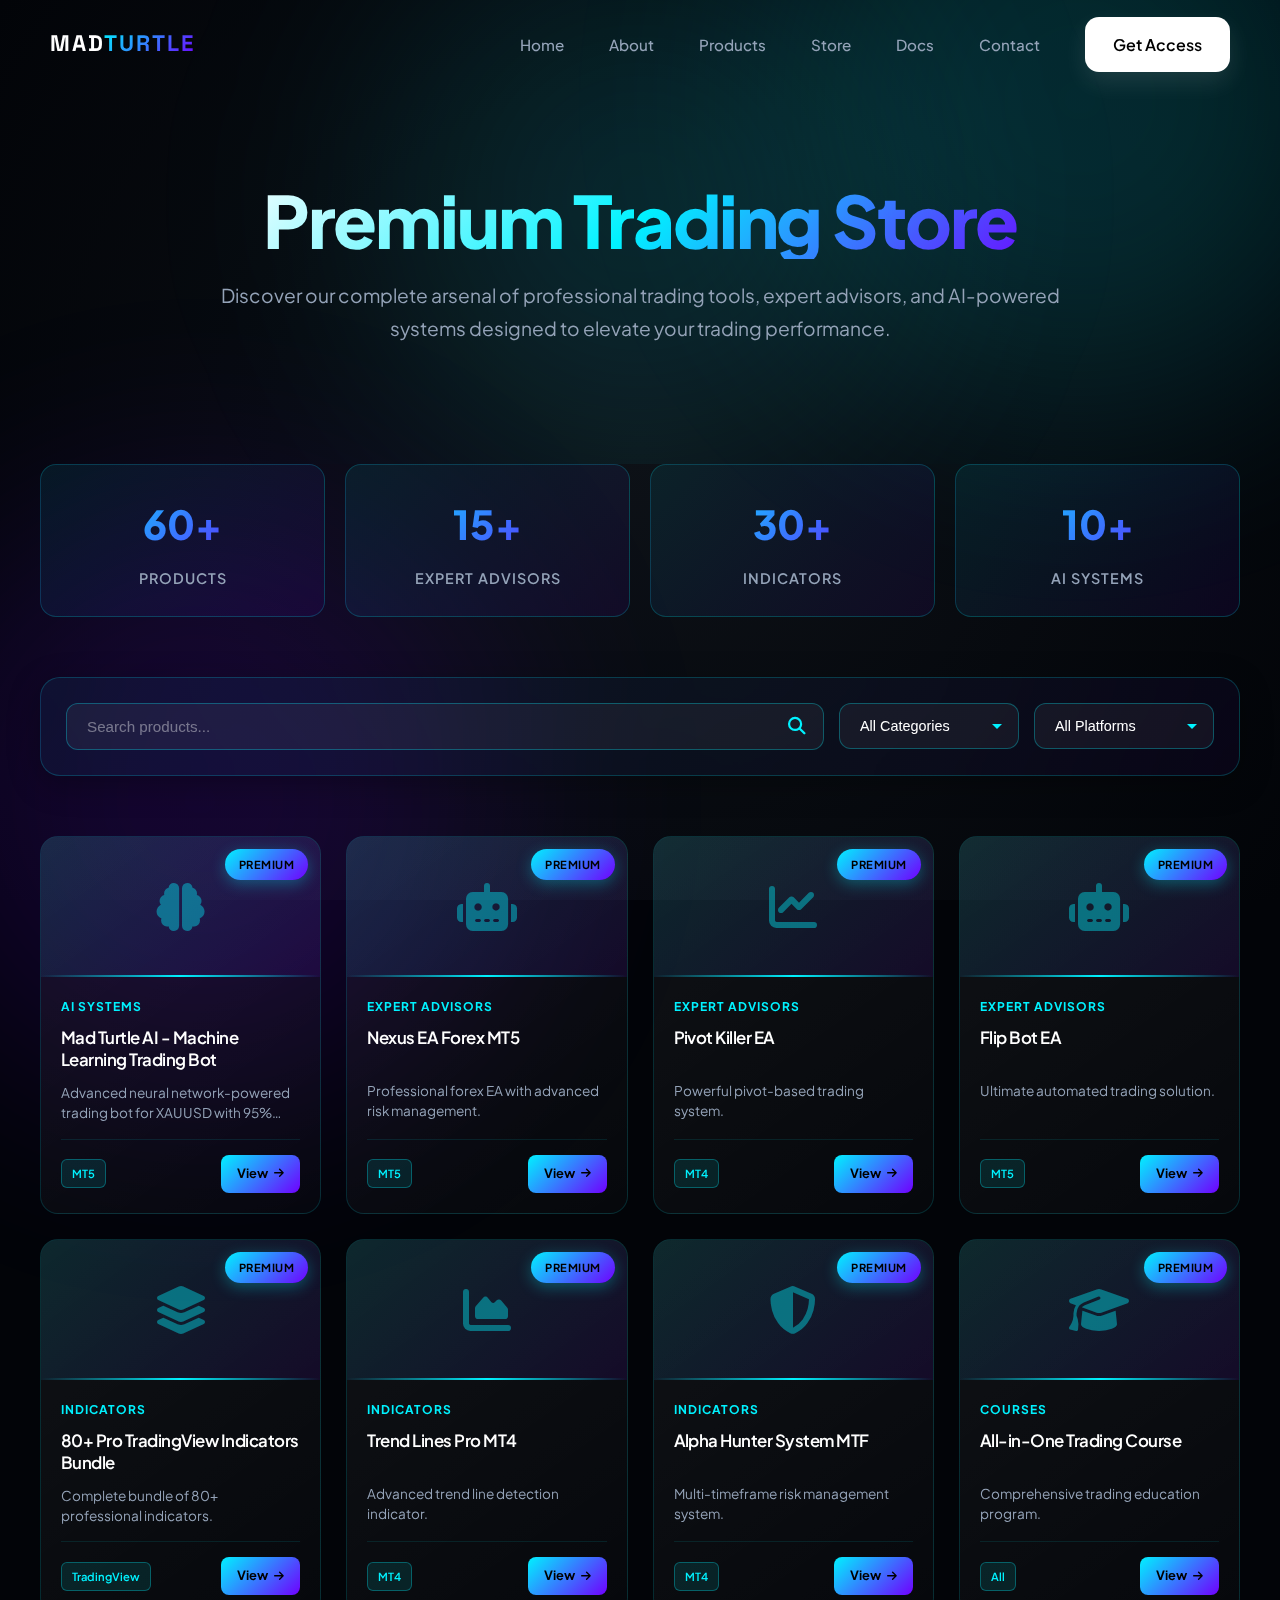
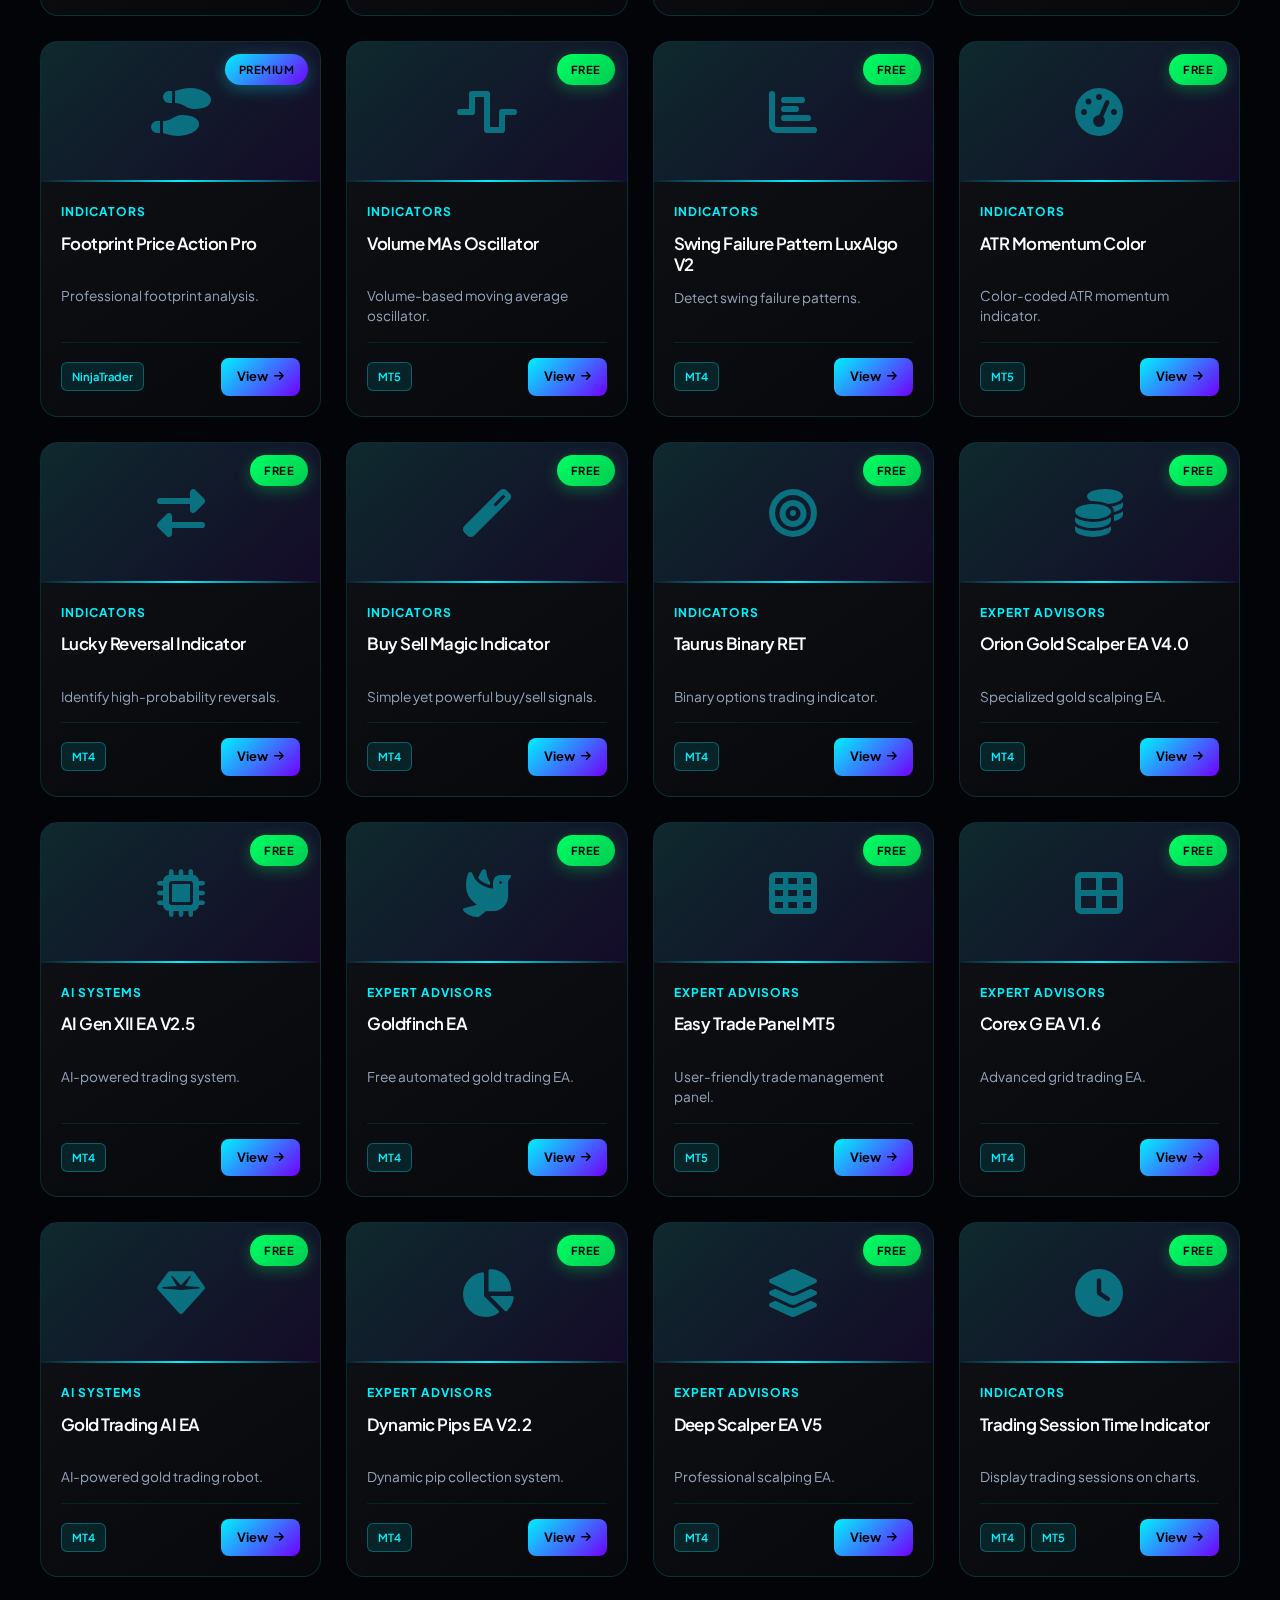
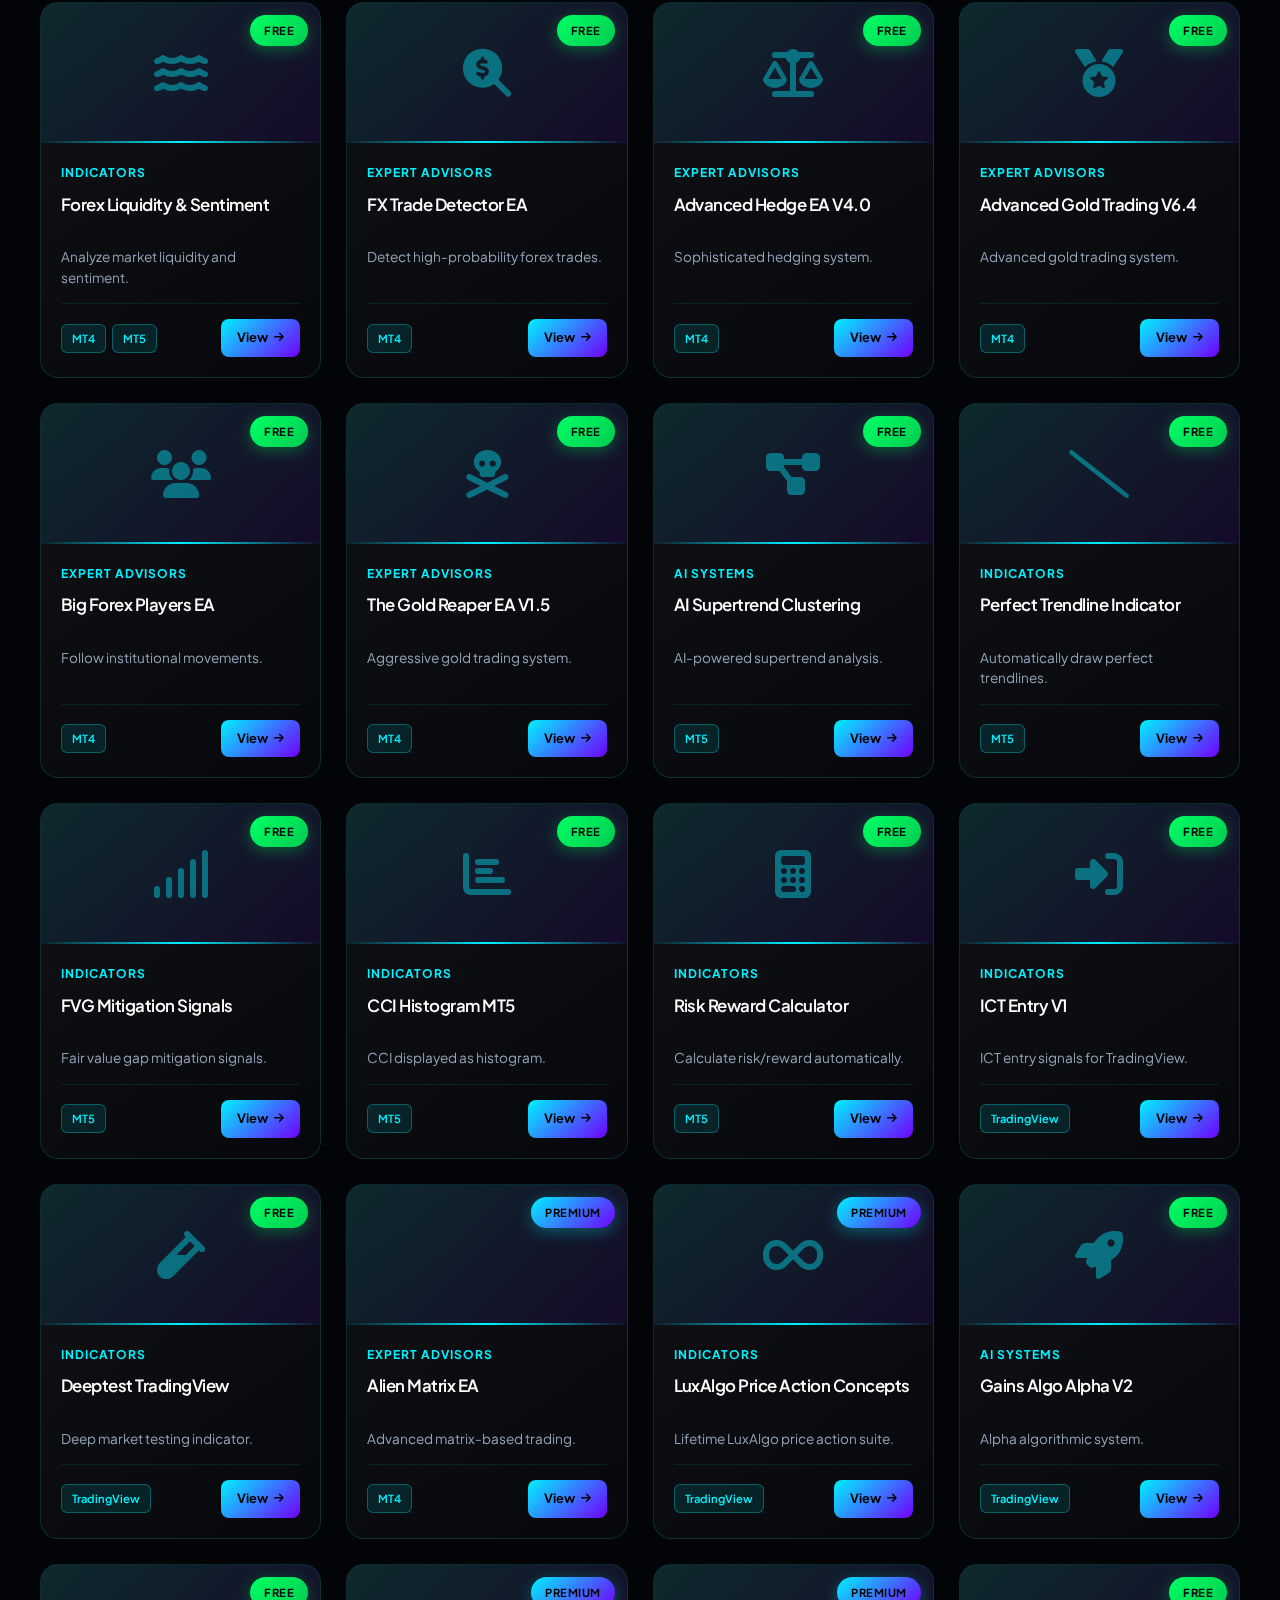
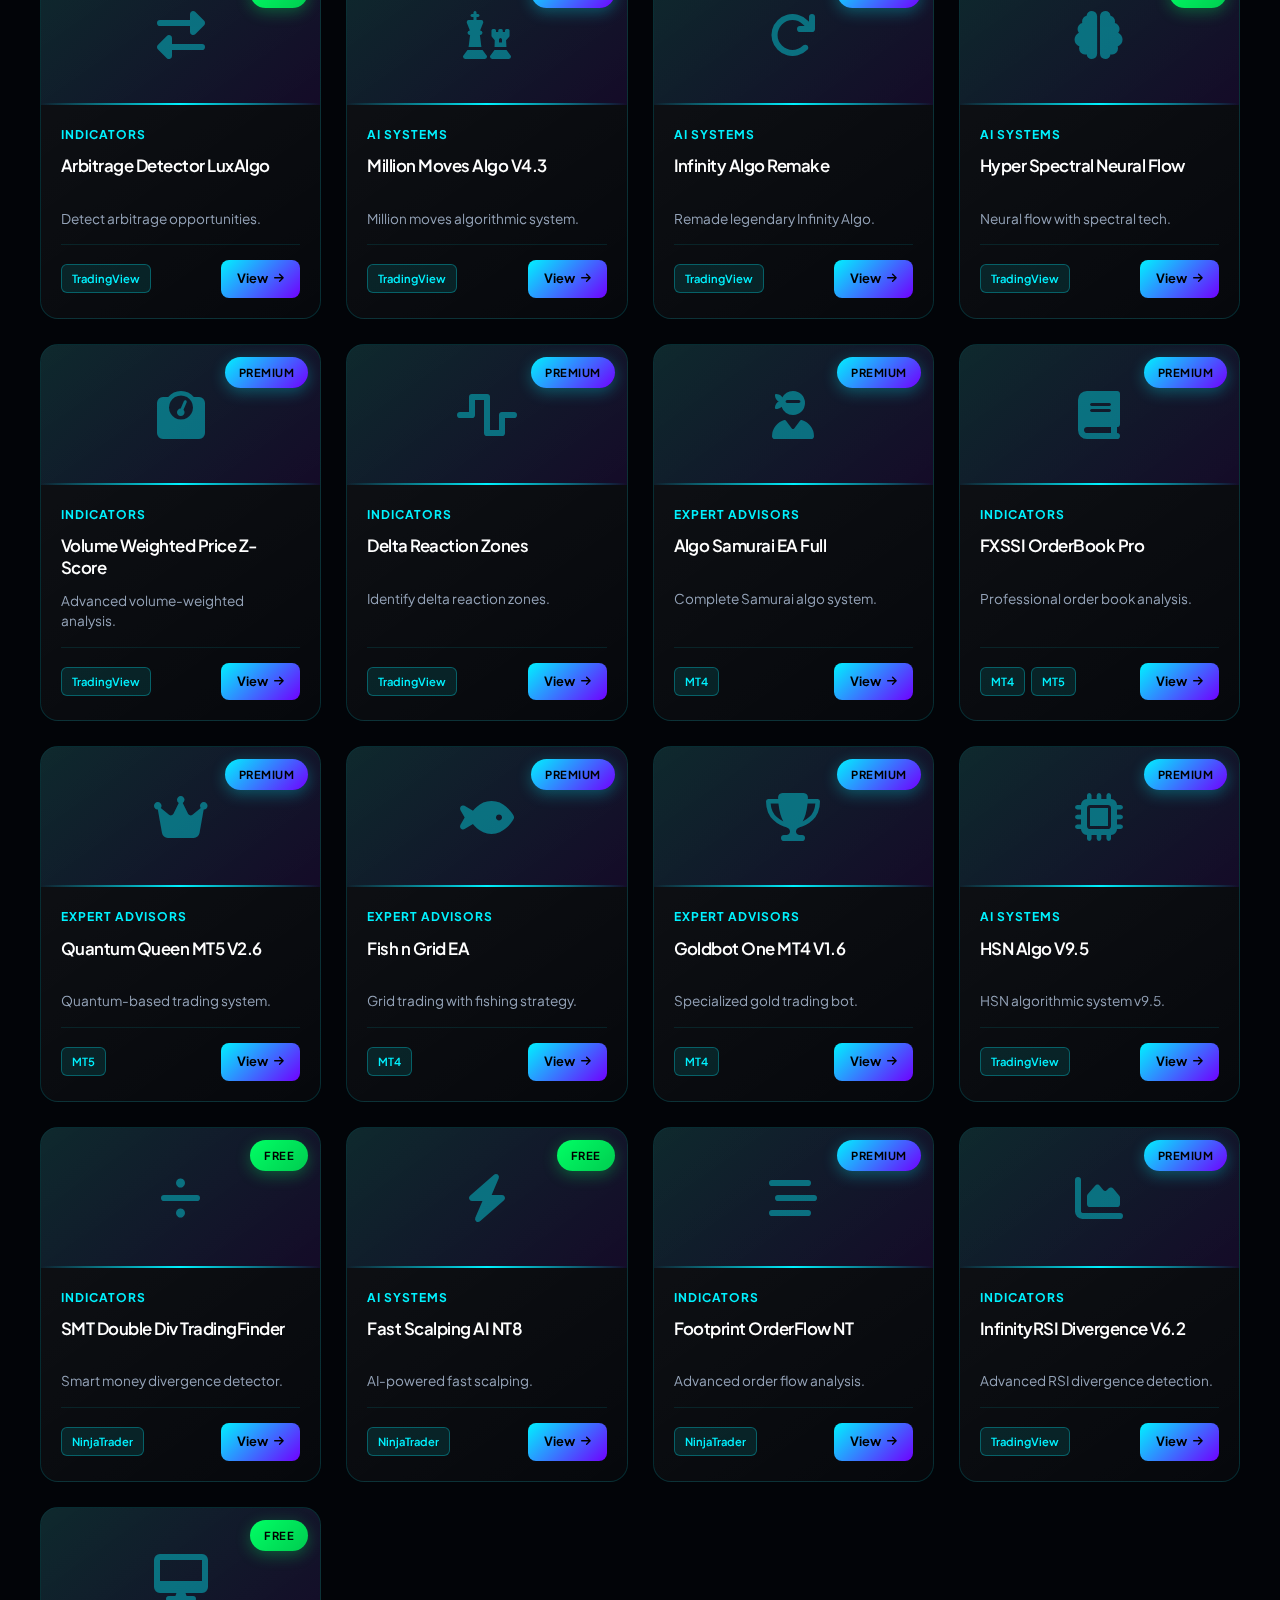
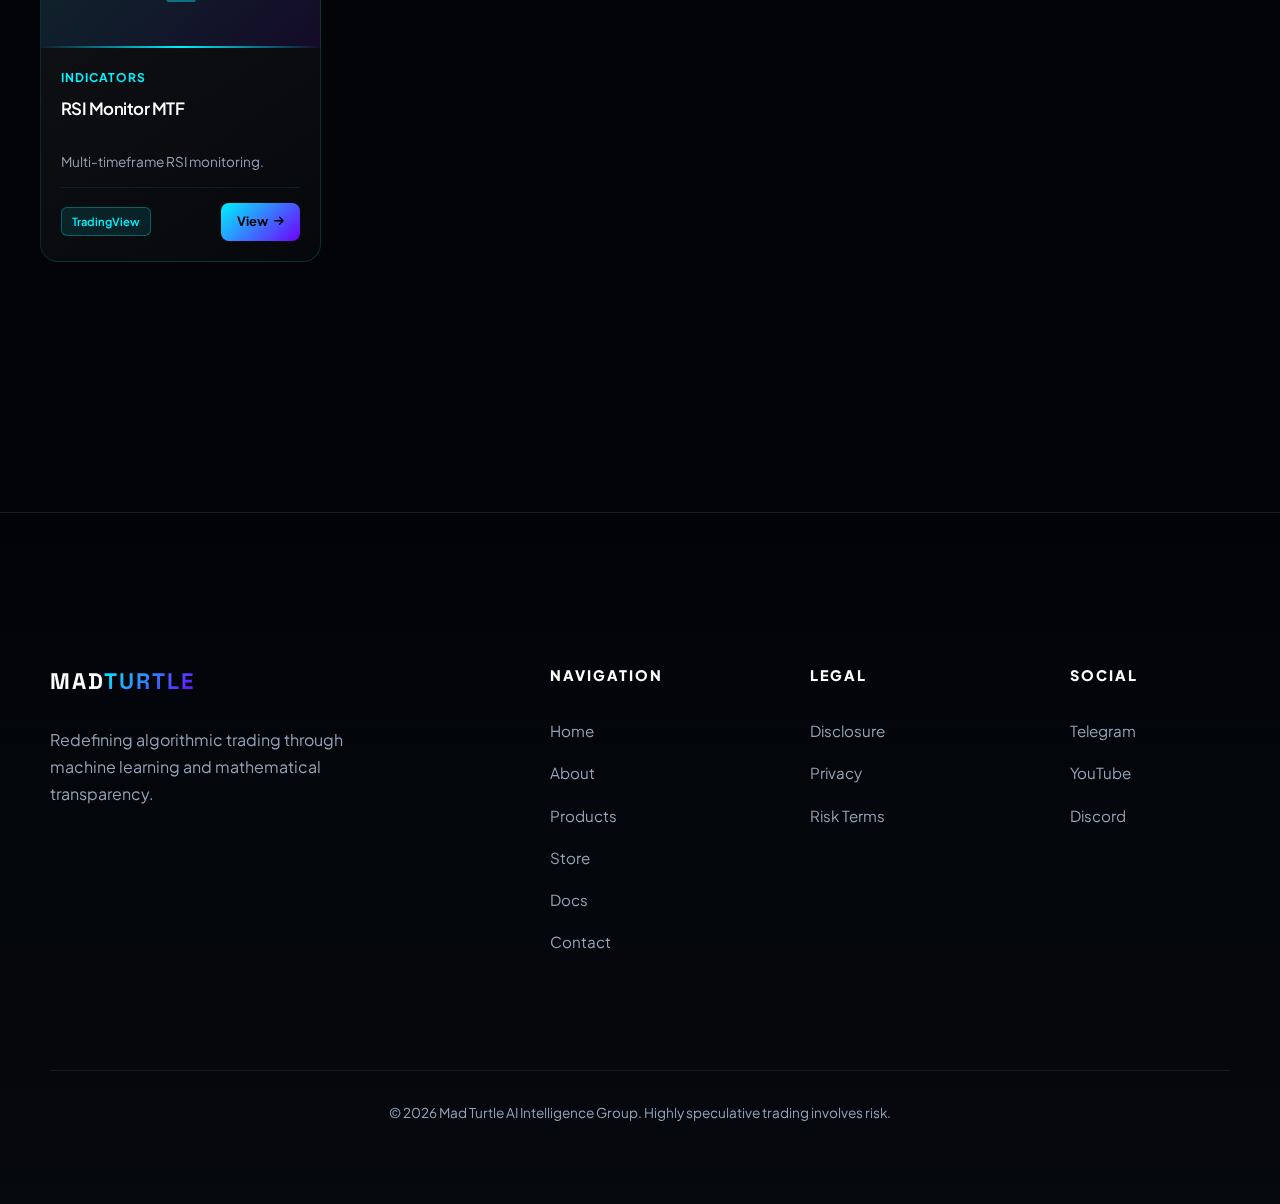
<file: store.html>
<!DOCTYPE html>
<html lang="en">

<head>
    <meta charset="UTF-8">
    <meta name="viewport" content="width=device-width, initial-scale=1.0">
    <title>Premium Store | Mad Turtle AI Trading Products</title>
    <meta name="description"
        content="Explore our complete collection of premium trading tools, expert advisors, indicators, and AI-powered systems for MetaTrader and TradingView.">

    <!-- Favicon -->
    <link rel="icon" type="image/png" sizes="32x32" href="assets/favicon-32x32.png">
    <link rel="icon" type="image/png" sizes="16x16" href="assets/favicon-16x16.png">
    <link rel="apple-touch-icon" sizes="180x180" href="assets/apple-touch-icon.png">
    <link rel="manifest" href="site.webmanifest">
    <meta name="theme-color" content="#020408">

    <link rel="stylesheet" href="style.css">
    <link rel="stylesheet" href="https://cdnjs.cloudflare.com/ajax/libs/font-awesome/6.5.1/css/all.min.css">
    <style>
        /* Store Hero Section */
        .store-hero {
            padding: 180px 0 80px;
            text-align: center;
            position: relative;
            overflow: hidden;
        }

        .store-hero::before {
            content: '';
            position: absolute;
            top: -200px;
            left: 50%;
            transform: translateX(-50%);
            width: 800px;
            height: 800px;
            background: radial-gradient(circle, rgba(0, 242, 255, 0.15), transparent 70%);
            filter: blur(80px);
            animation: pulse 8s ease-in-out infinite;
        }

        @keyframes pulse {

            0%,
            100% {
                transform: translateX(-50%) scale(1);
                opacity: 0.15;
            }

            50% {
                transform: translateX(-50%) scale(1.2);
                opacity: 0.25;
            }
        }

        .store-hero-content {
            position: relative;
            z-index: 1;
            max-width: 900px;
            margin: 0 auto;
            padding: 0 30px;
        }

        .store-hero h1 {
            font-size: 4.5rem;
            margin-bottom: 20px;
            background: linear-gradient(135deg, #fff 0%, var(--primary-glow) 50%, var(--secondary-glow) 100%);
            -webkit-background-clip: text;
            background-clip: text;
            -webkit-text-fill-color: transparent;
            line-height: 1.1;
            font-weight: 800;
        }

        .store-hero p {
            font-size: 1.2rem;
            color: var(--text-dim);
            margin-bottom: 40px;
            line-height: 1.7;
        }

        /* Filter Controls */
        .store-controls {
            max-width: 1400px;
            margin: 0 auto 60px;
            padding: 0 40px;
        }

        .controls-wrapper {
            background: linear-gradient(135deg, rgba(0, 242, 255, 0.05), rgba(112, 0, 255, 0.05));
            border: 1px solid rgba(0, 242, 255, 0.2);
            border-radius: 20px;
            padding: 25px;
            backdrop-filter: blur(20px);
            box-shadow: 0 8px 32px rgba(0, 0, 0, 0.3);
        }

        .controls-grid {
            display: grid;
            grid-template-columns: 1fr auto auto;
            gap: 15px;
            align-items: center;
        }

        .search-wrapper {
            position: relative;
        }

        .search-input {
            width: 100%;
            padding: 14px 50px 14px 20px;
            background: rgba(255, 255, 255, 0.05);
            border: 1px solid rgba(0, 242, 255, 0.3);
            border-radius: 12px;
            color: #fff;
            font-size: 0.95rem;
            transition: all 0.3s ease;
        }

        .search-input:focus {
            outline: none;
            border-color: var(--primary-glow);
            background: rgba(255, 255, 255, 0.08);
            box-shadow: 0 0 20px rgba(0, 242, 255, 0.2);
        }

        .search-input::placeholder {
            color: rgba(255, 255, 255, 0.4);
        }

        .search-icon {
            position: absolute;
            right: 18px;
            top: 50%;
            transform: translateY(-50%);
            color: var(--primary-glow);
            font-size: 1.1rem;
            pointer-events: none;
        }

        .filter-select {
            padding: 14px 20px;
            background: rgba(255, 255, 255, 0.05);
            border: 1px solid rgba(0, 242, 255, 0.3);
            border-radius: 12px;
            color: #fff;
            font-size: 0.9rem;
            cursor: pointer;
            transition: all 0.3s ease;
            min-width: 180px;
            appearance: none;
            background-image: url("data:image/svg+xml,%3Csvg xmlns='http://www.w3.org/2000/svg' width='12' height='12' viewBox='0 0 12 12'%3E%3Cpath fill='%2300f2ff' d='M6 9L1 4h10z'/%3E%3C/svg%3E");
            background-repeat: no-repeat;
            background-position: right 15px center;
            padding-right: 40px;
        }

        .filter-select:hover {
            border-color: var(--primary-glow);
            background-color: rgba(255, 255, 255, 0.08);
        }

        .filter-select option {
            background: #0a0f1a;
            color: #fff;
        }

        /* Stats Bar */
        .store-stats {
            max-width: 1400px;
            margin: 0 auto 60px;
            padding: 0 40px;
        }

        .stats-grid {
            display: grid;
            grid-template-columns: repeat(auto-fit, minmax(200px, 1fr));
            gap: 20px;
        }

        .stat-card {
            background: linear-gradient(135deg, rgba(0, 242, 255, 0.08), rgba(112, 0, 255, 0.08));
            border: 1px solid rgba(0, 242, 255, 0.2);
            border-radius: 16px;
            padding: 25px;
            text-align: center;
            transition: all 0.3s ease;
        }

        .stat-card:hover {
            transform: translateY(-5px);
            border-color: var(--primary-glow);
            box-shadow: 0 10px 30px rgba(0, 242, 255, 0.2);
        }

        .stat-number {
            font-size: 2.5rem;
            font-weight: 800;
            background: linear-gradient(135deg, var(--primary-glow), var(--secondary-glow));
            -webkit-background-clip: text;
            background-clip: text;
            -webkit-text-fill-color: transparent;
            margin-bottom: 8px;
        }

        .stat-label {
            color: var(--text-dim);
            font-size: 0.9rem;
            font-weight: 600;
            text-transform: uppercase;
            letter-spacing: 1px;
        }

        /* Products Section */
        .products-section {
            max-width: 1400px;
            margin: 0 auto;
            padding: 0 40px 100px;
        }

        .products-grid {
            display: grid;
            grid-template-columns: repeat(auto-fill, minmax(280px, 1fr));
            gap: 25px;
            opacity: 1;
            transition: opacity 0.3s ease;
        }

        .products-grid.filtering {
            opacity: 0.5;
        }

        /* Product Card - Smaller & More Attractive */
        .product-card {
            background: linear-gradient(145deg, rgba(255, 255, 255, 0.06), rgba(255, 255, 255, 0.02));
            border: 1px solid rgba(0, 242, 255, 0.15);
            border-radius: 18px;
            overflow: hidden;
            transition: all 0.4s cubic-bezier(0.4, 0, 0.2, 1);
            cursor: pointer;
            position: relative;
            height: 100%;
            display: flex;
            flex-direction: column;
        }

        .product-card::before {
            content: '';
            position: absolute;
            top: 0;
            left: 0;
            width: 100%;
            height: 100%;
            background: radial-gradient(circle at top right, rgba(0, 242, 255, 0.15), transparent 60%);
            opacity: 0;
            transition: opacity 0.4s ease;
            pointer-events: none;
        }

        .product-card:hover {
            transform: translateY(-10px) scale(1.02);
            border-color: rgba(0, 242, 255, 0.5);
            box-shadow: 0 20px 40px rgba(0, 0, 0, 0.4), 0 0 30px rgba(0, 242, 255, 0.2);
        }

        .product-card:hover::before {
            opacity: 1;
        }

        /* Product Header */
        .product-header {
            position: relative;
            height: 140px;
            background: linear-gradient(135deg, rgba(0, 242, 255, 0.1), rgba(112, 0, 255, 0.1));
            display: flex;
            align-items: center;
            justify-content: center;
            overflow: hidden;
        }

        .product-header::after {
            content: '';
            position: absolute;
            bottom: 0;
            left: 0;
            width: 100%;
            height: 2px;
            background: linear-gradient(90deg, transparent, var(--primary-glow), transparent);
        }

        .product-icon {
            font-size: 3rem;
            color: var(--primary-glow);
            opacity: 0.4;
            transition: all 0.4s ease;
        }

        .product-card:hover .product-icon {
            opacity: 0.8;
            transform: scale(1.1) rotate(5deg);
        }

        .product-badge {
            position: absolute;
            top: 12px;
            right: 12px;
            padding: 6px 14px;
            border-radius: 20px;
            font-size: 0.7rem;
            font-weight: 700;
            text-transform: uppercase;
            letter-spacing: 0.5px;
            backdrop-filter: blur(10px);
        }

        .product-badge.free {
            background: linear-gradient(135deg, #00ff64, #00cc50);
            color: #000;
            box-shadow: 0 4px 15px rgba(0, 255, 100, 0.3);
        }

        .product-badge.premium {
            background: linear-gradient(135deg, var(--primary-glow), var(--secondary-glow));
            color: #000;
            box-shadow: 0 4px 15px rgba(0, 242, 255, 0.3);
        }

        /* Product Body */
        .product-body {
            padding: 20px;
            flex: 1;
            display: flex;
            flex-direction: column;
        }

        .product-category {
            color: var(--primary-glow);
            font-size: 0.75rem;
            font-weight: 700;
            text-transform: uppercase;
            letter-spacing: 1px;
            margin-bottom: 10px;
        }

        .product-title {
            font-size: 1.05rem;
            color: #fff;
            margin-bottom: 12px;
            line-height: 1.3;
            font-weight: 600;
            display: -webkit-box;
            -webkit-line-clamp: 2;
            line-clamp: 2;
            -webkit-box-orient: vertical;
            overflow: hidden;
            min-height: 2.6rem;
        }

        .product-description {
            color: var(--text-dim);
            font-size: 0.85rem;
            line-height: 1.5;
            margin-bottom: 15px;
            display: -webkit-box;
            -webkit-line-clamp: 2;
            line-clamp: 2;
            -webkit-box-orient: vertical;
            overflow: hidden;
            flex: 1;
        }

        /* Product Footer */
        .product-footer {
            display: flex;
            align-items: center;
            justify-content: space-between;
            padding-top: 15px;
            border-top: 1px solid rgba(0, 242, 255, 0.1);
            margin-top: auto;
        }

        .product-platform {
            display: flex;
            gap: 6px;
            flex-wrap: wrap;
        }

        .platform-tag {
            padding: 4px 10px;
            background: rgba(0, 242, 255, 0.1);
            border: 1px solid rgba(0, 242, 255, 0.3);
            border-radius: 6px;
            font-size: 0.7rem;
            color: var(--primary-glow);
            font-weight: 600;
        }

        .product-link {
            padding: 8px 16px;
            background: linear-gradient(135deg, var(--primary-glow), var(--secondary-glow));
            color: #000;
            text-decoration: none;
            border-radius: 8px;
            font-weight: 700;
            font-size: 0.8rem;
            transition: all 0.3s ease;
            display: inline-flex;
            align-items: center;
            gap: 6px;
            white-space: nowrap;
        }

        .product-link:hover {
            transform: scale(1.05);
            box-shadow: 0 8px 20px rgba(0, 242, 255, 0.4);
        }

        .product-link i {
            font-size: 0.7rem;
        }

        /* No Results */
        .no-results {
            text-align: center;
            padding: 80px 20px;
            color: var(--text-dim);
        }

        .no-results i {
            font-size: 4rem;
            color: var(--primary-glow);
            opacity: 0.3;
            margin-bottom: 20px;
        }

        .no-results h3 {
            font-size: 1.5rem;
            color: #fff;
            margin-bottom: 10px;
        }

        .no-results p {
            font-size: 1rem;
        }

        /* Responsive */
        @media (max-width: 1200px) {
            .products-grid {
                grid-template-columns: repeat(auto-fill, minmax(250px, 1fr));
            }
        }

        @media (max-width: 768px) {
            .store-hero {
                padding: 140px 0 60px;
            }

            .store-hero h1 {
                font-size: 2.5rem;
            }

            .store-hero p {
                font-size: 1rem;
            }

            .controls-grid {
                grid-template-columns: 1fr;
                gap: 12px;
            }

            .filter-select {
                min-width: 100%;
            }

            .products-grid {
                grid-template-columns: repeat(auto-fill, minmax(280px, 1fr));
                gap: 20px;
            }

            .products-section {
                padding: 0 20px 60px;
            }

            .store-controls {
                padding: 0 20px;
                margin-bottom: 40px;
            }

            .store-stats {
                padding: 0 20px;
                margin-bottom: 40px;
            }

            .stats-grid {
                grid-template-columns: repeat(2, 1fr);
                gap: 15px;
            }

            .stat-number {
                font-size: 2rem;
            }

            .stat-label {
                font-size: 0.8rem;
            }
        }

        @media (max-width: 480px) {
            .store-hero {
                padding: 120px 0 50px;
            }

            .store-hero h1 {
                font-size: 2rem;
            }

            .store-hero p {
                font-size: 0.9rem;
            }

            .products-grid {
                grid-template-columns: 1fr;
            }

            .product-header {
                height: 120px;
            }

            .product-icon {
                font-size: 2.5rem;
            }

            .stats-grid {
                grid-template-columns: 1fr;
            }

            .controls-wrapper {
                padding: 20px;
            }

            .filter-select {
                padding: 12px 15px;
                padding-right: 35px;
                font-size: 0.85rem;
            }

            .search-input {
                padding: 12px 45px 12px 15px;
                font-size: 0.85rem;
            }
        }
    </style>
</head>

<body>

    <div class="canvas-bg"></div>
    <div class="glow-orb orb-primary"></div>
    <div class="glow-orb orb-secondary"></div>

    <header id="site-header">
        <div class="nav-container">
            <a href="index.html" class="logo">MAD<span class="accent-gradient">TURTLE</span></a>
            <div class="mobile-menu-toggle" id="mobileMenuToggle">
                <span></span>
                <span></span>
                <span></span>
            </div>
            <nav class="nav-links" id="navLinks">
                <a href="index.html" class="nav-link">Home</a>
                <a href="about.html" class="nav-link">About</a>
                <a href="products.html" class="nav-link">Products</a>
                <a href="store.html" class="nav-link">Store</a>
                <a href="docs.html" class="nav-link">Docs</a>
                <a href="contact.html" class="nav-link">Contact</a>
                <a href="https://infinityalgoacademy.net/item/ai-machine-learning-trading-bot-mad-turtle/"
                    class="btn-v2 btn-premium">Get Access</a>
            </nav>
        </div>
    </header>

    <!-- Hero Section -->
    <section class="store-hero">
        <div class="store-hero-content">
            <h1>Premium Trading Store</h1>
            <p>Discover our complete arsenal of professional trading tools, expert advisors, and AI-powered systems
                designed to elevate your trading performance.</p>
        </div>
    </section>

    <!-- Stats Section -->
    <section class="store-stats">
        <div class="stats-grid">
            <div class="stat-card">
                <div class="stat-number" id="totalCount">60+</div>
                <div class="stat-label">Products</div>
            </div>
            <div class="stat-card">
                <div class="stat-number">15+</div>
                <div class="stat-label">Expert Advisors</div>
            </div>
            <div class="stat-card">
                <div class="stat-number">30+</div>
                <div class="stat-label">Indicators</div>
            </div>
            <div class="stat-card">
                <div class="stat-number">10+</div>
                <div class="stat-label">AI Systems</div>
            </div>
        </div>
    </section>

    <!-- Controls Section -->
    <section class="store-controls">
        <div class="controls-wrapper">
            <div class="controls-grid">
                <div class="search-wrapper">
                    <input type="text" id="searchInput" class="search-input" placeholder="Search products...">
                    <i class="fas fa-search search-icon"></i>
                </div>
                <select class="filter-select" id="categoryFilter">
                    <option value="all">All Categories</option>
                    <option value="Expert Advisors">Expert Advisors</option>
                    <option value="Indicators">Indicators</option>
                    <option value="AI Systems">AI Systems</option>
                    <option value="Courses">Courses</option>
                    <option value="free">Free Products</option>
                </select>
                <select class="filter-select" id="platformFilter">
                    <option value="all">All Platforms</option>
                    <option value="mt4">MetaTrader 4</option>
                    <option value="mt5">MetaTrader 5</option>
                    <option value="tradingview">TradingView</option>
                    <option value="ninjatrader">NinjaTrader</option>
                </select>
            </div>
        </div>
    </section>

    <!-- Products Grid -->
    <section class="products-section">
        <div class="products-grid" id="productsGrid">
            <!-- Products will be dynamically loaded here -->
        </div>
    </section>

    <footer-v2>
        <div class="container-v2">
            <div class="footer-grid-v2">
                <div>
                    <a href="index.html" class="logo">MAD<span class="accent-gradient">TURTLE</span></a>
                    <p class="footer-desc">Redefining algorithmic trading through machine learning and mathematical
                        transparency.</p>
                </div>
                <div>
                    <h4 class="footer-title">Navigation</h4>
                    <ul class="footer-links-list">
                        <li><a href="index.html">Home</a></li>
                        <li><a href="about.html">About</a></li>
                        <li><a href="products.html">Products</a></li>
                        <li><a href="store.html">Store</a></li>
                        <li><a href="docs.html">Docs</a></li>
                        <li><a href="contact.html">Contact</a></li>
                    </ul>
                </div>
                <div>
                    <h4 class="footer-title">Legal</h4>
                    <ul class="footer-links-list">
                        <li><a href="terms.html">Disclosure</a></li>
                        <li><a href="terms.html">Privacy</a></li>
                        <li><a href="terms.html">Risk Terms</a></li>
                    </ul>
                </div>
                <div>
                    <h4 class="footer-title">Social</h4>
                    <ul class="footer-links-list">
                        <li><a href="https://t.me/King_arius_dz">Telegram</a></li>
                        <li><a href="https://www.youtube.com/@InfinityAlgoAcademy">YouTube</a></li>
                        <li><a href="https://discord.gg/InfinityAlgoAcademy">Discord</a></li>
                    </ul>
                </div>
            </div>
            <div
                style="text-align: center; color: var(--text-dim); font-size: 0.85rem; border-top: 1px solid var(--border-glass); padding-top: 30px;">
                &copy; 2026 Mad Turtle AI Intelligence Group. Highly speculative trading involves risk.
            </div>
        </div>
    </footer-v2>

    <script src="script.js"></script>
    <script>
        // Products Database
        const productsDatabase = [
            {
                title: "Mad Turtle AI - Machine Learning Trading Bot",
                category: "AI Systems",
                platform: "MT5",
                type: "premium",
                url: "https://infinityalgoacademy.net/item/ai-machine-learning-trading-bot-mad-turtle/",
                description: "Advanced neural network-powered trading bot for XAUUSD with 95% accuracy.",
                icon: "fa-brain"
            },
            {
                title: "Nexus EA Forex MT5",
                category: "Expert Advisors",
                platform: "MT5",
                type: "premium",
                url: "https://infinityalgoacademy.net/item/nexus-ea-forex-mt5/",
                description: "Professional forex EA with advanced risk management.",
                icon: "fa-robot"
            },
            {
                title: "Pivot Killer EA",
                category: "Expert Advisors",
                platform: "MT4",
                type: "premium",
                url: "https://infinityalgoacademy.net/item/pivot-killer-ea/",
                description: "Powerful pivot-based trading system.",
                icon: "fa-chart-line"
            },
            {
                title: "Flip Bot EA",
                category: "Expert Advisors",
                platform: "MT5",
                type: "premium",
                url: "https://infinityalgoacademy.net/item/flip-bot-ea-the-ultimate-automated-trading-bot-for-metatrader-5/",
                description: "Ultimate automated trading solution.",
                icon: "fa-robot"
            },
            {
                title: "80+ Pro TradingView Indicators Bundle",
                category: "Indicators",
                platform: "TradingView",
                type: "premium",
                url: "https://infinityalgoacademy.net/item/80-pro-tradingview-indicators-bundle-trade-smarter-with-one-powerful-system/",
                description: "Complete bundle of 80+ professional indicators.",
                icon: "fa-layer-group"
            },
            {
                title: "Trend Lines Pro MT4",
                category: "Indicators",
                platform: "MT4",
                type: "premium",
                url: "https://infinityalgoacademy.net/item/indicator-trend-lines-pro-mt4/",
                description: "Advanced trend line detection indicator.",
                icon: "fa-chart-area"
            },
            {
                title: "Alpha Hunter System MTF",
                category: "Indicators",
                platform: "MT4",
                type: "premium",
                url: "https://infinityalgoacademy.net/item/alpha-hunter-system-mtf-risk-manager-full-explanation/",
                description: "Multi-timeframe risk management system.",
                icon: "fa-shield-alt"
            },
            {
                title: "All-in-One Trading Course",
                category: "Courses",
                platform: "All",
                type: "premium",
                url: "https://infinityalgoacademy.net/item/all-in-one-course/",
                description: "Comprehensive trading education program.",
                icon: "fa-graduation-cap"
            },
            {
                title: "Footprint Price Action Pro",
                category: "Indicators",
                platform: "NinjaTrader",
                type: "premium",
                url: "https://infinityalgoacademy.net/item/footprint-price-action-pro-indicator-in-ninjatrader/",
                description: "Professional footprint analysis.",
                icon: "fa-shoe-prints"
            },
            {
                title: "Volume MAs Oscillator",
                category: "Indicators",
                platform: "MT5",
                type: "free",
                url: "https://infinityalgoacademy.net/item/volume-mas-oscillator-lyro-rs/",
                description: "Volume-based moving average oscillator.",
                icon: "fa-wave-square"
            },
            {
                title: "Swing Failure Pattern LuxAlgo V2",
                category: "Indicators",
                platform: "MT4",
                type: "free",
                url: "https://infinityalgoacademy.net/item/swing-failure-pattern-luxalgo-v2-ex4/",
                description: "Detect swing failure patterns.",
                icon: "fa-chart-bar"
            },
            {
                title: "ATR Momentum Color",
                category: "Indicators",
                platform: "MT5",
                type: "free",
                url: "https://infinityalgoacademy.net/item/atr-momentum-color-mql5/",
                description: "Color-coded ATR momentum indicator.",
                icon: "fa-tachometer-alt"
            },
            {
                title: "Lucky Reversal Indicator",
                category: "Indicators",
                platform: "MT4",
                type: "free",
                url: "https://infinityalgoacademy.net/item/lucky-reversal-indicator/",
                description: "Identify high-probability reversals.",
                icon: "fa-exchange-alt"
            },
            {
                title: "Buy Sell Magic Indicator",
                category: "Indicators",
                platform: "MT4",
                type: "free",
                url: "https://infinityalgoacademy.net/item/buy-sell-magic-indicator/",
                description: "Simple yet powerful buy/sell signals.",
                icon: "fa-magic"
            },
            {
                title: "Taurus Binary RET",
                category: "Indicators",
                platform: "MT4",
                type: "free",
                url: "https://infinityalgoacademy.net/item/taurus-binary-ret-indicator/",
                description: "Binary options trading indicator.",
                icon: "fa-bullseye"
            },
            {
                title: "Orion Gold Scalper EA V4.0",
                category: "Expert Advisors",
                platform: "MT4",
                type: "free",
                url: "https://infinityalgoacademy.net/item/orion-gold-scalper-ea-v4-0-mt4/",
                description: "Specialized gold scalping EA.",
                icon: "fa-coins"
            },
            {
                title: "AI Gen XII EA V2.5",
                category: "AI Systems",
                platform: "MT4",
                type: "free",
                url: "https://infinityalgoacademy.net/item/ai-gen-xii-ea-v2-5-mt4/",
                description: "AI-powered trading system.",
                icon: "fa-microchip"
            },
            {
                title: "Goldfinch EA",
                category: "Expert Advisors",
                platform: "MT4",
                type: "free",
                url: "https://infinityalgoacademy.net/item/free-goldfinch-ea-for-metatrader/",
                description: "Free automated gold trading EA.",
                icon: "fa-dove"
            },
            {
                title: "Easy Trade Panel MT5",
                category: "Expert Advisors",
                platform: "MT5",
                type: "free",
                url: "https://infinityalgoacademy.net/item/easy-trade-panel-expert-for-metatrader-5-download-free/",
                description: "User-friendly trade management panel.",
                icon: "fa-th"
            },
            {
                title: "Corex G EA V1.6",
                category: "Expert Advisors",
                platform: "MT4",
                type: "free",
                url: "https://infinityalgoacademy.net/item/corex-g-ea-v1-6-mt4-robot/",
                description: "Advanced grid trading EA.",
                icon: "fa-th-large"
            },
            {
                title: "Gold Trading AI EA",
                category: "AI Systems",
                platform: "MT4",
                type: "free",
                url: "https://infinityalgoacademy.net/item/gold-trading-ai-ea-mt4-robot-for-free/",
                description: "AI-powered gold trading robot.",
                icon: "fa-gem"
            },
            {
                title: "Dynamic Pips EA V2.2",
                category: "Expert Advisors",
                platform: "MT4",
                type: "free",
                url: "https://infinityalgoacademy.net/item/free-download-dynamic-pips-ea-v2-2-mt4/",
                description: "Dynamic pip collection system.",
                icon: "fa-chart-pie"
            },
            {
                title: "Deep Scalper EA V5",
                category: "Expert Advisors",
                platform: "MT4",
                type: "free",
                url: "https://infinityalgoacademy.net/item/free-download-deep-scalper-ea-v5-master-mt4/",
                description: "Professional scalping EA.",
                icon: "fa-layer-group"
            },
            {
                title: "Trading Session Time Indicator",
                category: "Indicators",
                platform: "MT4/MT5",
                type: "free",
                url: "https://infinityalgoacademy.net/item/trading-session-time-indicator-for-mt4-mt5/",
                description: "Display trading sessions on charts.",
                icon: "fa-clock"
            },
            {
                title: "Forex Liquidity & Sentiment",
                category: "Indicators",
                platform: "MT4/MT5",
                type: "free",
                url: "https://infinityalgoacademy.net/item/forex-liquidity-and-market-sentiment-indicator-mt4-mt5-free-download/",
                description: "Analyze market liquidity and sentiment.",
                icon: "fa-water"
            },
            {
                title: "FX Trade Detector EA",
                category: "Expert Advisors",
                platform: "MT4",
                type: "free",
                url: "https://infinityalgoacademy.net/item/fx-trade-detector-ea-mt4-for-free-download/",
                description: "Detect high-probability forex trades.",
                icon: "fa-search-dollar"
            },
            {
                title: "Advanced Hedge EA V4.0",
                category: "Expert Advisors",
                platform: "MT4",
                type: "free",
                url: "https://infinityalgoacademy.net/item/advanced-hedge-ea-v4-0-mt4/",
                description: "Sophisticated hedging system.",
                icon: "fa-balance-scale"
            },
            {
                title: "Advanced Gold Trading V6.4",
                category: "Expert Advisors",
                platform: "MT4",
                type: "free",
                url: "https://infinityalgoacademy.net/item/advanced-gold-trading-v6-4-ea-mt4/",
                description: "Advanced gold trading system.",
                icon: "fa-medal"
            },
            {
                title: "Big Forex Players EA",
                category: "Expert Advisors",
                platform: "MT4",
                type: "free",
                url: "https://infinityalgoacademy.net/item/big-forex-players-ea-mt4-free-download/",
                description: "Follow institutional movements.",
                icon: "fa-users"
            },
            {
                title: "The Gold Reaper EA V1.5",
                category: "Expert Advisors",
                platform: "MT4",
                type: "free",
                url: "https://infinityalgoacademy.net/item/the-gold-reaper-ea-v1-5-mt4-free-download/",
                description: "Aggressive gold trading system.",
                icon: "fa-skull-crossbones"
            },
            {
                title: "AI Supertrend Clustering",
                category: "AI Systems",
                platform: "MT5",
                type: "free",
                url: "https://infinityalgoacademy.net/item/ai-supertrend-clustering-oscillator-for-mt5-download-free/",
                description: "AI-powered supertrend analysis.",
                icon: "fa-project-diagram"
            },
            {
                title: "Perfect Trendline Indicator",
                category: "Indicators",
                platform: "MT5",
                type: "free",
                url: "https://infinityalgoacademy.net/item/perfect-trendline-indicator-for-mt5/",
                description: "Automatically draw perfect trendlines.",
                icon: "fa-slash"
            },
            {
                title: "FVG Mitigation Signals",
                category: "Indicators",
                platform: "MT5",
                type: "free",
                url: "https://infinityalgoacademy.net/item/fvg-instantaneous-mitigation-signals-indicator-mt5/",
                description: "Fair value gap mitigation signals.",
                icon: "fa-signal"
            },
            {
                title: "CCI Histogram MT5",
                category: "Indicators",
                platform: "MT5",
                type: "free",
                url: "https://infinityalgoacademy.net/item/cci-histogram-indicator-for-metatrader-5-download/",
                description: "CCI displayed as histogram.",
                icon: "fa-chart-bar"
            },
            {
                title: "Risk Reward Calculator",
                category: "Indicators",
                platform: "MT5",
                type: "free",
                url: "https://infinityalgoacademy.net/item/risk-reward-ratio-calculator-indicator-for-mt5-free/",
                description: "Calculate risk/reward automatically.",
                icon: "fa-calculator"
            },
            {
                title: "ICT Entry V1",
                category: "Indicators",
                platform: "TradingView",
                type: "free",
                url: "https://infinityalgoacademy.net/item/ict-entry-v1-tradingview-free-download/",
                description: "ICT entry signals for TradingView.",
                icon: "fa-sign-in-alt"
            },
            {
                title: "Deeptest TradingView",
                category: "Indicators",
                platform: "TradingView",
                type: "free",
                url: "https://infinityalgoacademy.net/item/deeptest-tradinview-indicator-free-download/",
                description: "Deep market testing indicator.",
                icon: "fa-vial"
            },
            {
                title: "Alien Matrix EA",
                category: "Expert Advisors",
                platform: "MT4",
                type: "premium",
                url: "https://infinityalgoacademy.net/item/alien-mattrix-ea-mt4/",
                description: "Advanced matrix-based trading.",
                icon: "fa-alien"
            },
            {
                title: "LuxAlgo Price Action Concepts",
                category: "Indicators",
                platform: "TradingView",
                type: "premium",
                url: "https://infinityalgoacademy.net/item/luxalgo-price-action-concepts-lifetime/",
                description: "Lifetime LuxAlgo price action suite.",
                icon: "fa-infinity"
            },
            {
                title: "Gains Algo Alpha V2",
                category: "AI Systems",
                platform: "TradingView",
                type: "free",
                url: "https://infinityalgoacademy.net/item/gains-algo-alpha-v2-download-free-tradingview-pinescript/",
                description: "Alpha algorithmic system.",
                icon: "fa-rocket"
            },
            {
                title: "Arbitrage Detector LuxAlgo",
                category: "Indicators",
                platform: "TradingView",
                type: "free",
                url: "https://infinityalgoacademy.net/item/arbitrage-detector-luxalgo-download-free/",
                description: "Detect arbitrage opportunities.",
                icon: "fa-exchange-alt"
            },
            {
                title: "Million Moves Algo V4.3",
                category: "AI Systems",
                platform: "TradingView",
                type: "premium",
                url: "https://infinityalgoacademy.net/item/million-moves-algo-v4-3/",
                description: "Million moves algorithmic system.",
                icon: "fa-chess"
            },
            {
                title: "Infinity Algo Remake",
                category: "AI Systems",
                platform: "TradingView",
                type: "premium",
                url: "https://infinityalgoacademy.net/item/infinity_algo_-_remake/",
                description: "Remade legendary Infinity Algo.",
                icon: "fa-redo"
            },
            {
                title: "Hyper Spectral Neural Flow",
                category: "AI Systems",
                platform: "TradingView",
                type: "free",
                url: "https://infinityalgoacademy.net/item/hyper-spectral-neural-flow-foe-tradingview-pinescript-free-download/",
                description: "Neural flow with spectral tech.",
                icon: "fa-brain"
            },
            {
                title: "Volume Weighted Price Z-Score",
                category: "Indicators",
                platform: "TradingView",
                type: "premium",
                url: "https://infinityalgoacademy.net/item/volume-weighted-price-z-score-quantalgo/",
                description: "Advanced volume-weighted analysis.",
                icon: "fa-weight"
            },
            {
                title: "Delta Reaction Zones",
                category: "Indicators",
                platform: "TradingView",
                type: "premium",
                url: "https://infinityalgoacademy.net/item/delta-reaction-zones-boswaves/",
                description: "Identify delta reaction zones.",
                icon: "fa-wave-square"
            },
            {
                title: "Algo Samurai EA Full",
                category: "Expert Advisors",
                platform: "MT4",
                type: "premium",
                url: "https://infinityalgoacademy.net/item/algo-samurai-ea-full/",
                description: "Complete Samurai algo system.",
                icon: "fa-user-ninja"
            },
            {
                title: "FXSSI OrderBook Pro",
                category: "Indicators",
                platform: "MT4/MT5",
                type: "premium",
                url: "https://infinityalgoacademy.net/item/fxssi-orderbook-pro/",
                description: "Professional order book analysis.",
                icon: "fa-book"
            },
            {
                title: "Quantum Queen MT5 V2.6",
                category: "Expert Advisors",
                platform: "MT5",
                type: "premium",
                url: "https://infinityalgoacademy.net/item/expert-quantum-queen-mt5-v2-6-dll-5430/",
                description: "Quantum-based trading system.",
                icon: "fa-crown"
            },
            {
                title: "Fish n Grid EA",
                category: "Expert Advisors",
                platform: "MT4",
                type: "premium",
                url: "https://infinityalgoacademy.net/item/fish-n-grid/",
                description: "Grid trading with fishing strategy.",
                icon: "fa-fish"
            },
            {
                title: "Goldbot One MT4 V1.6",
                category: "Expert Advisors",
                platform: "MT4",
                type: "premium",
                url: "https://infinityalgoacademy.net/item/expert-goldbot-one-mt4-v1-6-set/",
                description: "Specialized gold trading bot.",
                icon: "fa-trophy"
            },
            {
                title: "HSN Algo V9.5",
                category: "AI Systems",
                platform: "TradingView",
                type: "premium",
                url: "https://infinityalgoacademy.net/item/buy-sell-mr-mt4-hsn-algo-v9-5-tradingview/",
                description: "HSN algorithmic system v9.5.",
                icon: "fa-microchip"
            },
            {
                title: "SMT Double Div TradingFinder",
                category: "Indicators",
                platform: "NinjaTrader",
                type: "free",
                url: "https://infinityalgoacademy.net/item/smt-double-div-tradingfinder-indicator-in-ninjatrader-free/",
                description: "Smart money divergence detector.",
                icon: "fa-divide"
            },
            {
                title: "Fast Scalping AI NT8",
                category: "AI Systems",
                platform: "NinjaTrader",
                type: "free",
                url: "https://infinityalgoacademy.net/item/fast-scalping-ai-ninjatrader-8-indicator-free/",
                description: "AI-powered fast scalping.",
                icon: "fa-bolt"
            },
            {
                title: "Footprint OrderFlow NT",
                category: "Indicators",
                platform: "NinjaTrader",
                type: "premium",
                url: "https://infinityalgoacademy.net/item/footprint-orderflow-indicator-in-ninjatrader/",
                description: "Advanced order flow analysis.",
                icon: "fa-stream"
            },
            {
                title: "InfinityRSI Divergence V6.2",
                category: "Indicators",
                platform: "TradingView",
                type: "premium",
                url: "https://infinityalgoacademy.net/item/infinityrsi-divergence-v-6-2/",
                description: "Advanced RSI divergence detection.",
                icon: "fa-chart-area"
            },
            {
                title: "RSI Monitor MTF",
                category: "Indicators",
                platform: "TradingView",
                type: "free",
                url: "https://infinityalgoacademy.net/item/rsi-monitor-high-low-mtf-time-filter/",
                description: "Multi-timeframe RSI monitoring.",
                icon: "fa-desktop"
            }
        ];

        // Filter & Render Logic
        let currentFilters = {
            search: '',
            category: 'all',
            platform: 'all'
        };

        function filterProducts() {
            const grid = document.getElementById('productsGrid');
            grid.classList.add('filtering');

            setTimeout(() => {
                const filtered = productsDatabase.filter(product => {
                    // Search filter
                    const searchMatch = currentFilters.search === '' ||
                        product.title.toLowerCase().includes(currentFilters.search.toLowerCase()) ||
                        product.description.toLowerCase().includes(currentFilters.search.toLowerCase());

                    // Category filter
                    let categoryMatch = currentFilters.category === 'all';
                    if (!categoryMatch) {
                        if (currentFilters.category === 'free') {
                            categoryMatch = product.type === 'free';
                        } else {
                            categoryMatch = product.category === currentFilters.category;
                        }
                    }

                    // Platform filter
                    const platformMatch = currentFilters.platform === 'all' ||
                        product.platform.toLowerCase().includes(currentFilters.platform.toLowerCase());

                    return searchMatch && categoryMatch && platformMatch;
                });

                renderProducts(filtered);
                updateStats(filtered.length);
                grid.classList.remove('filtering');
            }, 150);
        }

        function renderProducts(products) {
            const grid = document.getElementById('productsGrid');

            if (products.length === 0) {
                grid.innerHTML = `
                    <div class="no-results" style="grid-column: 1 / -1;">
                        <i class="fas fa-search"></i>
                        <h3>No Products Found</h3>
                        <p>Try adjusting your filters or search terms</p>
                    </div>
                `;
                return;
            }

            grid.innerHTML = products.map(product => {
                const platformTags = product.platform.includes('/')
                    ? product.platform.split('/').map(p => `<span class="platform-tag">${p.trim()}</span>`).join('')
                    : `<span class="platform-tag">${product.platform}</span>`;

                return `
                    <div class="product-card">
                        <div class="product-header">
                            <i class="fas ${product.icon} product-icon"></i>
                            <span class="product-badge ${product.type}">${product.type === 'free' ? 'FREE' : 'PREMIUM'}</span>
                        </div>
                        <div class="product-body">
                            <div class="product-category">${product.category}</div>
                            <h3 class="product-title">${product.title}</h3>
                            <p class="product-description">${product.description}</p>
                            <div class="product-footer">
                                <div class="product-platform">
                                    ${platformTags}
                                </div>
                                <a href="${product.url}" target="_blank" class="product-link">
                                    View <i class="fas fa-arrow-right"></i>
                                </a>
                            </div>
                        </div>
                    </div>
                `;
            }).join('');
        }

        function updateStats(count) {
            document.getElementById('totalCount').textContent = count + '+';
        }

        // Event Listeners
        document.getElementById('searchInput').addEventListener('input', (e) => {
            currentFilters.search = e.target.value;
            filterProducts();
        });

        document.getElementById('categoryFilter').addEventListener('change', (e) => {
            currentFilters.category = e.target.value;
            filterProducts();
        });

        document.getElementById('platformFilter').addEventListener('change', (e) => {
            currentFilters.platform = e.target.value;
            filterProducts();
        });

        // Initial render
        renderProducts(productsDatabase);
    </script>
</body>

</html>
</file>
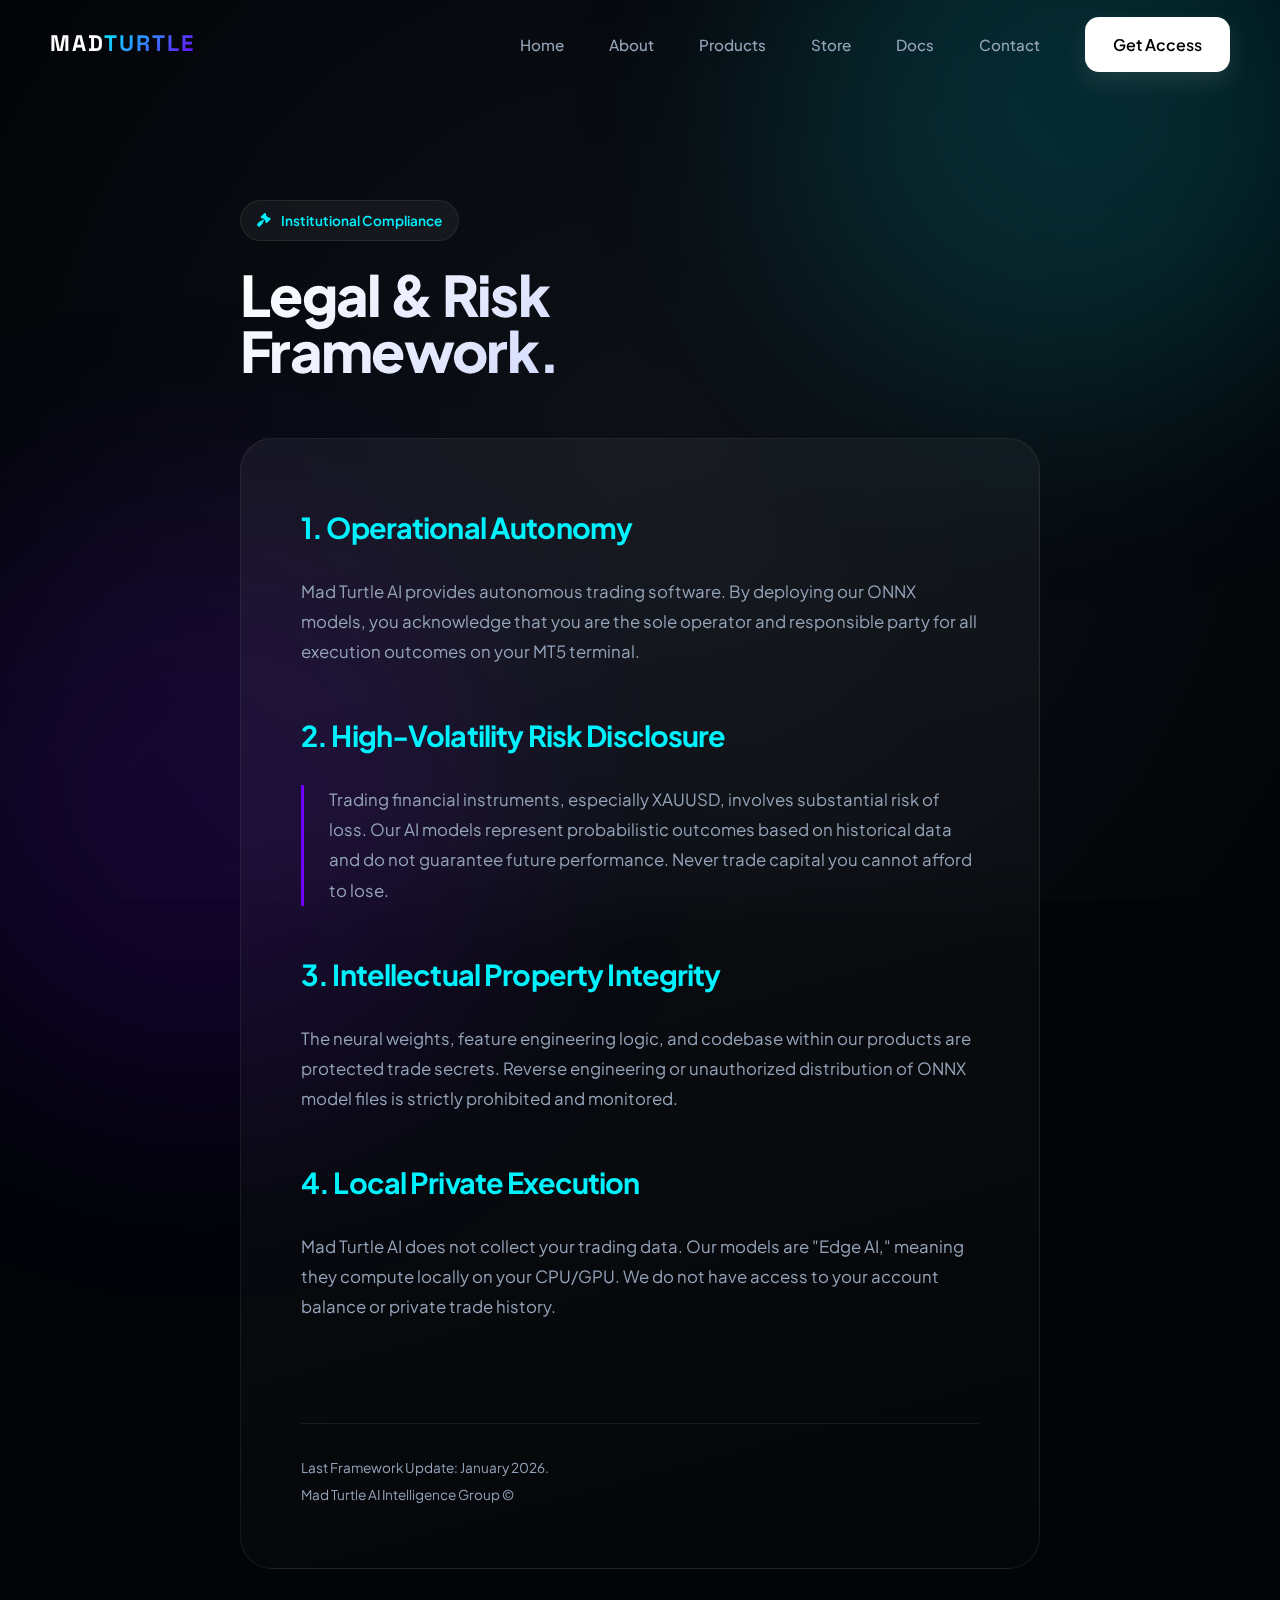
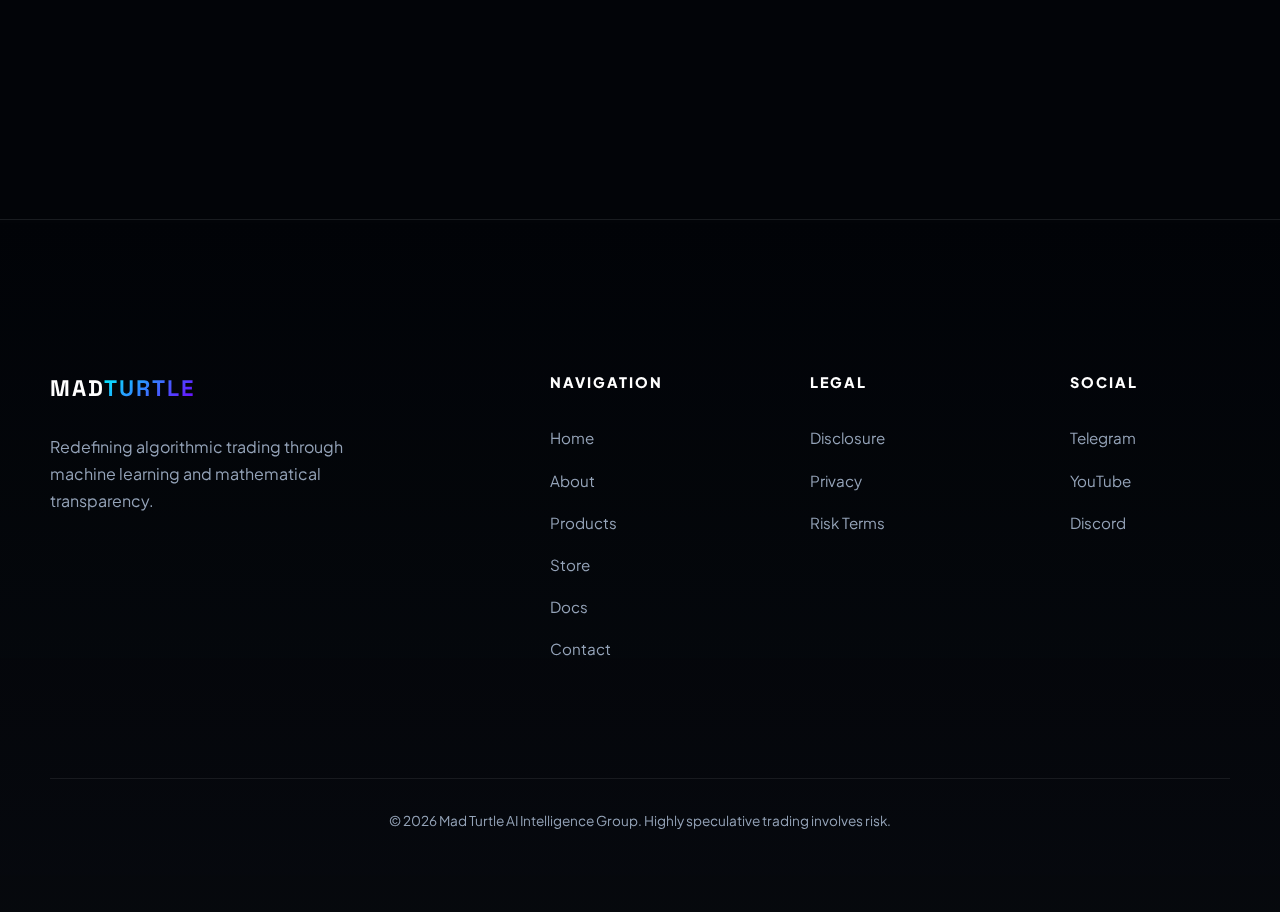
<file: terms.html>
<!DOCTYPE html>
<html lang="en">

<head>
    <meta charset="UTF-8">
    <meta name="viewport" content="width=device-width, initial-scale=1.0">
    <title>Disclosure & Risk Terms | Mad Turtle AI</title>

    <!-- Favicon -->
    <link rel="icon" type="image/png" sizes="32x32" href="assets/favicon-32x32.png">
    <link rel="icon" type="image/png" sizes="16x16" href="assets/favicon-16x16.png">
    <link rel="apple-touch-icon" sizes="180x180" href="assets/apple-touch-icon.png">
    <link rel="manifest" href="site.webmanifest">
    <meta name="theme-color" content="#020408">

    <link rel="stylesheet" href="style.css">
    <link rel="stylesheet" href="https://cdnjs.cloudflare.com/ajax/libs/font-awesome/6.5.1/css/all.min.css">
</head>

<body>

    <div class="canvas-bg"></div>
    <div class="glow-orb orb-primary"></div>
    <div class="glow-orb orb-secondary"></div>

    <header id="site-header">
        <div class="nav-container">
            <a href="index.html" class="logo">MAD<span class="accent-gradient">TURTLE</span></a>
            <nav class="nav-links">
                <a href="index.html" class="nav-link">Home</a>
                <a href="about.html" class="nav-link">About</a>
                <a href="products.html" class="nav-link">Products</a>
                <a href="store.html" class="nav-link">Store</a>
                <a href="docs.html" class="nav-link">Docs</a>
                <a href="contact.html" class="nav-link">Contact</a>
                <a href="https://infinityalgoacademy.net/item/ai-machine-learning-trading-bot-mad-turtle/"
                    class="btn-v2 btn-premium">Get Access</a>
            </nav>
        </div>
    </header>

    <section class="hero-v2 container-v2" style="padding-top: 200px; padding-bottom: 100px;">
        <div style="max-width: 800px; margin: 0 auto;">
            <div class="hero-tag reveal-v2">
                <i class="fas fa-gavel"></i>
                <span>Institutional Compliance</span>
            </div>
            <h1 class="hero-title text-gradient reveal-v2" style="font-size: 3.5rem;">Legal & Risk <br>Framework.</h1>

            <div class="feature-card-v2 reveal-v2"
                style="margin-top: 60px; text-align: left; padding: 60px; line-height: 2;">
                <h3 style="color: var(--primary-glow); margin-bottom: 20px;">1. Operational Autonomy</h3>
                <p style="color: var(--text-dim); margin-bottom: 40px;">Mad Turtle AI provides autonomous trading
                    software. By deploying our ONNX models, you acknowledge that you are the sole operator and
                    responsible party for all execution outcomes on your MT5 terminal.</p>

                <h3 style="color: var(--primary-glow); margin-bottom: 20px;">2. High-Volatility Risk Disclosure</h3>
                <p
                    style="color: var(--text-dim); margin-bottom: 40px; border-left: 3px solid var(--secondary-glow); padding-left: 25px;">
                    Trading financial instruments, especially XAUUSD, involves substantial risk of loss. Our AI models
                    represent probabilistic outcomes based on historical data and do not guarantee future performance.
                    Never trade capital you cannot afford to lose.</p>

                <h3 style="color: var(--primary-glow); margin-bottom: 20px;">3. Intellectual Property Integrity</h3>
                <p style="color: var(--text-dim); margin-bottom: 40px;">The neural weights, feature engineering logic,
                    and codebase within our products are protected trade secrets. Reverse engineering or unauthorized
                    distribution of ONNX model files is strictly prohibited and monitored.</p>

                <h3 style="color: var(--primary-glow); margin-bottom: 20px;">4. Local Private Execution</h3>
                <p style="color: var(--text-dim); margin-bottom: 40px;">Mad Turtle AI does not collect your trading
                    data. Our models are "Edge AI," meaning they compute locally on your CPU/GPU. We do not have access
                    to your account balance or private trade history.</p>

                <div
                    style="margin-top: 60px; padding-top: 30px; border-top: 1px solid var(--border-glass); color: var(--text-dim); font-size: 0.85rem;">
                    Last Framework Update: January 2026. <br>
                    Mad Turtle AI Intelligence Group &copy;
                </div>
            </div>
        </div>
    </section>

    <footer-v2>
        <div class="container-v2">
            <div class="footer-grid-v2">
                <div>
                    <a href="index.html" class="logo">MAD<span class="accent-gradient">TURTLE</span></a>
                    <p class="footer-desc">Redefining algorithmic trading through machine learning and mathematical
                        transparency.</p>
                </div>
                <div>
                    <h4 class="footer-title">Navigation</h4>
                    <ul class="footer-links-list">
                        <li><a href="index.html">Home</a></li>
                        <li><a href="about.html">About</a></li>
                        <li><a href="products.html">Products</a></li>
                        <li><a href="store.html">Store</a></li>
                        <li><a href="docs.html">Docs</a></li>
                        <li><a href="contact.html">Contact</a></li>
                    </ul>
                </div>
                <div>
                    <h4 class="footer-title">Legal</h4>
                    <ul class="footer-links-list">
                        <li><a href="terms.html">Disclosure</a></li>
                        <li><a href="terms.html">Privacy</a></li>
                        <li><a href="terms.html">Risk Terms</a></li>
                    </ul>
                </div>
                <div>
                    <h4 class="footer-title">Social</h4>
                    <ul class="footer-links-list">
                        <li><a href="#">Telegram</a></li>
                        <li><a href="#">YouTube</a></li>
                        <li><a href="#">Discord</a></li>
                    </ul>
                </div>
            </div>
            <div
                style="text-align: center; color: var(--text-dim); font-size: 0.85rem; border-top: 1px solid var(--border-glass); padding-top: 30px;">
                &copy; 2026 Mad Turtle AI Intelligence Group. Highly speculative trading involves risk.
            </div>
        </div>
    </footer-v2>

    <script src="script.js"></script>
</body>

</html>
</file>
<file: style.css>
/* 
  MAD TURTLE AI - V2 REDESIGN
  ULTRA-PREMIUM DARK AESTHETIC | NEOMORPHIC & GLASSMORPHISM HYBRID
*/

@import url('https://fonts.googleapis.com/css2?family=Plus+Jakarta+Sans:wght@200;300;400;500;600;700;800&family=Space+Grotesk:wght@300;400;500;600;700&display=swap');

:root {
    --primary-glow: #00f2ff;
    --secondary-glow: #7000ff;
    --bg-dark: #020408;
    --bg-card: rgba(13, 17, 23, 0.7);
    --border-glass: rgba(255, 255, 255, 0.08);
    --text-main: #f8fafc;
    --text-dim: #94a3b8;
    --font-jakarta: 'Plus Jakarta Sans', sans-serif;
    --font-grotesk: 'Space Grotesk', sans-serif;
    --transition-smooth: all 0.6s cubic-bezier(0.23, 1, 0.32, 1);
}

* {
    margin: 0;
    padding: 0;
    box-sizing: border-box;
    scroll-behavior: smooth;
}

body {
    background-color: var(--bg-dark);
    color: var(--text-main);
    font-family: var(--font-jakarta);
    line-height: 1.7;
    overflow-x: hidden;
}

/* Luxury Background */
.canvas-bg {
    position: fixed;
    top: 0;
    left: 0;
    width: 100%;
    height: 100%;
    z-index: -1;
    background: radial-gradient(circle at 50% 50%, #0d1117 0%, #020408 100%);
}

.glow-orb {
    position: fixed;
    width: 600px;
    height: 600px;
    border-radius: 50%;
    filter: blur(120px);
    z-index: -1;
    opacity: 0.15;
    pointer-events: none;
}

.orb-primary {
    background: var(--primary-glow);
    top: -200px;
    right: -100px;
}

.orb-secondary {
    background: var(--secondary-glow);
    bottom: -200px;
    left: -100px;
}

/* Typography */
h1,
h2,
h3 {
    font-family: var(--font-jakarta);
    letter-spacing: -0.03em;
}

.text-gradient {
    background: linear-gradient(135deg, #fff 0%, #a5b4fc 100%);
    -webkit-background-clip: text;
    background-clip: text;
    -webkit-text-fill-color: transparent;
}

.accent-gradient {
    background: linear-gradient(135deg, var(--primary-glow), var(--secondary-glow));
    -webkit-background-clip: text;
    background-clip: text;
    -webkit-text-fill-color: transparent;
}

/* Header */
header {
    height: 90px;
    display: flex;
    align-items: center;
    position: fixed;
    top: 0;
    width: 100%;
    z-index: 1000;
    transition: var(--transition-smooth);
    border-bottom: 1px solid transparent;
}

header.scrolled {
    background: rgba(2, 4, 8, 0.85);
    backdrop-filter: blur(25px);
    border-bottom: 1px solid var(--border-glass);
    height: 75px;
}

.nav-container {
    max-width: 1300px;
    margin: 0 auto;
    width: 100%;
    padding: 0 50px;
    display: flex;
    justify-content: space-between;
    align-items: center;
}

.logo {
    font-size: 1.4rem;
    font-weight: 800;
    text-decoration: none;
    color: #fff;
    font-family: var(--font-grotesk);
    letter-spacing: 2px;
}

.nav-links {
    display: flex;
    gap: 45px;
    align-items: center;
}

.nav-link {
    color: var(--text-dim);
    text-decoration: none;
    font-weight: 500;
    font-size: 0.95rem;
    transition: var(--transition-smooth);
    position: relative;
}

.nav-link:hover {
    color: #fff;
}

.nav-link::after {
    content: '';
    position: absolute;
    bottom: -5px;
    left: 0;
    width: 0;
    height: 1.5px;
    background: var(--primary-glow);
    transition: var(--transition-smooth);
}

.nav-link:hover::after {
    width: 100%;
}

/* Buttons */
.btn-v2 {
    padding: 14px 28px;
    border-radius: 14px;
    font-weight: 600;
    text-decoration: none;
    transition: var(--transition-smooth);
    display: inline-flex;
    align-items: center;
    gap: 10px;
    cursor: pointer;
}

.btn-premium {
    background: #fff;
    color: #000;
    box-shadow: 0 10px 25px rgba(255, 255, 255, 0.1);
}

.btn-premium:hover {
    transform: translateY(-3px) scale(1.02);
    box-shadow: 0 15px 35px rgba(255, 255, 255, 0.2);
}

.btn-glass {
    background: rgba(255, 255, 255, 0.03);
    border: 1px solid var(--border-glass);
    color: #fff;
    backdrop-filter: blur(10px);
}

.btn-glass:hover {
    background: rgba(255, 255, 255, 0.08);
    border-color: var(--primary-glow);
    transform: translateY(-3px);
}

/* Sections */
.hero-v2 {
    padding: 160px 0 80px;
    min-height: 100vh;
    display: flex;
    align-items: center;
    position: relative;
}

.hero-grid {
    display: grid;
    grid-template-columns: 1fr 1fr;
    gap: 80px;
    align-items: center;
}

.hero-tag {
    display: inline-flex;
    align-items: center;
    gap: 10px;
    background: rgba(255, 255, 255, 0.05);
    padding: 8px 16px;
    border-radius: 100px;
    border: 1px solid var(--border-glass);
    font-size: 0.85rem;
    font-weight: 600;
    margin-bottom: 25px;
    color: var(--primary-glow);
}

.hero-title {
    font-size: 4.8rem;
    line-height: 1;
    margin-bottom: 30px;
    font-weight: 800;
}

.hero-desc {
    font-size: 1.25rem;
    color: var(--text-dim);
    margin-bottom: 45px;
    max-width: 550px;
}

.hero-image-v2 {
    position: relative;
    border-radius: 40px;
    padding: 20px;
    background: linear-gradient(135deg, rgba(255, 255, 255, 0.05), transparent);
    border: 1px solid var(--border-glass);
}

.hero-image-v2 img {
    width: 100%;
    border-radius: 30px;
    box-shadow: 0 50px 100px rgba(0, 0, 0, 0.8);
    transition: var(--transition-smooth);
}

.hero-image-v2:hover img {
    transform: scale(1.02) rotate(-1deg);
}

/* Features Premium */
.features-v2 {
    padding: 120px 0;
    margin-bottom: 100px;
    position: relative;
    display: block;
    width: 100%;
    clear: both;
}

.section-header {
    text-align: center;
    margin-bottom: 100px;
}

.section-header h2 {
    font-size: 4rem;
    margin-bottom: 25px;
    font-weight: 850;
    letter-spacing: -0.04em;
    text-shadow: 0 0 30px rgba(255, 255, 255, 0.1);
}

.feature-grid-v2 {
    display: grid;
    grid-template-columns: repeat(12, 1fr);
    grid-auto-rows: minmax(300px, auto);
    gap: 25px;
}

.feature-card-v2 {
    background: linear-gradient(165deg, rgba(255, 255, 255, 0.05) 0%, rgba(255, 255, 255, 0.01) 100%);
    border: 1px solid var(--border-glass);
    padding: 50px;
    border-radius: 32px;
    transition: var(--transition-smooth);
    position: relative;
    overflow: hidden;
    backdrop-filter: blur(30px);
    display: flex;
    flex-direction: column;
    justify-content: space-between;
    grid-column: span 4;
}

.feature-card-v2.large {
    grid-column: span 8;
    flex-direction: row;
    align-items: center;
    gap: 40px;
}

.feature-card-v2.medium {
    grid-column: span 4;
}

.feature-card-v2.wide {
    grid-column: span 12;
    flex-direction: row;
    align-items: center;
    gap: 60px;
    padding: 60px;
}

.feature-card-v2::before {
    content: '';
    position: absolute;
    top: 0;
    left: 0;
    width: 100%;
    height: 100%;
    background: radial-gradient(circle at top right, rgba(0, 242, 255, 0.08), transparent);
    opacity: 0;
    transition: var(--transition-smooth);
    z-index: 0;
}

.feature-card-v2>* {
    position: relative;
    z-index: 1;
}

.feature-card-v2 h3 {
    font-size: 1.8rem;
    margin-bottom: 20px;
    color: #fff;
    font-weight: 700;
}

.feature-card-v2 p {
    color: var(--text-dim);
    font-size: 1.05rem;
    line-height: 1.8;
}

.card-badge {
    position: absolute;
    top: 40px;
    right: 40px;
    font-size: 0.65rem;
    font-weight: 800;
    text-transform: uppercase;
    letter-spacing: 1.5px;
    padding: 6px 12px;
    border-radius: 6px;
    background: rgba(255, 255, 255, 0.03);
    border: 1px solid var(--border-glass);
    color: var(--text-dim);
}

.feature-card-v2:hover {
    transform: translateY(-8px) scale(1.01);
    border-color: rgba(0, 242, 255, 0.3);
    background: linear-gradient(165deg, rgba(255, 255, 255, 0.08) 0%, rgba(255, 255, 255, 0.02) 100%);
    box-shadow:
        0 30px 60px rgba(0, 0, 0, 0.5),
        inset 0 0 30px rgba(0, 242, 255, 0.05);
}

.feature-card-v2::after {
    content: '';
    position: absolute;
    inset: 0;
    background: radial-gradient(800px circle at var(--mouse-x, 50%) var(--mouse-y, 50%), rgba(0, 242, 255, 0.06), transparent 40%);
    opacity: 0;
    transition: opacity 0.5s;
    z-index: 1;
}

.feature-card-v2:hover::after {
    opacity: 1;
}

.feature-card-v2:hover::before {
    opacity: 1;
    transform: scale(1.2);
}

.icon-box {
    width: 80px;
    height: 80px;
    background: rgba(255, 255, 255, 0.03);
    border-radius: 24px;
    display: flex;
    align-items: center;
    justify-content: center;
    font-size: 2rem;
    color: var(--primary-glow);
    margin-bottom: 35px;
    border: 1px solid var(--border-glass);
    transition: var(--transition-smooth);
    box-shadow: inset 0 0 15px rgba(255, 255, 255, 0.02);
}

.feature-card-v2:hover .icon-box {
    background: rgba(0, 242, 255, 0.1);
    border-color: var(--primary-glow);
    transform: scale(1.1) rotate(5deg);
    color: #fff;
    box-shadow: 0 0 25px rgba(0, 242, 255, 0.2);
}

/* Stats Floating */
.stats-floating {
    background: var(--bg-card);
    backdrop-filter: blur(25px);
    border: 1px solid var(--border-glass);
    border-radius: 40px;
    padding: 60px;
    display: grid;
    grid-template-columns: repeat(4, 1fr);
    margin: 40px auto;
    /* Removed negative margin to prevent overlap */
    position: relative;
    z-index: 10;
    max-width: 1200px;
    box-shadow: 0 40px 100px rgba(0, 0, 0, 0.4);
}

.stat-v2 {
    text-align: center;
    border-right: 1px solid var(--border-glass);
}

.stat-v2:last-child {
    border: none;
}

.stat-val-v2 {
    font-size: 3rem;
    font-weight: 800;
    display: block;
    margin-bottom: 5px;
}

.stat-label-v2 {
    font-size: 0.85rem;
    color: var(--text-dim);
    text-transform: uppercase;
    letter-spacing: 2px;
}

/* Footer Premium */
footer-v2 {
    display: block;
    width: 100%;
    padding: 150px 0 80px;
    margin-top: 150px;
    border-top: 1px solid var(--border-glass);
    background: linear-gradient(to bottom, transparent, rgba(13, 17, 23, 0.4));
    position: relative;
    clear: both;
}

.footer-grid-v2 {
    display: grid;
    grid-template-columns: 2.5fr 1fr 1fr 1fr;
    gap: 100px;
    margin-bottom: 100px;
}

.footer-desc {
    color: var(--text-dim);
    margin-top: 25px;
    max-width: 350px;
}

.footer-title {
    font-weight: 800;
    font-size: 0.9rem;
    margin-bottom: 30px;
    color: #fff;
    text-transform: uppercase;
    letter-spacing: 2px;
}

.footer-links-list {
    list-style: none;
}

.footer-links-list li {
    margin-bottom: 15px;
}

.footer-links-list a {
    color: var(--text-dim);
    text-decoration: none;
    transition: var(--transition-smooth);
    font-size: 0.95rem;
    display: inline-block;
}

.footer-links-list a:hover {
    color: var(--primary-glow);
    transform: translateX(8px);
}

/* Global Container */
.container-v2 {
    max-width: 1400px;
    margin: 0 auto;
    padding: 0 50px;
}

/* Animations */
.reveal-v2 {
    opacity: 0;
    transform: translateY(40px);
    transition: all 1s cubic-bezier(0.23, 1, 0.32, 1);
}

.reveal-v2.active {
    opacity: 1;
    transform: translateY(0);
}

@media (max-width: 1100px) {
    .hero-grid {
        grid-template-columns: 1fr;
        text-align: center;
        gap: 60px;
    }

    .hero-desc {
        margin: 0 auto 40px;
    }

    .hero-title {
        font-size: 3.5rem;
    }

    .feature-grid-v2 {
        grid-template-columns: repeat(2, 1fr);
    }

    .feature-card-v2.large,
    .feature-card-v2.medium,
    .feature-card-v2.wide {
        grid-column: span 2;
        flex-direction: column;
        align-items: flex-start;
        padding: 40px;
    }

    .footer-grid-v2 {
        grid-template-columns: 1fr 1fr;
    }
}

@media (max-width: 768px) {

    /* Mobile Navigation */
    .nav-container {
        padding: 0 20px;
    }

    .mobile-menu-toggle {
        display: flex;
        flex-direction: column;
        gap: 5px;
        cursor: pointer;
        z-index: 1001;
        padding: 10px;
    }

    .mobile-menu-toggle span {
        width: 25px;
        height: 2px;
        background: var(--primary-glow);
        transition: all 0.3s ease;
        border-radius: 2px;
    }

    .mobile-menu-toggle.active span:nth-child(1) {
        transform: rotate(45deg) translate(7px, 7px);
    }

    .mobile-menu-toggle.active span:nth-child(2) {
        opacity: 0;
    }

    .mobile-menu-toggle.active span:nth-child(3) {
        transform: rotate(-45deg) translate(7px, -7px);
    }

    .nav-links {
        position: fixed;
        top: 0;
        right: -100%;
        width: 280px;
        height: 100vh;
        background: rgba(2, 4, 8, 0.98);
        backdrop-filter: blur(30px);
        border-left: 1px solid var(--border-glass);
        flex-direction: column;
        padding: 100px 30px 30px;
        gap: 25px;
        transition: right 0.4s cubic-bezier(0.4, 0, 0.2, 1);
        box-shadow: -10px 0 50px rgba(0, 0, 0, 0.5);
        overflow-y: auto;
    }

    .nav-links.active {
        right: 0;
    }

    .nav-link {
        font-size: 1.1rem;
        padding: 10px 0;
        border-bottom: 1px solid rgba(255, 255, 255, 0.05);
    }

    .nav-link::after {
        display: none;
    }

    .btn-premium {
        width: 100%;
        justify-content: center;
        margin-top: 20px;
    }

    /* Feature Grid */
    .feature-grid-v2 {
        grid-template-columns: 1fr;
    }

    .feature-card-v2.large,
    .feature-card-v2.medium,
    .feature-card-v2.wide {
        grid-column: span 1;
        padding: 30px;
    }

    /* Stats */
    .stats-floating {
        grid-template-columns: 1fr 1fr;
        gap: 30px;
        padding: 40px 25px;
        margin: 20px;
    }

    .stat-v2 {
        border: none;
    }

    .stat-val-v2 {
        font-size: 2rem;
    }

    .stat-label-v2 {
        font-size: 0.75rem;
    }

    /* Hero */
    .hero-title {
        font-size: 2.5rem;
    }

    .hero-desc {
        font-size: 1rem;
    }

    .section-header h2 {
        font-size: 2.5rem;
    }

    /* Footer */
    .footer-grid-v2 {
        grid-template-columns: 1fr;
        gap: 40px;
    }

    .container-v2 {
        padding: 0 20px;
    }
}

@media (max-width: 480px) {
    .stats-floating {
        grid-template-columns: 1fr;
        gap: 20px;
        padding: 30px 20px;
    }

    .hero-title {
        font-size: 2rem;
    }

    .section-header h2 {
        font-size: 2rem;
    }

    .feature-card-v2 {
        padding: 25px;
    }
}

/* Mobile Menu Toggle Button (Hidden on Desktop) */
.mobile-menu-toggle {
    display: none;
}

@media (max-width: 768px) {
    .mobile-menu-toggle {
        display: flex;
    }
}
</file>
